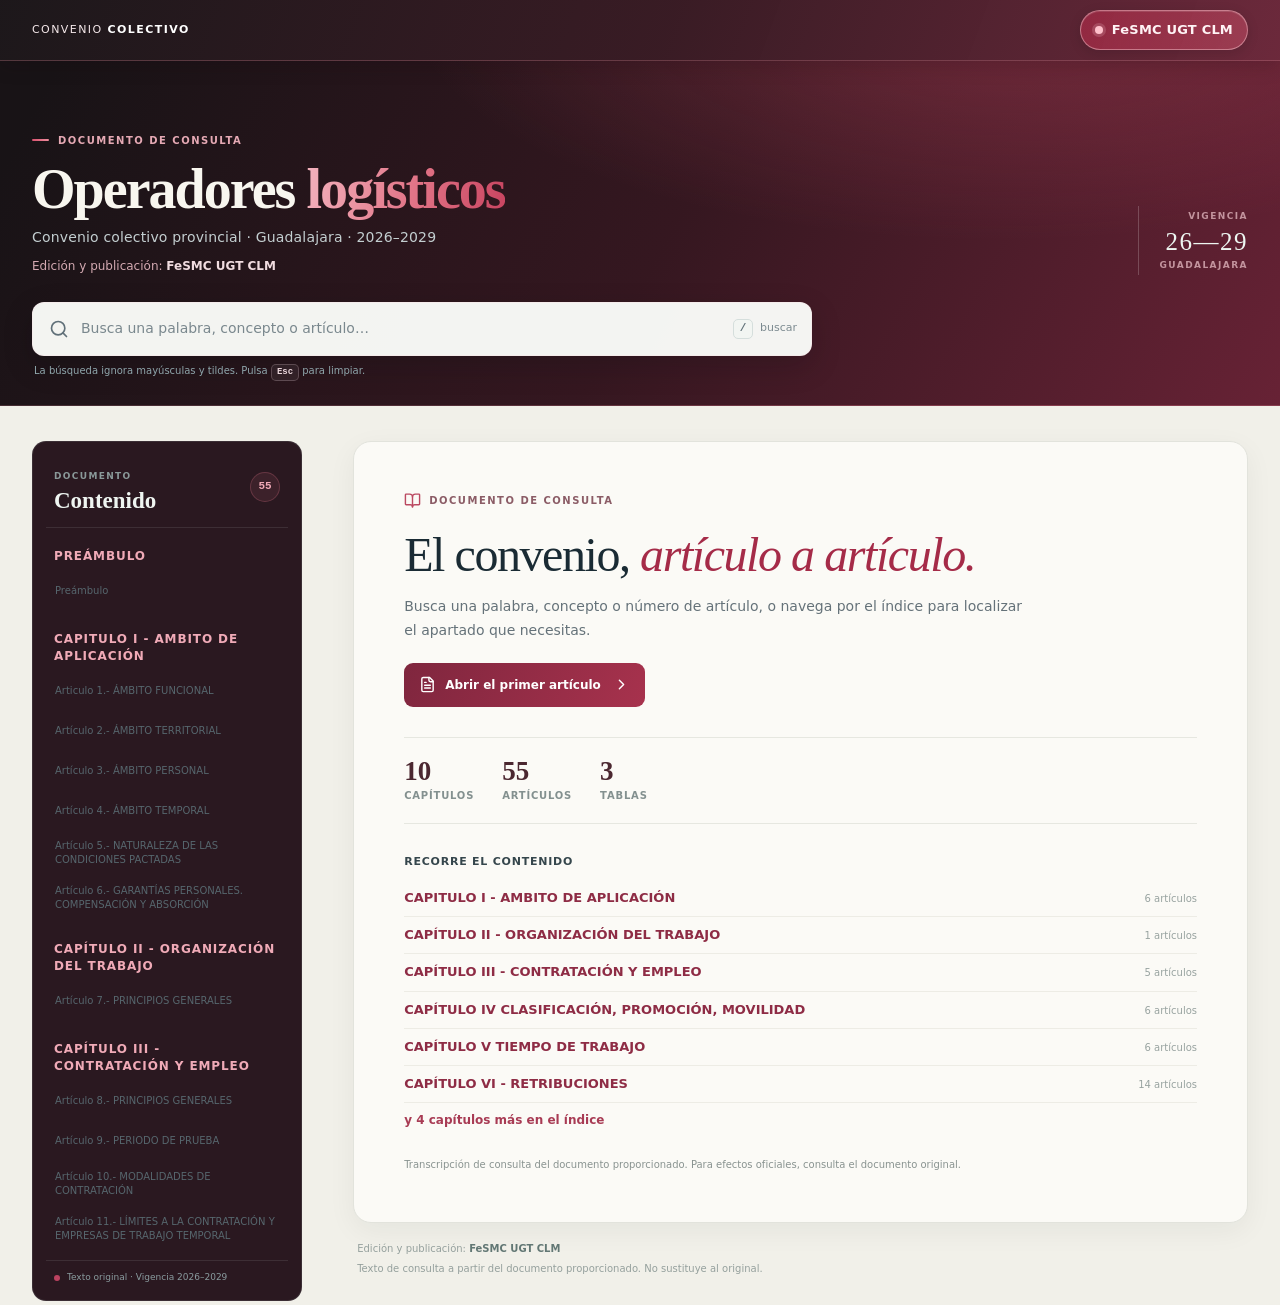
<file: index.html>
<!doctype html>
<html lang="es">
  <head>
    <meta charset="UTF-8" />
    <meta name="viewport" content="width=device-width, initial-scale=1.0" />
    <meta name="theme-color" content="#111c25" />
    <meta name="description" content="Consulta el Convenio Colectivo Provincial de Operadores Logísticos de Guadalajara 2026–2029. Índice por artículos, búsqueda y tablas salariales." />
    <title>Convenio Colectivo de Operadores Logísticos · Guadalajara</title>
    <script type="module" crossorigin src="./assets/index-B6mW_uEr.js"></script>
    <link rel="stylesheet" crossorigin href="./assets/index-S54Q4Ndl.css">
  </head>
  <body>
    <div id="root"></div>
  </body>
</html>
</file>
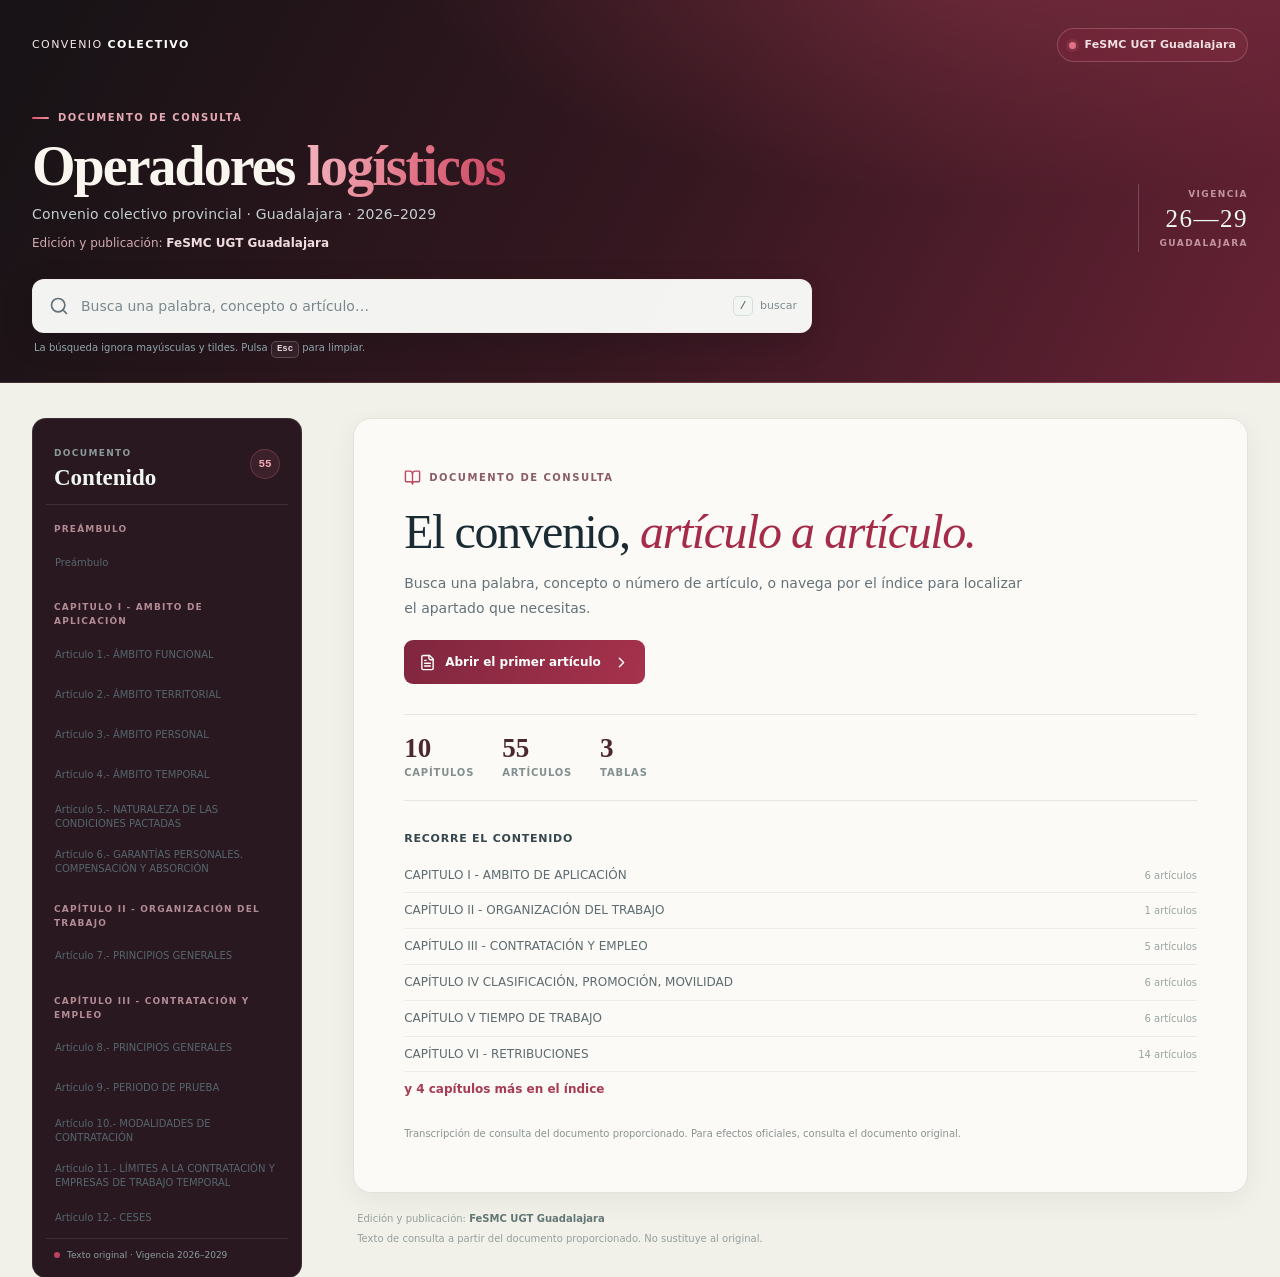
<file: index1.html>
<!doctype html>
<html lang="es">
  <head>
    <meta charset="UTF-8" />
    <meta name="viewport" content="width=device-width, initial-scale=1.0" />
    <meta name="theme-color" content="#111c25" />
    <meta name="description" content="Consulta el Convenio Colectivo Provincial de Operadores Logísticos de Guadalajara 2026–2029. Índice por artículos, búsqueda y tablas salariales." />
    <title>Convenio Colectivo de Operadores Logísticos · Guadalajara</title>
    <script type="module" crossorigin src="./assets/index-BCeor7KU.js"></script>
    <link rel="stylesheet" crossorigin href="./assets/index-DaNsgHGM.css">
  </head>
  <body>
    <div id="root"></div>
  </body>
</html>
</file>
<file: assets/index-S54Q4Ndl.css>
@layer properties{@supports (((-webkit-hyphens:none)) and (not (margin-trim:inline))) or ((-moz-orient:inline) and (not (color:rgb(from red r g b)))){*,:before,:after,::backdrop{--tw-translate-x:0;--tw-translate-y:0;--tw-translate-z:0;--tw-rotate-x:initial;--tw-rotate-y:initial;--tw-rotate-z:initial;--tw-skew-x:initial;--tw-skew-y:initial;--tw-space-y-reverse:0;--tw-space-x-reverse:0;--tw-border-style:solid;--tw-gradient-position:initial;--tw-gradient-from:#0000;--tw-gradient-via:#0000;--tw-gradient-to:#0000;--tw-gradient-stops:initial;--tw-gradient-via-stops:initial;--tw-gradient-from-position:0%;--tw-gradient-via-position:50%;--tw-gradient-to-position:100%;--tw-leading:initial;--tw-font-weight:initial;--tw-tracking:initial;--tw-ordinal:initial;--tw-slashed-zero:initial;--tw-numeric-figure:initial;--tw-numeric-spacing:initial;--tw-numeric-fraction:initial;--tw-shadow:0 0 #0000;--tw-shadow-color:initial;--tw-shadow-alpha:100%;--tw-inset-shadow:0 0 #0000;--tw-inset-shadow-color:initial;--tw-inset-shadow-alpha:100%;--tw-ring-color:initial;--tw-ring-shadow:0 0 #0000;--tw-inset-ring-color:initial;--tw-inset-ring-shadow:0 0 #0000;--tw-ring-inset:initial;--tw-ring-offset-width:0px;--tw-ring-offset-color:#fff;--tw-ring-offset-shadow:0 0 #0000;--tw-outline-style:solid;--tw-backdrop-blur:initial;--tw-backdrop-brightness:initial;--tw-backdrop-contrast:initial;--tw-backdrop-grayscale:initial;--tw-backdrop-hue-rotate:initial;--tw-backdrop-invert:initial;--tw-backdrop-opacity:initial;--tw-backdrop-saturate:initial;--tw-backdrop-sepia:initial;--tw-duration:initial;--tw-ease:initial;--tw-content:""}}}@layer theme{:root,:host{--font-sans:ui-sans-serif,system-ui,sans-serif,"Apple Color Emoji","Segoe UI Emoji","Segoe UI Symbol","Noto Color Emoji";--font-mono:ui-monospace,SFMono-Regular,Menlo,Monaco,Consolas,"Liberation Mono","Courier New",monospace;--color-red-100:oklch(93.6% .032 17.717);--color-red-500:oklch(63.7% .237 25.331);--color-blue-600:oklch(54.6% .245 262.881);--color-blue-700:oklch(48.8% .243 264.376);--color-slate-50:oklch(98.4% .003 247.858);--color-slate-100:oklch(96.8% .007 247.896);--color-slate-600:oklch(44.6% .043 257.281);--color-slate-700:oklch(37.2% .044 257.287);--color-slate-900:oklch(20.8% .042 265.755);--color-black:#000;--color-white:#fff;--spacing:.25rem;--container-xs:20rem;--container-sm:24rem;--container-md:28rem;--container-lg:32rem;--container-2xl:42rem;--container-6xl:72rem;--text-xs:.75rem;--text-xs--line-height:calc(1/.75);--text-sm:.875rem;--text-sm--line-height:calc(1.25/.875);--text-base:1rem;--text-base--line-height: 1.5 ;--text-lg:1.125rem;--text-lg--line-height:calc(1.75/1.125);--text-xl:1.25rem;--text-xl--line-height:calc(1.75/1.25);--text-2xl:1.5rem;--text-2xl--line-height:calc(2/1.5);--text-3xl:1.875rem;--text-3xl--line-height: 1.2 ;--text-4xl:2.25rem;--text-4xl--line-height:calc(2.5/2.25);--font-weight-normal:400;--font-weight-medium:500;--font-weight-semibold:600;--font-weight-bold:700;--tracking-tight:-.025em;--tracking-widest:.1em;--leading-snug:1.375;--leading-normal:1.5;--leading-relaxed:1.625;--radius-xs:.125rem;--radius-sm:.25rem;--radius-md:.375rem;--radius-lg:.5rem;--radius-xl:.75rem;--ease-in-out:cubic-bezier(.4,0,.2,1);--animate-spin:spin 1s linear infinite;--animate-pulse:pulse 2s cubic-bezier(.4,0,.6,1)infinite;--blur-sm:8px;--blur-2xl:40px;--aspect-video:16/9;--default-transition-duration:.15s;--default-transition-timing-function:cubic-bezier(.4,0,.2,1);--default-font-family:var(--font-sans);--default-mono-font-family:var(--font-mono)}}@layer base{*,:after,:before,::backdrop{box-sizing:border-box;border:0 solid;margin:0;padding:0}::file-selector-button{box-sizing:border-box;border:0 solid;margin:0;padding:0}html,:host{-webkit-text-size-adjust:100%;tab-size:4;line-height:1.5;font-family:var(--default-font-family,ui-sans-serif,system-ui,sans-serif,"Apple Color Emoji","Segoe UI Emoji","Segoe UI Symbol","Noto Color Emoji");font-feature-settings:var(--default-font-feature-settings,normal);font-variation-settings:var(--default-font-variation-settings,normal);-webkit-tap-highlight-color:transparent}hr{height:0;color:inherit;border-top-width:1px}abbr:where([title]){-webkit-text-decoration:underline dotted;text-decoration:underline dotted}h1,h2,h3,h4,h5,h6{font-size:inherit;font-weight:inherit}a{color:inherit;-webkit-text-decoration:inherit;text-decoration:inherit}b,strong{font-weight:bolder}code,kbd,samp,pre{font-family:var(--default-mono-font-family,ui-monospace,SFMono-Regular,Menlo,Monaco,Consolas,"Liberation Mono","Courier New",monospace);font-feature-settings:var(--default-mono-font-feature-settings,normal);font-variation-settings:var(--default-mono-font-variation-settings,normal);font-size:1em}small{font-size:80%}sub,sup{vertical-align:baseline;font-size:75%;line-height:0;position:relative}sub{bottom:-.25em}sup{top:-.5em}table{text-indent:0;border-color:inherit;border-collapse:collapse}:-moz-focusring{outline:auto}progress{vertical-align:baseline}summary{display:list-item}ol,ul,menu{list-style:none}img,svg,video,canvas,audio,iframe,embed,object{vertical-align:middle;display:block}img,video{max-width:100%;height:auto}button,input,select,optgroup,textarea{font:inherit;font-feature-settings:inherit;font-variation-settings:inherit;letter-spacing:inherit;color:inherit;opacity:1;background-color:#0000;border-radius:0}::file-selector-button{font:inherit;font-feature-settings:inherit;font-variation-settings:inherit;letter-spacing:inherit;color:inherit;opacity:1;background-color:#0000;border-radius:0}:where(select:is([multiple],[size])) optgroup{font-weight:bolder}:where(select:is([multiple],[size])) optgroup option{padding-inline-start:20px}::file-selector-button{margin-inline-end:4px}::placeholder{opacity:1}@supports (not ((-webkit-appearance:-apple-pay-button))) or (contain-intrinsic-size:1px){::placeholder{color:currentColor}@supports (color:color-mix(in lab,red,red)){::placeholder{color:color-mix(in oklab,currentcolor 50%,transparent)}}}textarea{resize:vertical}::-webkit-search-decoration{-webkit-appearance:none}::-webkit-date-and-time-value{min-height:1lh;text-align:inherit}::-webkit-datetime-edit{display:inline-flex}::-webkit-datetime-edit-fields-wrapper{padding:0}::-webkit-datetime-edit{padding-block:0}::-webkit-datetime-edit-year-field{padding-block:0}::-webkit-datetime-edit-month-field{padding-block:0}::-webkit-datetime-edit-day-field{padding-block:0}::-webkit-datetime-edit-hour-field{padding-block:0}::-webkit-datetime-edit-minute-field{padding-block:0}::-webkit-datetime-edit-second-field{padding-block:0}::-webkit-datetime-edit-millisecond-field{padding-block:0}::-webkit-datetime-edit-meridiem-field{padding-block:0}::-webkit-calendar-picker-indicator{line-height:1}:-moz-ui-invalid{box-shadow:none}button,input:where([type=button],[type=reset],[type=submit]){appearance:button}::file-selector-button{appearance:button}::-webkit-inner-spin-button{height:auto}::-webkit-outer-spin-button{height:auto}[hidden]:where(:not([hidden=until-found])){display:none!important}}@layer components;@layer utilities{.\@container\/card-header{container:card-header/inline-size}.\@container\/field-group{container:field-group/inline-size}.pointer-events-none{pointer-events:none}.invisible{visibility:hidden}.sr-only{clip-path:inset(50%);white-space:nowrap;border-width:0;width:1px;height:1px;margin:-1px;padding:0;position:absolute;overflow:hidden}.absolute{position:absolute}.fixed{position:fixed}.relative{position:relative}.static{position:static}.sticky{position:sticky}.inset-0{inset:calc(var(--spacing)*0)}.inset-x-0{inset-inline:calc(var(--spacing)*0)}.inset-y-0{inset-block:calc(var(--spacing)*0)}.-top-12{top:calc(var(--spacing)*-12)}.top-0{top:calc(var(--spacing)*0)}.top-1\.5{top:calc(var(--spacing)*1.5)}.top-1\/2{top:50%}.top-3\.5{top:calc(var(--spacing)*3.5)}.top-4{top:calc(var(--spacing)*4)}.top-\[1px\]{top:1px}.top-\[50\%\]{top:50%}.top-\[60\%\]{top:60%}.top-full{top:100%}.-right-12{right:calc(var(--spacing)*-12)}.right-0{right:calc(var(--spacing)*0)}.right-1{right:calc(var(--spacing)*1)}.right-2{right:calc(var(--spacing)*2)}.right-3{right:calc(var(--spacing)*3)}.right-4{right:calc(var(--spacing)*4)}.-bottom-12{bottom:calc(var(--spacing)*-12)}.bottom-0{bottom:calc(var(--spacing)*0)}.bottom-4{bottom:calc(var(--spacing)*4)}.-left-12{left:calc(var(--spacing)*-12)}.left-0{left:calc(var(--spacing)*0)}.left-1\/2{left:50%}.left-2{left:calc(var(--spacing)*2)}.left-4{left:calc(var(--spacing)*4)}.left-\[50\%\]{left:50%}.isolate{isolation:isolate}.z-10{z-index:10}.z-20{z-index:20}.z-40{z-index:40}.z-50{z-index:50}.z-\[1\]{z-index:1}.order-first{order:-9999}.order-last{order:9999}.col-start-2{grid-column-start:2}.row-span-2{grid-row:span 2/span 2}.row-start-1{grid-row-start:1}.container{width:100%}@media(min-width:40rem){.container{max-width:40rem}}@media(min-width:48rem){.container{max-width:48rem}}@media(min-width:64rem){.container{max-width:64rem}}@media(min-width:80rem){.container{max-width:80rem}}@media(min-width:96rem){.container{max-width:96rem}}.\!m-0{margin:calc(var(--spacing)*0)!important}.-mx-1{margin-inline:calc(var(--spacing)*-1)}.mx-2{margin-inline:calc(var(--spacing)*2)}.mx-3\.5{margin-inline:calc(var(--spacing)*3.5)}.mx-4{margin-inline:calc(var(--spacing)*4)}.mx-auto{margin-inline:auto}.-my-2{margin-block:calc(var(--spacing)*-2)}.my-0{margin-block:calc(var(--spacing)*0)}.my-0\.5{margin-block:calc(var(--spacing)*.5)}.my-1{margin-block:calc(var(--spacing)*1)}.-mt-4{margin-top:calc(var(--spacing)*-4)}.mt-1{margin-top:calc(var(--spacing)*1)}.mt-1\.5{margin-top:calc(var(--spacing)*1.5)}.mt-2{margin-top:calc(var(--spacing)*2)}.mt-4{margin-top:calc(var(--spacing)*4)}.mt-12{margin-top:calc(var(--spacing)*12)}.mt-auto{margin-top:auto}.mr-2{margin-right:calc(var(--spacing)*2)}.mb-1{margin-bottom:calc(var(--spacing)*1)}.mb-2{margin-bottom:calc(var(--spacing)*2)}.mb-3{margin-bottom:calc(var(--spacing)*3)}.mb-4{margin-bottom:calc(var(--spacing)*4)}.mb-6{margin-bottom:calc(var(--spacing)*6)}.mb-8{margin-bottom:calc(var(--spacing)*8)}.-ml-4{margin-left:calc(var(--spacing)*-4)}.ml-1{margin-left:calc(var(--spacing)*1)}.ml-2{margin-left:calc(var(--spacing)*2)}.ml-4{margin-left:calc(var(--spacing)*4)}.ml-auto{margin-left:auto}.line-clamp-1{-webkit-line-clamp:1;-webkit-box-orient:vertical;display:-webkit-box;overflow:hidden}.line-clamp-2{-webkit-line-clamp:2;-webkit-box-orient:vertical;display:-webkit-box;overflow:hidden}.block{display:block}.flex{display:flex}.grid{display:grid}.hidden{display:none}.inline-flex{display:inline-flex}.table{display:table}.table-caption{display:table-caption}.table-cell{display:table-cell}.table-row{display:table-row}.field-sizing-content{field-sizing:content}.aspect-square{aspect-ratio:1}.aspect-video{aspect-ratio:var(--aspect-video)}.size-\(--cell-size\){width:var(--cell-size);height:var(--cell-size)}.size-2{width:calc(var(--spacing)*2);height:calc(var(--spacing)*2)}.size-2\.5{width:calc(var(--spacing)*2.5);height:calc(var(--spacing)*2.5)}.size-3{width:calc(var(--spacing)*3);height:calc(var(--spacing)*3)}.size-3\.5{width:calc(var(--spacing)*3.5);height:calc(var(--spacing)*3.5)}.size-4{width:calc(var(--spacing)*4);height:calc(var(--spacing)*4)}.size-6{width:calc(var(--spacing)*6);height:calc(var(--spacing)*6)}.size-7{width:calc(var(--spacing)*7);height:calc(var(--spacing)*7)}.size-8{width:calc(var(--spacing)*8);height:calc(var(--spacing)*8)}.size-9{width:calc(var(--spacing)*9);height:calc(var(--spacing)*9)}.size-10{width:calc(var(--spacing)*10);height:calc(var(--spacing)*10)}.size-12{width:calc(var(--spacing)*12);height:calc(var(--spacing)*12)}.size-auto{width:auto;height:auto}.size-full{width:100%;height:100%}.h-\(--cell-size\){height:var(--cell-size)}.h-1\.5{height:calc(var(--spacing)*1.5)}.h-2{height:calc(var(--spacing)*2)}.h-2\.5{height:calc(var(--spacing)*2.5)}.h-3{height:calc(var(--spacing)*3)}.h-4{height:calc(var(--spacing)*4)}.h-5{height:calc(var(--spacing)*5)}.h-6{height:calc(var(--spacing)*6)}.h-7{height:calc(var(--spacing)*7)}.h-8{height:calc(var(--spacing)*8)}.h-9{height:calc(var(--spacing)*9)}.h-10{height:calc(var(--spacing)*10)}.h-12{height:calc(var(--spacing)*12)}.h-14{height:calc(var(--spacing)*14)}.h-16{height:calc(var(--spacing)*16)}.h-32{height:calc(var(--spacing)*32)}.h-64{height:calc(var(--spacing)*64)}.h-\[1\.15rem\]{height:1.15rem}.h-\[38px\]{height:38px}.h-\[200px\]{height:200px}.h-\[500px\]{height:500px}.h-\[calc\(100\%-1px\)\]{height:calc(100% - 1px)}.h-\[var\(--radix-navigation-menu-viewport-height\)\]{height:var(--radix-navigation-menu-viewport-height)}.h-\[var\(--radix-select-trigger-height\)\]{height:var(--radix-select-trigger-height)}.h-auto{height:auto}.h-full{height:100%}.h-px{height:1px}.h-svh{height:100svh}.max-h-\(--radix-context-menu-content-available-height\){max-height:var(--radix-context-menu-content-available-height)}.max-h-\(--radix-dropdown-menu-content-available-height\){max-height:var(--radix-dropdown-menu-content-available-height)}.max-h-\(--radix-select-content-available-height\){max-height:var(--radix-select-content-available-height)}.max-h-32{max-height:calc(var(--spacing)*32)}.max-h-\[300px\]{max-height:300px}.min-h-0{min-height:calc(var(--spacing)*0)}.min-h-4{min-height:calc(var(--spacing)*4)}.min-h-9{min-height:calc(var(--spacing)*9)}.min-h-16{min-height:calc(var(--spacing)*16)}.min-h-\[200px\]{min-height:200px}.min-h-screen{min-height:100vh}.min-h-svh{min-height:100svh}.w-\(--cell-size\){width:var(--cell-size)}.w-\(--sidebar-width\){width:var(--sidebar-width)}.w-0{width:calc(var(--spacing)*0)}.w-1{width:calc(var(--spacing)*1)}.w-1\/2{width:50%}.w-2{width:calc(var(--spacing)*2)}.w-2\.5{width:calc(var(--spacing)*2.5)}.w-3{width:calc(var(--spacing)*3)}.w-3\/4{width:75%}.w-4{width:calc(var(--spacing)*4)}.w-5{width:calc(var(--spacing)*5)}.w-8{width:calc(var(--spacing)*8)}.w-9{width:calc(var(--spacing)*9)}.w-10{width:calc(var(--spacing)*10)}.w-16{width:calc(var(--spacing)*16)}.w-20{width:calc(var(--spacing)*20)}.w-24{width:calc(var(--spacing)*24)}.w-32{width:calc(var(--spacing)*32)}.w-48{width:calc(var(--spacing)*48)}.w-64{width:calc(var(--spacing)*64)}.w-72{width:calc(var(--spacing)*72)}.w-\[38px\]{width:38px}.w-\[100px\]{width:100px}.w-\[280px\]{width:280px}.w-\[400px\]{width:400px}.w-auto{width:auto}.w-fit{width:fit-content}.w-full{width:100%}.w-max{width:max-content}.w-px{width:1px}.max-w-\(--skeleton-width\){max-width:var(--skeleton-width)}.max-w-2xl{max-width:var(--container-2xl)}.max-w-6xl{max-width:var(--container-6xl)}.max-w-\[80\%\]{max-width:80%}.max-w-\[calc\(100\%-2rem\)\]{max-width:calc(100% - 2rem)}.max-w-lg{max-width:var(--container-lg)}.max-w-max{max-width:max-content}.max-w-md{max-width:var(--container-md)}.max-w-none{max-width:none}.max-w-sm{max-width:var(--container-sm)}.max-w-xs{max-width:var(--container-xs)}.min-w-\(--cell-size\){min-width:var(--cell-size)}.min-w-0{min-width:calc(var(--spacing)*0)}.min-w-5{min-width:calc(var(--spacing)*5)}.min-w-8{min-width:calc(var(--spacing)*8)}.min-w-9{min-width:calc(var(--spacing)*9)}.min-w-10{min-width:calc(var(--spacing)*10)}.min-w-\[8rem\]{min-width:8rem}.min-w-\[12rem\]{min-width:12rem}.min-w-\[var\(--radix-select-trigger-width\)\]{min-width:var(--radix-select-trigger-width)}.flex-1{flex:1}.flex-shrink-0,.shrink-0{flex-shrink:0}.grow{flex-grow:1}.grow-0{flex-grow:0}.basis-full{flex-basis:100%}.caption-bottom{caption-side:bottom}.border-collapse{border-collapse:collapse}.origin-\(--radix-context-menu-content-transform-origin\){transform-origin:var(--radix-context-menu-content-transform-origin)}.origin-\(--radix-dropdown-menu-content-transform-origin\){transform-origin:var(--radix-dropdown-menu-content-transform-origin)}.origin-\(--radix-hover-card-content-transform-origin\){transform-origin:var(--radix-hover-card-content-transform-origin)}.origin-\(--radix-menubar-content-transform-origin\){transform-origin:var(--radix-menubar-content-transform-origin)}.origin-\(--radix-popover-content-transform-origin\){transform-origin:var(--radix-popover-content-transform-origin)}.origin-\(--radix-select-content-transform-origin\){transform-origin:var(--radix-select-content-transform-origin)}.origin-\(--radix-tooltip-content-transform-origin\){transform-origin:var(--radix-tooltip-content-transform-origin)}.-translate-x-1\/2{--tw-translate-x: -50% ;translate:var(--tw-translate-x)var(--tw-translate-y)}.-translate-x-px{--tw-translate-x:-1px;translate:var(--tw-translate-x)var(--tw-translate-y)}.translate-x-\[-50\%\]{--tw-translate-x:-50%;translate:var(--tw-translate-x)var(--tw-translate-y)}.translate-x-px{--tw-translate-x:1px;translate:var(--tw-translate-x)var(--tw-translate-y)}.-translate-y-1\/2{--tw-translate-y: -50% ;translate:var(--tw-translate-x)var(--tw-translate-y)}.translate-y-0\.5{--tw-translate-y:calc(var(--spacing)*.5);translate:var(--tw-translate-x)var(--tw-translate-y)}.translate-y-\[-50\%\]{--tw-translate-y:-50%;translate:var(--tw-translate-x)var(--tw-translate-y)}.translate-y-\[calc\(-50\%_-_2px\)\]{--tw-translate-y: calc(-50% - 2px) ;translate:var(--tw-translate-x)var(--tw-translate-y)}.rotate-45{rotate:45deg}.rotate-90{rotate:90deg}.transform{transform:var(--tw-rotate-x,)var(--tw-rotate-y,)var(--tw-rotate-z,)var(--tw-skew-x,)var(--tw-skew-y,)}.animate-pulse{animation:var(--animate-pulse)}.animate-spin{animation:var(--animate-spin)}.cursor-col-resize{cursor:col-resize}.cursor-default{cursor:default}.cursor-pointer{cursor:pointer}.cursor-text{cursor:text}.touch-none{touch-action:none}.resize-none{resize:none}.scroll-my-1{scroll-margin-block:calc(var(--spacing)*1)}.scroll-py-1{scroll-padding-block:calc(var(--spacing)*1)}.list-disc{list-style-type:disc}.list-none{list-style-type:none}.auto-rows-min{grid-auto-rows:min-content}.grid-cols-1{grid-template-columns:repeat(1,minmax(0,1fr))}.grid-cols-2{grid-template-columns:repeat(2,minmax(0,1fr))}.grid-cols-3{grid-template-columns:repeat(3,minmax(0,1fr))}.grid-cols-\[0_1fr\]{grid-template-columns:0 1fr}.grid-rows-\[auto_auto\]{grid-template-rows:auto auto}.flex-col{flex-direction:column}.flex-col-reverse{flex-direction:column-reverse}.flex-row{flex-direction:row}.flex-wrap{flex-wrap:wrap}.items-center{align-items:center}.items-end{align-items:flex-end}.items-start{align-items:flex-start}.items-stretch{align-items:stretch}.justify-between{justify-content:space-between}.justify-center{justify-content:center}.justify-end{justify-content:flex-end}.justify-start{justify-content:flex-start}.justify-items-start{justify-items:start}.gap-0{gap:calc(var(--spacing)*0)}.gap-0\.5{gap:calc(var(--spacing)*.5)}.gap-1{gap:calc(var(--spacing)*1)}.gap-1\.5{gap:calc(var(--spacing)*1.5)}.gap-2{gap:calc(var(--spacing)*2)}.gap-2\.5{gap:calc(var(--spacing)*2.5)}.gap-3{gap:calc(var(--spacing)*3)}.gap-4{gap:calc(var(--spacing)*4)}.gap-6{gap:calc(var(--spacing)*6)}.gap-7{gap:calc(var(--spacing)*7)}.gap-8{gap:calc(var(--spacing)*8)}:where(.space-y-1>:not(:last-child)){--tw-space-y-reverse:0;margin-block-start:calc(calc(var(--spacing)*1)*var(--tw-space-y-reverse));margin-block-end:calc(calc(var(--spacing)*1)*calc(1 - var(--tw-space-y-reverse)))}:where(.space-y-2>:not(:last-child)){--tw-space-y-reverse:0;margin-block-start:calc(calc(var(--spacing)*2)*var(--tw-space-y-reverse));margin-block-end:calc(calc(var(--spacing)*2)*calc(1 - var(--tw-space-y-reverse)))}:where(.space-y-3>:not(:last-child)){--tw-space-y-reverse:0;margin-block-start:calc(calc(var(--spacing)*3)*var(--tw-space-y-reverse));margin-block-end:calc(calc(var(--spacing)*3)*calc(1 - var(--tw-space-y-reverse)))}:where(.space-y-4>:not(:last-child)){--tw-space-y-reverse:0;margin-block-start:calc(calc(var(--spacing)*4)*var(--tw-space-y-reverse));margin-block-end:calc(calc(var(--spacing)*4)*calc(1 - var(--tw-space-y-reverse)))}:where(.space-y-6>:not(:last-child)){--tw-space-y-reverse:0;margin-block-start:calc(calc(var(--spacing)*6)*var(--tw-space-y-reverse));margin-block-end:calc(calc(var(--spacing)*6)*calc(1 - var(--tw-space-y-reverse)))}:where(.space-y-12>:not(:last-child)){--tw-space-y-reverse:0;margin-block-start:calc(calc(var(--spacing)*12)*var(--tw-space-y-reverse));margin-block-end:calc(calc(var(--spacing)*12)*calc(1 - var(--tw-space-y-reverse)))}:where(.space-x-2>:not(:last-child)){--tw-space-x-reverse:0;margin-inline-start:calc(calc(var(--spacing)*2)*var(--tw-space-x-reverse));margin-inline-end:calc(calc(var(--spacing)*2)*calc(1 - var(--tw-space-x-reverse)))}.gap-y-0\.5{row-gap:calc(var(--spacing)*.5)}.self-start{align-self:flex-start}.self-stretch{align-self:stretch}.justify-self-end{justify-self:flex-end}.truncate{text-overflow:ellipsis;white-space:nowrap;overflow:hidden}.overflow-auto{overflow:auto}.overflow-hidden{overflow:hidden}.overflow-x-auto{overflow-x:auto}.overflow-x-hidden{overflow-x:hidden}.overflow-y-auto{overflow-y:auto}.rounded{border-radius:.25rem}.rounded-\[2px\]{border-radius:2px}.rounded-\[4px\]{border-radius:4px}.rounded-\[10px\]{border-radius:10px}.rounded-\[20px\]{border-radius:20px}.rounded-\[calc\(var\(--radius\)-5px\)\]{border-radius:calc(var(--radius) - 5px)}.rounded-\[inherit\]{border-radius:inherit}.rounded-full{border-radius:3.40282e38px}.rounded-lg{border-radius:var(--radius-lg)}.rounded-md{border-radius:var(--radius-md)}.rounded-none{border-radius:0}.rounded-sm{border-radius:var(--radius-sm)}.rounded-xl{border-radius:var(--radius-xl)}.rounded-xs{border-radius:var(--radius-xs)}.rounded-l-md{border-top-left-radius:var(--radius-md);border-bottom-left-radius:var(--radius-md)}.rounded-tl-sm{border-top-left-radius:var(--radius-sm)}.rounded-r-md{border-top-right-radius:var(--radius-md);border-bottom-right-radius:var(--radius-md)}.border{border-style:var(--tw-border-style);border-width:1px}.border-0{border-style:var(--tw-border-style);border-width:0}.border-\[1\.5px\]{border-style:var(--tw-border-style);border-width:1.5px}.border-y{border-block-style:var(--tw-border-style);border-block-width:1px}.border-t{border-top-style:var(--tw-border-style);border-top-width:1px}.border-r{border-right-style:var(--tw-border-style);border-right-width:1px}.border-r-0{border-right-style:var(--tw-border-style);border-right-width:0}.border-b{border-bottom-style:var(--tw-border-style);border-bottom-width:1px}.border-l{border-left-style:var(--tw-border-style);border-left-width:1px}.border-dashed{--tw-border-style:dashed;border-style:dashed}.border-\(--color-border\){border-color:var(--color-border)}.border-\[rgba\(0\,0\,0\,0\.08\)\]{border-color:#00000014}.border-transparent{border-color:#0000}.border-t-transparent{border-top-color:#0000}.border-l-transparent{border-left-color:#0000}.bg-\(--color-bg\){background-color:var(--color-bg)}.bg-\[\#1a1a19\]{background-color:#1a1a19}.bg-\[\#f8f8f7\]{background-color:#f8f8f7}.bg-black\/50{background-color:#00000080}@supports (color:color-mix(in lab,red,red)){.bg-black\/50{background-color:color-mix(in oklab,var(--color-black)50%,transparent)}}.bg-blue-600{background-color:var(--color-blue-600)}.bg-red-100{background-color:var(--color-red-100)}.bg-transparent{background-color:#0000}.bg-white{background-color:var(--color-white)}.bg-white\/80{background-color:#fffc}@supports (color:color-mix(in lab,red,red)){.bg-white\/80{background-color:color-mix(in oklab,var(--color-white)80%,transparent)}}.bg-gradient-to-br{--tw-gradient-position:to bottom right in oklab;background-image:linear-gradient(var(--tw-gradient-stops))}.from-slate-50{--tw-gradient-from:var(--color-slate-50);--tw-gradient-stops:var(--tw-gradient-via-stops,var(--tw-gradient-position),var(--tw-gradient-from)var(--tw-gradient-from-position),var(--tw-gradient-to)var(--tw-gradient-to-position))}.to-slate-100{--tw-gradient-to:var(--color-slate-100);--tw-gradient-stops:var(--tw-gradient-via-stops,var(--tw-gradient-position),var(--tw-gradient-from)var(--tw-gradient-from-position),var(--tw-gradient-to)var(--tw-gradient-to-position))}.fill-current{fill:currentColor}.p-0{padding:calc(var(--spacing)*0)}.p-1{padding:calc(var(--spacing)*1)}.p-2{padding:calc(var(--spacing)*2)}.p-3{padding:calc(var(--spacing)*3)}.p-4{padding:calc(var(--spacing)*4)}.p-5{padding:calc(var(--spacing)*5)}.p-6{padding:calc(var(--spacing)*6)}.p-8{padding:calc(var(--spacing)*8)}.p-\[3px\]{padding:3px}.p-px{padding:1px}.px-\(--cell-size\){padding-inline:var(--cell-size)}.px-1{padding-inline:calc(var(--spacing)*1)}.px-1\.5{padding-inline:calc(var(--spacing)*1.5)}.px-2{padding-inline:calc(var(--spacing)*2)}.px-2\.5{padding-inline:calc(var(--spacing)*2.5)}.px-3{padding-inline:calc(var(--spacing)*3)}.px-4{padding-inline:calc(var(--spacing)*4)}.px-5{padding-inline:calc(var(--spacing)*5)}.px-6{padding-inline:calc(var(--spacing)*6)}.py-0\.5{padding-block:calc(var(--spacing)*.5)}.py-1{padding-block:calc(var(--spacing)*1)}.py-1\.5{padding-block:calc(var(--spacing)*1.5)}.py-2{padding-block:calc(var(--spacing)*2)}.py-2\.5{padding-block:calc(var(--spacing)*2.5)}.py-3{padding-block:calc(var(--spacing)*3)}.py-4{padding-block:calc(var(--spacing)*4)}.py-5{padding-block:calc(var(--spacing)*5)}.py-6{padding-block:calc(var(--spacing)*6)}.pt-0{padding-top:calc(var(--spacing)*0)}.pt-3{padding-top:calc(var(--spacing)*3)}.pt-4{padding-top:calc(var(--spacing)*4)}.pt-6{padding-top:calc(var(--spacing)*6)}.pt-8{padding-top:calc(var(--spacing)*8)}.pt-12{padding-top:calc(var(--spacing)*12)}.pr-1{padding-right:calc(var(--spacing)*1)}.pr-2{padding-right:calc(var(--spacing)*2)}.pr-2\.5{padding-right:calc(var(--spacing)*2.5)}.pr-3{padding-right:calc(var(--spacing)*3)}.pr-8{padding-right:calc(var(--spacing)*8)}.pb-3{padding-bottom:calc(var(--spacing)*3)}.pb-4{padding-bottom:calc(var(--spacing)*4)}.pb-8{padding-bottom:calc(var(--spacing)*8)}.pl-2{padding-left:calc(var(--spacing)*2)}.pl-3{padding-left:calc(var(--spacing)*3)}.pl-4{padding-left:calc(var(--spacing)*4)}.pl-8{padding-left:calc(var(--spacing)*8)}.text-center{text-align:center}.text-left{text-align:left}.text-right{text-align:right}.align-middle{vertical-align:middle}.font-mono{font-family:var(--font-mono)}.font-sans{font-family:var(--font-sans)}.text-2xl{font-size:var(--text-2xl);line-height:var(--tw-leading,var(--text-2xl--line-height))}.text-3xl{font-size:var(--text-3xl);line-height:var(--tw-leading,var(--text-3xl--line-height))}.text-4xl{font-size:var(--text-4xl);line-height:var(--tw-leading,var(--text-4xl--line-height))}.text-base{font-size:var(--text-base);line-height:var(--tw-leading,var(--text-base--line-height))}.text-lg{font-size:var(--text-lg);line-height:var(--tw-leading,var(--text-lg--line-height))}.text-sm{font-size:var(--text-sm);line-height:var(--tw-leading,var(--text-sm--line-height))}.text-sm\/relaxed{font-size:var(--text-sm);line-height:var(--leading-relaxed)}.text-xl{font-size:var(--text-xl);line-height:var(--tw-leading,var(--text-xl--line-height))}.text-xs{font-size:var(--text-xs);line-height:var(--tw-leading,var(--text-xs--line-height))}.text-\[0\.8rem\]{font-size:.8rem}.leading-5{--tw-leading:calc(var(--spacing)*5);line-height:calc(var(--spacing)*5)}.leading-\[26px\]{--tw-leading:26px;line-height:26px}.leading-none{--tw-leading:1;line-height:1}.leading-normal{--tw-leading:var(--leading-normal);line-height:var(--leading-normal)}.leading-relaxed{--tw-leading:var(--leading-relaxed);line-height:var(--leading-relaxed)}.leading-snug{--tw-leading:var(--leading-snug);line-height:var(--leading-snug)}.font-bold{--tw-font-weight:var(--font-weight-bold);font-weight:var(--font-weight-bold)}.font-medium{--tw-font-weight:var(--font-weight-medium);font-weight:var(--font-weight-medium)}.font-normal{--tw-font-weight:var(--font-weight-normal);font-weight:var(--font-weight-normal)}.font-semibold{--tw-font-weight:var(--font-weight-semibold);font-weight:var(--font-weight-semibold)}.tracking-\[-0\.44px\]{--tw-tracking:-.44px;letter-spacing:-.44px}.tracking-\[-0\.154px\]{--tw-tracking:-.154px;letter-spacing:-.154px}.tracking-tight{--tw-tracking:var(--tracking-tight);letter-spacing:var(--tracking-tight)}.tracking-widest{--tw-tracking:var(--tracking-widest);letter-spacing:var(--tracking-widest)}.text-balance{text-wrap:balance}.break-words{overflow-wrap:break-word}.whitespace-break-spaces{white-space:break-spaces}.whitespace-nowrap{white-space:nowrap}.whitespace-pre-wrap{white-space:pre-wrap}.text-\[\#34322d\]{color:#34322d}.text-\[\#858481\]{color:#858481}.text-current{color:currentColor}.text-red-500{color:var(--color-red-500)}.text-slate-600{color:var(--color-slate-600)}.text-slate-700{color:var(--color-slate-700)}.text-slate-900{color:var(--color-slate-900)}.text-white{color:var(--color-white)}.italic{font-style:italic}.tabular-nums{--tw-numeric-spacing:tabular-nums;font-variant-numeric:var(--tw-ordinal,)var(--tw-slashed-zero,)var(--tw-numeric-figure,)var(--tw-numeric-spacing,)var(--tw-numeric-fraction,)}.underline{text-decoration-line:underline}.underline-offset-4{text-underline-offset:4px}.opacity-0{opacity:0}.opacity-20{opacity:.2}.opacity-50{opacity:.5}.opacity-70{opacity:.7}.opacity-90{opacity:.9}.opacity-100{opacity:1}.shadow{--tw-shadow:0 1px 3px 0 var(--tw-shadow-color,#0000001a),0 1px 2px -1px var(--tw-shadow-color,#0000001a);box-shadow:var(--tw-inset-shadow),var(--tw-inset-ring-shadow),var(--tw-ring-offset-shadow),var(--tw-ring-shadow),var(--tw-shadow)}.shadow-\[0_0_0_1px_hsl\(var\(--sidebar-border\)\)\]{--tw-shadow:0 0 0 1px var(--tw-shadow-color,hsl(var(--sidebar-border)));box-shadow:var(--tw-inset-shadow),var(--tw-inset-ring-shadow),var(--tw-ring-offset-shadow),var(--tw-ring-shadow),var(--tw-shadow)}.shadow-\[0px_4px_11px_0px_rgba\(0\,0\,0\,0\.08\)\]{--tw-shadow:0px 4px 11px 0px var(--tw-shadow-color,#00000014);box-shadow:var(--tw-inset-shadow),var(--tw-inset-ring-shadow),var(--tw-ring-offset-shadow),var(--tw-ring-shadow),var(--tw-shadow)}.shadow-lg{--tw-shadow:0 10px 15px -3px var(--tw-shadow-color,#0000001a),0 4px 6px -4px var(--tw-shadow-color,#0000001a);box-shadow:var(--tw-inset-shadow),var(--tw-inset-ring-shadow),var(--tw-ring-offset-shadow),var(--tw-ring-shadow),var(--tw-shadow)}.shadow-md{--tw-shadow:0 4px 6px -1px var(--tw-shadow-color,#0000001a),0 2px 4px -2px var(--tw-shadow-color,#0000001a);box-shadow:var(--tw-inset-shadow),var(--tw-inset-ring-shadow),var(--tw-ring-offset-shadow),var(--tw-ring-shadow),var(--tw-shadow)}.shadow-none{--tw-shadow:0 0 #0000;box-shadow:var(--tw-inset-shadow),var(--tw-inset-ring-shadow),var(--tw-ring-offset-shadow),var(--tw-ring-shadow),var(--tw-shadow)}.shadow-sm{--tw-shadow:0 1px 3px 0 var(--tw-shadow-color,#0000001a),0 1px 2px -1px var(--tw-shadow-color,#0000001a);box-shadow:var(--tw-inset-shadow),var(--tw-inset-ring-shadow),var(--tw-ring-offset-shadow),var(--tw-ring-shadow),var(--tw-shadow)}.shadow-xl{--tw-shadow:0 20px 25px -5px var(--tw-shadow-color,#0000001a),0 8px 10px -6px var(--tw-shadow-color,#0000001a);box-shadow:var(--tw-inset-shadow),var(--tw-inset-ring-shadow),var(--tw-ring-offset-shadow),var(--tw-ring-shadow),var(--tw-shadow)}.shadow-xs{--tw-shadow:0 1px 2px 0 var(--tw-shadow-color,#0000000d);box-shadow:var(--tw-inset-shadow),var(--tw-inset-ring-shadow),var(--tw-ring-offset-shadow),var(--tw-ring-shadow),var(--tw-shadow)}.ring-0{--tw-ring-shadow:var(--tw-ring-inset,)0 0 0 calc(0px + var(--tw-ring-offset-width))var(--tw-ring-color,currentcolor);box-shadow:var(--tw-inset-shadow),var(--tw-inset-ring-shadow),var(--tw-ring-offset-shadow),var(--tw-ring-shadow),var(--tw-shadow)}.outline-hidden{--tw-outline-style:none;outline-style:none}@media(forced-colors:active){.outline-hidden{outline-offset:2px;outline:2px solid #0000}}.outline{outline-style:var(--tw-outline-style);outline-width:1px}.backdrop-blur{--tw-backdrop-blur:blur(8px);-webkit-backdrop-filter:var(--tw-backdrop-blur,)var(--tw-backdrop-brightness,)var(--tw-backdrop-contrast,)var(--tw-backdrop-grayscale,)var(--tw-backdrop-hue-rotate,)var(--tw-backdrop-invert,)var(--tw-backdrop-opacity,)var(--tw-backdrop-saturate,)var(--tw-backdrop-sepia,);backdrop-filter:var(--tw-backdrop-blur,)var(--tw-backdrop-brightness,)var(--tw-backdrop-contrast,)var(--tw-backdrop-grayscale,)var(--tw-backdrop-hue-rotate,)var(--tw-backdrop-invert,)var(--tw-backdrop-opacity,)var(--tw-backdrop-saturate,)var(--tw-backdrop-sepia,)}.backdrop-blur-2xl{--tw-backdrop-blur:blur(var(--blur-2xl));-webkit-backdrop-filter:var(--tw-backdrop-blur,)var(--tw-backdrop-brightness,)var(--tw-backdrop-contrast,)var(--tw-backdrop-grayscale,)var(--tw-backdrop-hue-rotate,)var(--tw-backdrop-invert,)var(--tw-backdrop-opacity,)var(--tw-backdrop-saturate,)var(--tw-backdrop-sepia,);backdrop-filter:var(--tw-backdrop-blur,)var(--tw-backdrop-brightness,)var(--tw-backdrop-contrast,)var(--tw-backdrop-grayscale,)var(--tw-backdrop-hue-rotate,)var(--tw-backdrop-invert,)var(--tw-backdrop-opacity,)var(--tw-backdrop-saturate,)var(--tw-backdrop-sepia,)}.backdrop-blur-sm{--tw-backdrop-blur:blur(var(--blur-sm));-webkit-backdrop-filter:var(--tw-backdrop-blur,)var(--tw-backdrop-brightness,)var(--tw-backdrop-contrast,)var(--tw-backdrop-grayscale,)var(--tw-backdrop-hue-rotate,)var(--tw-backdrop-invert,)var(--tw-backdrop-opacity,)var(--tw-backdrop-saturate,)var(--tw-backdrop-sepia,);backdrop-filter:var(--tw-backdrop-blur,)var(--tw-backdrop-brightness,)var(--tw-backdrop-contrast,)var(--tw-backdrop-grayscale,)var(--tw-backdrop-hue-rotate,)var(--tw-backdrop-invert,)var(--tw-backdrop-opacity,)var(--tw-backdrop-saturate,)var(--tw-backdrop-sepia,)}.transition{transition-property:color,background-color,border-color,outline-color,text-decoration-color,fill,stroke,--tw-gradient-from,--tw-gradient-via,--tw-gradient-to,opacity,box-shadow,transform,translate,scale,rotate,filter,-webkit-backdrop-filter,backdrop-filter,display,content-visibility,overlay,pointer-events;transition-timing-function:var(--tw-ease,var(--default-transition-timing-function));transition-duration:var(--tw-duration,var(--default-transition-duration))}.transition-\[color\,box-shadow\]{transition-property:color,box-shadow;transition-timing-function:var(--tw-ease,var(--default-transition-timing-function));transition-duration:var(--tw-duration,var(--default-transition-duration))}.transition-\[left\,right\,width\]{transition-property:left,right,width;transition-timing-function:var(--tw-ease,var(--default-transition-timing-function));transition-duration:var(--tw-duration,var(--default-transition-duration))}.transition-\[margin\,opacity\]{transition-property:margin,opacity;transition-timing-function:var(--tw-ease,var(--default-transition-timing-function));transition-duration:var(--tw-duration,var(--default-transition-duration))}.transition-\[width\,height\,padding\]{transition-property:width,height,padding;transition-timing-function:var(--tw-ease,var(--default-transition-timing-function));transition-duration:var(--tw-duration,var(--default-transition-duration))}.transition-\[width\]{transition-property:width;transition-timing-function:var(--tw-ease,var(--default-transition-timing-function));transition-duration:var(--tw-duration,var(--default-transition-duration))}.transition-all{transition-property:all;transition-timing-function:var(--tw-ease,var(--default-transition-timing-function));transition-duration:var(--tw-duration,var(--default-transition-duration))}.transition-colors{transition-property:color,background-color,border-color,outline-color,text-decoration-color,fill,stroke,--tw-gradient-from,--tw-gradient-via,--tw-gradient-to;transition-timing-function:var(--tw-ease,var(--default-transition-timing-function));transition-duration:var(--tw-duration,var(--default-transition-duration))}.transition-opacity{transition-property:opacity;transition-timing-function:var(--tw-ease,var(--default-transition-timing-function));transition-duration:var(--tw-duration,var(--default-transition-duration))}.transition-shadow{transition-property:box-shadow;transition-timing-function:var(--tw-ease,var(--default-transition-timing-function));transition-duration:var(--tw-duration,var(--default-transition-duration))}.transition-transform{transition-property:transform,translate,scale,rotate;transition-timing-function:var(--tw-ease,var(--default-transition-timing-function));transition-duration:var(--tw-duration,var(--default-transition-duration))}.transition-none{transition-property:none}.duration-100{--tw-duration:.1s;transition-duration:.1s}.duration-200{--tw-duration:.2s;transition-duration:.2s}.duration-300{--tw-duration:.3s;transition-duration:.3s}.duration-1000{--tw-duration:1s;transition-duration:1s}.ease-in-out{--tw-ease:var(--ease-in-out);transition-timing-function:var(--ease-in-out)}.ease-linear{--tw-ease:linear;transition-timing-function:linear}.outline-none{--tw-outline-style:none;outline-style:none}.select-none{-webkit-user-select:none;user-select:none}.\[--cell-size\:--spacing\(8\)\]{--cell-size:calc(var(--spacing)*8)}.group-focus-within\/menu-item\:opacity-100:is(:where(.group\/menu-item):focus-within *){opacity:1}@media(hover:hover){.group-hover\/menu-item\:opacity-100:is(:where(.group\/menu-item):hover *){opacity:1}}.group-has-data-\[sidebar\=menu-action\]\/menu-item\:pr-8:is(:where(.group\/menu-item):has([data-sidebar=menu-action]) *){padding-right:calc(var(--spacing)*8)}.group-has-\[\[data-orientation\=horizontal\]\]\/field\:text-balance:is(:where(.group\/field):has([data-orientation=horizontal]) *){text-wrap:balance}.group-has-\[\[data-slot\=item-description\]\]\/item\:translate-y-0\.5:is(:where(.group\/item):has([data-slot=item-description]) *){--tw-translate-y:calc(var(--spacing)*.5);translate:var(--tw-translate-x)var(--tw-translate-y)}.group-has-\[\[data-slot\=item-description\]\]\/item\:self-start:is(:where(.group\/item):has([data-slot=item-description]) *){align-self:flex-start}.group-has-\[\>input\]\/input-group\:pt-2\.5:is(:where(.group\/input-group):has(>input) *){padding-top:calc(var(--spacing)*2.5)}.group-has-\[\>input\]\/input-group\:pb-2\.5:is(:where(.group\/input-group):has(>input) *){padding-bottom:calc(var(--spacing)*2.5)}.group-data-\[collapsible\=icon\]\:-mt-8:is(:where(.group)[data-collapsible=icon] *){margin-top:calc(var(--spacing)*-8)}.group-data-\[collapsible\=icon\]\:hidden:is(:where(.group)[data-collapsible=icon] *){display:none}.group-data-\[collapsible\=icon\]\:size-8\!:is(:where(.group)[data-collapsible=icon] *){width:calc(var(--spacing)*8)!important;height:calc(var(--spacing)*8)!important}.group-data-\[collapsible\=icon\]\:w-\(--sidebar-width-icon\):is(:where(.group)[data-collapsible=icon] *){width:var(--sidebar-width-icon)}.group-data-\[collapsible\=icon\]\:w-\[calc\(var\(--sidebar-width-icon\)\+\(--spacing\(4\)\)\)\]:is(:where(.group)[data-collapsible=icon] *){width:calc(var(--sidebar-width-icon) + (calc(var(--spacing)*4)))}.group-data-\[collapsible\=icon\]\:w-\[calc\(var\(--sidebar-width-icon\)\+\(--spacing\(4\)\)\+2px\)\]:is(:where(.group)[data-collapsible=icon] *){width:calc(var(--sidebar-width-icon) + (calc(var(--spacing)*4)) + 2px)}.group-data-\[collapsible\=icon\]\:justify-center:is(:where(.group)[data-collapsible=icon] *){justify-content:center}.group-data-\[collapsible\=icon\]\:overflow-hidden:is(:where(.group)[data-collapsible=icon] *){overflow:hidden}.group-data-\[collapsible\=icon\]\:p-0\!:is(:where(.group)[data-collapsible=icon] *){padding:calc(var(--spacing)*0)!important}.group-data-\[collapsible\=icon\]\:p-2\!:is(:where(.group)[data-collapsible=icon] *){padding:calc(var(--spacing)*2)!important}.group-data-\[collapsible\=icon\]\:opacity-0:is(:where(.group)[data-collapsible=icon] *){opacity:0}.group-data-\[collapsible\=offcanvas\]\:right-\[calc\(var\(--sidebar-width\)\*-1\)\]:is(:where(.group)[data-collapsible=offcanvas] *){right:calc(var(--sidebar-width)*-1)}.group-data-\[collapsible\=offcanvas\]\:left-\[calc\(var\(--sidebar-width\)\*-1\)\]:is(:where(.group)[data-collapsible=offcanvas] *){left:calc(var(--sidebar-width)*-1)}.group-data-\[collapsible\=offcanvas\]\:w-0:is(:where(.group)[data-collapsible=offcanvas] *){width:calc(var(--spacing)*0)}.group-data-\[collapsible\=offcanvas\]\:translate-x-0:is(:where(.group)[data-collapsible=offcanvas] *){--tw-translate-x:calc(var(--spacing)*0);translate:var(--tw-translate-x)var(--tw-translate-y)}.group-data-\[disabled\=true\]\:pointer-events-none:is(:where(.group)[data-disabled=true] *){pointer-events:none}.group-data-\[disabled\=true\]\:opacity-50:is(:where(.group)[data-disabled=true] *),.group-data-\[disabled\=true\]\/field\:opacity-50:is(:where(.group\/field)[data-disabled=true] *),.group-data-\[disabled\=true\]\/input-group\:opacity-50:is(:where(.group\/input-group)[data-disabled=true] *){opacity:.5}.group-data-\[focused\=true\]\/day\:relative:is(:where(.group\/day)[data-focused=true] *){position:relative}.group-data-\[focused\=true\]\/day\:z-10:is(:where(.group\/day)[data-focused=true] *){z-index:10}.group-data-\[focused\=true\]\/day\:ring-\[3px\]:is(:where(.group\/day)[data-focused=true] *){--tw-ring-shadow:var(--tw-ring-inset,)0 0 0 calc(3px + var(--tw-ring-offset-width))var(--tw-ring-color,currentcolor);box-shadow:var(--tw-inset-shadow),var(--tw-inset-ring-shadow),var(--tw-ring-offset-shadow),var(--tw-ring-shadow),var(--tw-shadow)}.group-data-\[side\=left\]\:-right-4:is(:where(.group)[data-side=left] *){right:calc(var(--spacing)*-4)}.group-data-\[side\=left\]\:border-r:is(:where(.group)[data-side=left] *){border-right-style:var(--tw-border-style);border-right-width:1px}.group-data-\[side\=right\]\:left-0:is(:where(.group)[data-side=right] *){left:calc(var(--spacing)*0)}.group-data-\[side\=right\]\:rotate-180:is(:where(.group)[data-side=right] *){rotate:180deg}.group-data-\[side\=right\]\:border-l:is(:where(.group)[data-side=right] *){border-left-style:var(--tw-border-style);border-left-width:1px}.group-data-\[state\=open\]\:rotate-180:is(:where(.group)[data-state=open] *){rotate:180deg}.group-data-\[variant\=floating\]\:rounded-lg:is(:where(.group)[data-variant=floating] *){border-radius:var(--radius-lg)}.group-data-\[variant\=floating\]\:border:is(:where(.group)[data-variant=floating] *){border-style:var(--tw-border-style);border-width:1px}.group-data-\[variant\=floating\]\:shadow-sm:is(:where(.group)[data-variant=floating] *){--tw-shadow:0 1px 3px 0 var(--tw-shadow-color,#0000001a),0 1px 2px -1px var(--tw-shadow-color,#0000001a);box-shadow:var(--tw-inset-shadow),var(--tw-inset-ring-shadow),var(--tw-ring-offset-shadow),var(--tw-ring-shadow),var(--tw-shadow)}.group-data-\[variant\=outline\]\/field-group\:-mb-2:is(:where(.group\/field-group)[data-variant=outline] *){margin-bottom:calc(var(--spacing)*-2)}.group-data-\[vaul-drawer-direction\=bottom\]\/drawer-content\:block:is(:where(.group\/drawer-content)[data-vaul-drawer-direction=bottom] *){display:block}.group-data-\[vaul-drawer-direction\=bottom\]\/drawer-content\:text-center:is(:where(.group\/drawer-content)[data-vaul-drawer-direction=bottom] *),.group-data-\[vaul-drawer-direction\=top\]\/drawer-content\:text-center:is(:where(.group\/drawer-content)[data-vaul-drawer-direction=top] *){text-align:center}.group-data-\[viewport\=false\]\/navigation-menu\:top-full:is(:where(.group\/navigation-menu)[data-viewport=false] *){top:100%}.group-data-\[viewport\=false\]\/navigation-menu\:mt-1\.5:is(:where(.group\/navigation-menu)[data-viewport=false] *){margin-top:calc(var(--spacing)*1.5)}.group-data-\[viewport\=false\]\/navigation-menu\:overflow-hidden:is(:where(.group\/navigation-menu)[data-viewport=false] *){overflow:hidden}.group-data-\[viewport\=false\]\/navigation-menu\:rounded-md:is(:where(.group\/navigation-menu)[data-viewport=false] *){border-radius:var(--radius-md)}.group-data-\[viewport\=false\]\/navigation-menu\:border:is(:where(.group\/navigation-menu)[data-viewport=false] *){border-style:var(--tw-border-style);border-width:1px}.group-data-\[viewport\=false\]\/navigation-menu\:shadow:is(:where(.group\/navigation-menu)[data-viewport=false] *){--tw-shadow:0 1px 3px 0 var(--tw-shadow-color,#0000001a),0 1px 2px -1px var(--tw-shadow-color,#0000001a);box-shadow:var(--tw-inset-shadow),var(--tw-inset-ring-shadow),var(--tw-ring-offset-shadow),var(--tw-ring-shadow),var(--tw-shadow)}.group-data-\[viewport\=false\]\/navigation-menu\:duration-200:is(:where(.group\/navigation-menu)[data-viewport=false] *){--tw-duration:.2s;transition-duration:.2s}.peer-disabled\:cursor-not-allowed:is(:where(.peer):disabled~*){cursor:not-allowed}.peer-disabled\:opacity-50:is(:where(.peer):disabled~*){opacity:.5}.peer-data-\[size\=default\]\/menu-button\:top-1\.5:is(:where(.peer\/menu-button)[data-size=default]~*){top:calc(var(--spacing)*1.5)}.peer-data-\[size\=lg\]\/menu-button\:top-2\.5:is(:where(.peer\/menu-button)[data-size=lg]~*){top:calc(var(--spacing)*2.5)}.peer-data-\[size\=sm\]\/menu-button\:top-1:is(:where(.peer\/menu-button)[data-size=sm]~*){top:calc(var(--spacing)*1)}.file\:inline-flex::file-selector-button{display:inline-flex}.file\:h-7::file-selector-button{height:calc(var(--spacing)*7)}.file\:border-0::file-selector-button{border-style:var(--tw-border-style);border-width:0}.file\:bg-transparent::file-selector-button{background-color:#0000}.file\:text-sm::file-selector-button{font-size:var(--text-sm);line-height:var(--tw-leading,var(--text-sm--line-height))}.file\:font-medium::file-selector-button{--tw-font-weight:var(--font-weight-medium);font-weight:var(--font-weight-medium)}.after\:absolute:after{content:var(--tw-content);position:absolute}.after\:-inset-2:after{content:var(--tw-content);inset:calc(var(--spacing)*-2)}.after\:inset-y-0:after{content:var(--tw-content);inset-block:calc(var(--spacing)*0)}.after\:left-1\/2:after{content:var(--tw-content);left:50%}.after\:w-1:after{content:var(--tw-content);width:calc(var(--spacing)*1)}.after\:w-\[2px\]:after{content:var(--tw-content);width:2px}.after\:-translate-x-1\/2:after{content:var(--tw-content);--tw-translate-x: -50% ;translate:var(--tw-translate-x)var(--tw-translate-y)}.group-data-\[collapsible\=offcanvas\]\:after\:left-full:is(:where(.group)[data-collapsible=offcanvas] *):after{content:var(--tw-content);left:100%}.first\:rounded-l-md:first-child{border-top-left-radius:var(--radius-md);border-bottom-left-radius:var(--radius-md)}.first\:border-l:first-child{border-left-style:var(--tw-border-style);border-left-width:1px}.last\:mt-0:last-child{margin-top:calc(var(--spacing)*0)}.last\:rounded-r-md:last-child{border-top-right-radius:var(--radius-md);border-bottom-right-radius:var(--radius-md)}.last\:border-b-0:last-child{border-bottom-style:var(--tw-border-style);border-bottom-width:0}@media(hover:hover){.hover\:bg-\[\#1a1a19\]\/90:hover{background-color:#1a1a19e6}.hover\:bg-blue-700:hover{background-color:var(--color-blue-700)}.hover\:underline:hover{text-decoration-line:underline}.hover\:opacity-90:hover{opacity:.9}.hover\:opacity-100:hover{opacity:1}.hover\:shadow-\[0_0_0_1px_hsl\(var\(--sidebar-accent\)\)\]:hover{--tw-shadow:0 0 0 1px var(--tw-shadow-color,hsl(var(--sidebar-accent)));box-shadow:var(--tw-inset-shadow),var(--tw-inset-ring-shadow),var(--tw-ring-offset-shadow),var(--tw-ring-shadow),var(--tw-shadow)}.hover\:shadow-lg:hover{--tw-shadow:0 10px 15px -3px var(--tw-shadow-color,#0000001a),0 4px 6px -4px var(--tw-shadow-color,#0000001a);box-shadow:var(--tw-inset-shadow),var(--tw-inset-ring-shadow),var(--tw-ring-offset-shadow),var(--tw-ring-shadow),var(--tw-shadow)}.hover\:shadow-xl:hover{--tw-shadow:0 20px 25px -5px var(--tw-shadow-color,#0000001a),0 8px 10px -6px var(--tw-shadow-color,#0000001a);box-shadow:var(--tw-inset-shadow),var(--tw-inset-ring-shadow),var(--tw-ring-offset-shadow),var(--tw-ring-shadow),var(--tw-shadow)}.hover\:ring-4:hover{--tw-ring-shadow:var(--tw-ring-inset,)0 0 0 calc(4px + var(--tw-ring-offset-width))var(--tw-ring-color,currentcolor);box-shadow:var(--tw-inset-shadow),var(--tw-inset-ring-shadow),var(--tw-ring-offset-shadow),var(--tw-ring-shadow),var(--tw-shadow)}}.focus\:z-10:focus{z-index:10}.focus\:ring-2:focus{--tw-ring-shadow:var(--tw-ring-inset,)0 0 0 calc(2px + var(--tw-ring-offset-width))var(--tw-ring-color,currentcolor);box-shadow:var(--tw-inset-shadow),var(--tw-inset-ring-shadow),var(--tw-ring-offset-shadow),var(--tw-ring-shadow),var(--tw-shadow)}.focus\:ring-offset-2:focus{--tw-ring-offset-width:2px;--tw-ring-offset-shadow:var(--tw-ring-inset,)0 0 0 var(--tw-ring-offset-width)var(--tw-ring-offset-color)}.focus\:outline-hidden:focus{--tw-outline-style:none;outline-style:none}@media(forced-colors:active){.focus\:outline-hidden:focus{outline-offset:2px;outline:2px solid #0000}}.focus\:outline-none:focus{--tw-outline-style:none;outline-style:none}.focus-visible\:z-10:focus-visible{z-index:10}.focus-visible\:ring-0:focus-visible{--tw-ring-shadow:var(--tw-ring-inset,)0 0 0 calc(0px + var(--tw-ring-offset-width))var(--tw-ring-color,currentcolor);box-shadow:var(--tw-inset-shadow),var(--tw-inset-ring-shadow),var(--tw-ring-offset-shadow),var(--tw-ring-shadow),var(--tw-shadow)}.focus-visible\:ring-1:focus-visible{--tw-ring-shadow:var(--tw-ring-inset,)0 0 0 calc(1px + var(--tw-ring-offset-width))var(--tw-ring-color,currentcolor);box-shadow:var(--tw-inset-shadow),var(--tw-inset-ring-shadow),var(--tw-ring-offset-shadow),var(--tw-ring-shadow),var(--tw-shadow)}.focus-visible\:ring-2:focus-visible{--tw-ring-shadow:var(--tw-ring-inset,)0 0 0 calc(2px + var(--tw-ring-offset-width))var(--tw-ring-color,currentcolor);box-shadow:var(--tw-inset-shadow),var(--tw-inset-ring-shadow),var(--tw-ring-offset-shadow),var(--tw-ring-shadow),var(--tw-shadow)}.focus-visible\:ring-4:focus-visible{--tw-ring-shadow:var(--tw-ring-inset,)0 0 0 calc(4px + var(--tw-ring-offset-width))var(--tw-ring-color,currentcolor);box-shadow:var(--tw-inset-shadow),var(--tw-inset-ring-shadow),var(--tw-ring-offset-shadow),var(--tw-ring-shadow),var(--tw-shadow)}.focus-visible\:ring-\[3px\]:focus-visible{--tw-ring-shadow:var(--tw-ring-inset,)0 0 0 calc(3px + var(--tw-ring-offset-width))var(--tw-ring-color,currentcolor);box-shadow:var(--tw-inset-shadow),var(--tw-inset-ring-shadow),var(--tw-ring-offset-shadow),var(--tw-ring-shadow),var(--tw-shadow)}.focus-visible\:ring-offset-1:focus-visible{--tw-ring-offset-width:1px;--tw-ring-offset-shadow:var(--tw-ring-inset,)0 0 0 var(--tw-ring-offset-width)var(--tw-ring-offset-color)}.focus-visible\:outline-hidden:focus-visible{--tw-outline-style:none;outline-style:none}@media(forced-colors:active){.focus-visible\:outline-hidden:focus-visible{outline-offset:2px;outline:2px solid #0000}}.focus-visible\:outline-1:focus-visible{outline-style:var(--tw-outline-style);outline-width:1px}.disabled\:pointer-events-none:disabled{pointer-events:none}.disabled\:cursor-not-allowed:disabled{cursor:not-allowed}.disabled\:opacity-50:disabled{opacity:.5}:where([data-side=left]) .in-data-\[side\=left\]\:cursor-w-resize{cursor:w-resize}:where([data-side=right]) .in-data-\[side\=right\]\:cursor-e-resize{cursor:e-resize}.has-focus\:ring-\[3px\]:has(:focus){--tw-ring-shadow:var(--tw-ring-inset,)0 0 0 calc(3px + var(--tw-ring-offset-width))var(--tw-ring-color,currentcolor);box-shadow:var(--tw-inset-shadow),var(--tw-inset-ring-shadow),var(--tw-ring-offset-shadow),var(--tw-ring-shadow),var(--tw-shadow)}.has-disabled\:opacity-50:has(:disabled){opacity:.5}.has-data-\[slot\=card-action\]\:grid-cols-\[1fr_auto\]:has([data-slot=card-action]){grid-template-columns:1fr auto}.has-\[\[data-slot\=input-group-control\]\:focus-visible\]\:ring-\[3px\]:has([data-slot=input-group-control]:focus-visible){--tw-ring-shadow:var(--tw-ring-inset,)0 0 0 calc(3px + var(--tw-ring-offset-width))var(--tw-ring-color,currentcolor);box-shadow:var(--tw-inset-shadow),var(--tw-inset-ring-shadow),var(--tw-ring-offset-shadow),var(--tw-ring-shadow),var(--tw-shadow)}.has-\[\>\[data-align\=block-end\]\]\:h-auto:has(>[data-align=block-end]){height:auto}.has-\[\>\[data-align\=block-end\]\]\:flex-col:has(>[data-align=block-end]){flex-direction:column}.has-\[\>\[data-align\=block-start\]\]\:h-auto:has(>[data-align=block-start]){height:auto}.has-\[\>\[data-align\=block-start\]\]\:flex-col:has(>[data-align=block-start]){flex-direction:column}.has-\[\>\[data-slot\=button-group\]\]\:gap-2:has(>[data-slot=button-group]){gap:calc(var(--spacing)*2)}.has-\[\>\[data-slot\=checkbox-group\]\]\:gap-3:has(>[data-slot=checkbox-group]){gap:calc(var(--spacing)*3)}.has-\[\>\[data-slot\=field-content\]\]\:items-start:has(>[data-slot=field-content]){align-items:flex-start}.has-\[\>\[data-slot\=field\]\]\:w-full:has(>[data-slot=field]){width:100%}.has-\[\>\[data-slot\=field\]\]\:flex-col:has(>[data-slot=field]){flex-direction:column}.has-\[\>\[data-slot\=field\]\]\:rounded-md:has(>[data-slot=field]){border-radius:var(--radius-md)}.has-\[\>\[data-slot\=field\]\]\:border:has(>[data-slot=field]){border-style:var(--tw-border-style);border-width:1px}.has-\[\>\[data-slot\=radio-group\]\]\:gap-3:has(>[data-slot=radio-group]){gap:calc(var(--spacing)*3)}.has-\[\>button\]\:mr-\[-0\.45rem\]:has(>button){margin-right:-.45rem}.has-\[\>button\]\:ml-\[-0\.45rem\]:has(>button){margin-left:-.45rem}.has-\[\>kbd\]\:mr-\[-0\.35rem\]:has(>kbd){margin-right:-.35rem}.has-\[\>kbd\]\:ml-\[-0\.35rem\]:has(>kbd){margin-left:-.35rem}.has-\[\>svg\]\:grid-cols-\[calc\(var\(--spacing\)\*4\)_1fr\]:has(>svg){grid-template-columns:calc(var(--spacing)*4)1fr}.has-\[\>svg\]\:gap-x-3:has(>svg){column-gap:calc(var(--spacing)*3)}.has-\[\>svg\]\:p-0:has(>svg){padding:calc(var(--spacing)*0)}.has-\[\>svg\]\:px-2:has(>svg){padding-inline:calc(var(--spacing)*2)}.has-\[\>svg\]\:px-2\.5:has(>svg){padding-inline:calc(var(--spacing)*2.5)}.has-\[\>svg\]\:px-3:has(>svg){padding-inline:calc(var(--spacing)*3)}.has-\[\>svg\]\:px-4:has(>svg){padding-inline:calc(var(--spacing)*4)}.has-\[\>textarea\]\:h-auto:has(>textarea){height:auto}.aria-disabled\:pointer-events-none[aria-disabled=true]{pointer-events:none}.aria-disabled\:opacity-50[aria-disabled=true]{opacity:.5}.data-\[active\=true\]\:z-10[data-active=true]{z-index:10}.data-\[active\=true\]\:font-medium[data-active=true]{--tw-font-weight:var(--font-weight-medium);font-weight:var(--font-weight-medium)}.data-\[active\=true\]\:ring-\[3px\][data-active=true]{--tw-ring-shadow:var(--tw-ring-inset,)0 0 0 calc(3px + var(--tw-ring-offset-width))var(--tw-ring-color,currentcolor);box-shadow:var(--tw-inset-shadow),var(--tw-inset-ring-shadow),var(--tw-ring-offset-shadow),var(--tw-ring-shadow),var(--tw-shadow)}.data-\[disabled\]\:pointer-events-none[data-disabled]{pointer-events:none}.data-\[disabled\]\:opacity-50[data-disabled]{opacity:.5}.data-\[disabled\=true\]\:pointer-events-none[data-disabled=true]{pointer-events:none}.data-\[disabled\=true\]\:opacity-50[data-disabled=true]{opacity:.5}.data-\[inset\]\:pl-8[data-inset]{padding-left:calc(var(--spacing)*8)}.data-\[orientation\=horizontal\]\:h-1\.5[data-orientation=horizontal]{height:calc(var(--spacing)*1.5)}.data-\[orientation\=horizontal\]\:h-full[data-orientation=horizontal]{height:100%}.data-\[orientation\=horizontal\]\:h-px[data-orientation=horizontal]{height:1px}.data-\[orientation\=horizontal\]\:w-full[data-orientation=horizontal]{width:100%}.data-\[orientation\=vertical\]\:h-auto[data-orientation=vertical]{height:auto}.data-\[orientation\=vertical\]\:h-full[data-orientation=vertical]{height:100%}.data-\[orientation\=vertical\]\:min-h-44[data-orientation=vertical]{min-height:calc(var(--spacing)*44)}.data-\[orientation\=vertical\]\:w-1\.5[data-orientation=vertical]{width:calc(var(--spacing)*1.5)}.data-\[orientation\=vertical\]\:w-auto[data-orientation=vertical]{width:auto}.data-\[orientation\=vertical\]\:w-full[data-orientation=vertical]{width:100%}.data-\[orientation\=vertical\]\:w-px[data-orientation=vertical]{width:1px}.data-\[orientation\=vertical\]\:flex-col[data-orientation=vertical]{flex-direction:column}.data-\[panel-group-direction\=vertical\]\:h-px[data-panel-group-direction=vertical]{height:1px}.data-\[panel-group-direction\=vertical\]\:w-full[data-panel-group-direction=vertical]{width:100%}.data-\[panel-group-direction\=vertical\]\:flex-col[data-panel-group-direction=vertical]{flex-direction:column}.data-\[panel-group-direction\=vertical\]\:after\:left-0[data-panel-group-direction=vertical]:after{content:var(--tw-content);left:calc(var(--spacing)*0)}.data-\[panel-group-direction\=vertical\]\:after\:h-1[data-panel-group-direction=vertical]:after{content:var(--tw-content);height:calc(var(--spacing)*1)}.data-\[panel-group-direction\=vertical\]\:after\:w-full[data-panel-group-direction=vertical]:after{content:var(--tw-content);width:100%}.data-\[panel-group-direction\=vertical\]\:after\:translate-x-0[data-panel-group-direction=vertical]:after{content:var(--tw-content);--tw-translate-x:calc(var(--spacing)*0);translate:var(--tw-translate-x)var(--tw-translate-y)}.data-\[panel-group-direction\=vertical\]\:after\:-translate-y-1\/2[data-panel-group-direction=vertical]:after{content:var(--tw-content);--tw-translate-y: -50% ;translate:var(--tw-translate-x)var(--tw-translate-y)}.data-\[range-end\=true\]\:rounded-md[data-range-end=true]{border-radius:var(--radius-md)}.data-\[range-end\=true\]\:rounded-r-md[data-range-end=true]{border-top-right-radius:var(--radius-md);border-bottom-right-radius:var(--radius-md)}.data-\[range-middle\=true\]\:rounded-none[data-range-middle=true]{border-radius:0}.data-\[range-start\=true\]\:rounded-md[data-range-start=true]{border-radius:var(--radius-md)}.data-\[range-start\=true\]\:rounded-l-md[data-range-start=true]{border-top-left-radius:var(--radius-md);border-bottom-left-radius:var(--radius-md)}.data-\[selected\=true\]\:rounded-none[data-selected=true]{border-radius:0}.data-\[side\=bottom\]\:translate-y-1[data-side=bottom]{--tw-translate-y:calc(var(--spacing)*1);translate:var(--tw-translate-x)var(--tw-translate-y)}.data-\[side\=left\]\:-translate-x-1[data-side=left]{--tw-translate-x:calc(var(--spacing)*-1);translate:var(--tw-translate-x)var(--tw-translate-y)}.data-\[side\=right\]\:translate-x-1[data-side=right]{--tw-translate-x:calc(var(--spacing)*1);translate:var(--tw-translate-x)var(--tw-translate-y)}.data-\[side\=top\]\:-translate-y-1[data-side=top]{--tw-translate-y:calc(var(--spacing)*-1);translate:var(--tw-translate-x)var(--tw-translate-y)}.data-\[size\=default\]\:h-9[data-size=default]{height:calc(var(--spacing)*9)}.data-\[size\=sm\]\:h-8[data-size=sm]{height:calc(var(--spacing)*8)}.data-\[slot\=checkbox-group\]\:gap-3[data-slot=checkbox-group]{gap:calc(var(--spacing)*3)}:is(.\*\*\:data-\[slot\=command-input-wrapper\]\:h-12 *)[data-slot=command-input-wrapper]{height:calc(var(--spacing)*12)}:is(.\*\*\:data-\[slot\=navigation-menu-link\]\:focus\:ring-0 *)[data-slot=navigation-menu-link]:focus{--tw-ring-shadow:var(--tw-ring-inset,)0 0 0 calc(0px + var(--tw-ring-offset-width))var(--tw-ring-color,currentcolor);box-shadow:var(--tw-inset-shadow),var(--tw-inset-ring-shadow),var(--tw-ring-offset-shadow),var(--tw-ring-shadow),var(--tw-shadow)}:is(.\*\*\:data-\[slot\=navigation-menu-link\]\:focus\:outline-none *)[data-slot=navigation-menu-link]:focus{--tw-outline-style:none;outline-style:none}:is(.\*\:data-\[slot\=select-value\]\:line-clamp-1>*)[data-slot=select-value]{-webkit-line-clamp:1;-webkit-box-orient:vertical;display:-webkit-box;overflow:hidden}:is(.\*\:data-\[slot\=select-value\]\:flex>*)[data-slot=select-value]{display:flex}:is(.\*\:data-\[slot\=select-value\]\:items-center>*)[data-slot=select-value]{align-items:center}:is(.\*\:data-\[slot\=select-value\]\:gap-2>*)[data-slot=select-value]{gap:calc(var(--spacing)*2)}.data-\[state\=active\]\:shadow-sm[data-state=active]{--tw-shadow:0 1px 3px 0 var(--tw-shadow-color,#0000001a),0 1px 2px -1px var(--tw-shadow-color,#0000001a);box-shadow:var(--tw-inset-shadow),var(--tw-inset-ring-shadow),var(--tw-ring-offset-shadow),var(--tw-ring-shadow),var(--tw-shadow)}.data-\[state\=checked\]\:translate-x-\[calc\(100\%-2px\)\][data-state=checked]{--tw-translate-x: calc(100% - 2px) ;translate:var(--tw-translate-x)var(--tw-translate-y)}.data-\[state\=closed\]\:duration-300[data-state=closed]{--tw-duration:.3s;transition-duration:.3s}.data-\[state\=open\]\:opacity-100[data-state=open]{opacity:1}.data-\[state\=open\]\:duration-500[data-state=open]{--tw-duration:.5s;transition-duration:.5s}.data-\[state\=unchecked\]\:translate-x-0[data-state=unchecked]{--tw-translate-x:calc(var(--spacing)*0);translate:var(--tw-translate-x)var(--tw-translate-y)}.data-\[variant\=label\]\:text-sm[data-variant=label]{font-size:var(--text-sm);line-height:var(--tw-leading,var(--text-sm--line-height))}.data-\[variant\=legend\]\:text-base[data-variant=legend]{font-size:var(--text-base);line-height:var(--tw-leading,var(--text-base--line-height))}.data-\[variant\=outline\]\:border-l-0[data-variant=outline]{border-left-style:var(--tw-border-style);border-left-width:0}.data-\[variant\=outline\]\:shadow-xs[data-variant=outline]{--tw-shadow:0 1px 2px 0 var(--tw-shadow-color,#0000000d);box-shadow:var(--tw-inset-shadow),var(--tw-inset-ring-shadow),var(--tw-ring-offset-shadow),var(--tw-ring-shadow),var(--tw-shadow)}.data-\[variant\=outline\]\:first\:border-l[data-variant=outline]:first-child{border-left-style:var(--tw-border-style);border-left-width:1px}.data-\[vaul-drawer-direction\=bottom\]\:inset-x-0[data-vaul-drawer-direction=bottom]{inset-inline:calc(var(--spacing)*0)}.data-\[vaul-drawer-direction\=bottom\]\:bottom-0[data-vaul-drawer-direction=bottom]{bottom:calc(var(--spacing)*0)}.data-\[vaul-drawer-direction\=bottom\]\:mt-24[data-vaul-drawer-direction=bottom]{margin-top:calc(var(--spacing)*24)}.data-\[vaul-drawer-direction\=bottom\]\:max-h-\[80vh\][data-vaul-drawer-direction=bottom]{max-height:80vh}.data-\[vaul-drawer-direction\=bottom\]\:rounded-t-lg[data-vaul-drawer-direction=bottom]{border-top-left-radius:var(--radius-lg);border-top-right-radius:var(--radius-lg)}.data-\[vaul-drawer-direction\=bottom\]\:border-t[data-vaul-drawer-direction=bottom]{border-top-style:var(--tw-border-style);border-top-width:1px}.data-\[vaul-drawer-direction\=left\]\:inset-y-0[data-vaul-drawer-direction=left]{inset-block:calc(var(--spacing)*0)}.data-\[vaul-drawer-direction\=left\]\:left-0[data-vaul-drawer-direction=left]{left:calc(var(--spacing)*0)}.data-\[vaul-drawer-direction\=left\]\:w-3\/4[data-vaul-drawer-direction=left]{width:75%}.data-\[vaul-drawer-direction\=left\]\:border-r[data-vaul-drawer-direction=left]{border-right-style:var(--tw-border-style);border-right-width:1px}.data-\[vaul-drawer-direction\=right\]\:inset-y-0[data-vaul-drawer-direction=right]{inset-block:calc(var(--spacing)*0)}.data-\[vaul-drawer-direction\=right\]\:right-0[data-vaul-drawer-direction=right]{right:calc(var(--spacing)*0)}.data-\[vaul-drawer-direction\=right\]\:w-3\/4[data-vaul-drawer-direction=right]{width:75%}.data-\[vaul-drawer-direction\=right\]\:border-l[data-vaul-drawer-direction=right]{border-left-style:var(--tw-border-style);border-left-width:1px}.data-\[vaul-drawer-direction\=top\]\:inset-x-0[data-vaul-drawer-direction=top]{inset-inline:calc(var(--spacing)*0)}.data-\[vaul-drawer-direction\=top\]\:top-0[data-vaul-drawer-direction=top]{top:calc(var(--spacing)*0)}.data-\[vaul-drawer-direction\=top\]\:mb-24[data-vaul-drawer-direction=top]{margin-bottom:calc(var(--spacing)*24)}.data-\[vaul-drawer-direction\=top\]\:max-h-\[80vh\][data-vaul-drawer-direction=top]{max-height:80vh}.data-\[vaul-drawer-direction\=top\]\:rounded-b-lg[data-vaul-drawer-direction=top]{border-bottom-right-radius:var(--radius-lg);border-bottom-left-radius:var(--radius-lg)}.data-\[vaul-drawer-direction\=top\]\:border-b[data-vaul-drawer-direction=top]{border-bottom-style:var(--tw-border-style);border-bottom-width:1px}.nth-last-2\:-mt-1:nth-last-child(2){margin-top:calc(var(--spacing)*-1)}@supports ((-webkit-backdrop-filter:var(--tw)) or (backdrop-filter:var(--tw))){.supports-\[backdrop-filter\]\:backdrop-blur{--tw-backdrop-blur:blur(8px);-webkit-backdrop-filter:var(--tw-backdrop-blur,)var(--tw-backdrop-brightness,)var(--tw-backdrop-contrast,)var(--tw-backdrop-grayscale,)var(--tw-backdrop-hue-rotate,)var(--tw-backdrop-invert,)var(--tw-backdrop-opacity,)var(--tw-backdrop-saturate,)var(--tw-backdrop-sepia,);backdrop-filter:var(--tw-backdrop-blur,)var(--tw-backdrop-brightness,)var(--tw-backdrop-contrast,)var(--tw-backdrop-grayscale,)var(--tw-backdrop-hue-rotate,)var(--tw-backdrop-invert,)var(--tw-backdrop-opacity,)var(--tw-backdrop-saturate,)var(--tw-backdrop-sepia,)}}@media(min-width:40rem){.sm\:block{display:block}.sm\:flex{display:flex}.sm\:max-w-lg{max-width:var(--container-lg)}.sm\:max-w-sm{max-width:var(--container-sm)}.sm\:flex-row{flex-direction:row}.sm\:justify-end{justify-content:flex-end}.sm\:gap-2\.5{gap:calc(var(--spacing)*2.5)}.sm\:pr-2\.5{padding-right:calc(var(--spacing)*2.5)}.sm\:pl-2\.5{padding-left:calc(var(--spacing)*2.5)}.sm\:text-left{text-align:left}.data-\[vaul-drawer-direction\=left\]\:sm\:max-w-sm[data-vaul-drawer-direction=left],.data-\[vaul-drawer-direction\=right\]\:sm\:max-w-sm[data-vaul-drawer-direction=right]{max-width:var(--container-sm)}}@media(min-width:48rem){.md\:absolute{position:absolute}.md\:block{display:block}.md\:flex{display:flex}.md\:w-\[var\(--radix-navigation-menu-viewport-width\)\]{width:var(--radix-navigation-menu-viewport-width)}.md\:w-auto{width:auto}.md\:grid-cols-2{grid-template-columns:repeat(2,minmax(0,1fr))}.md\:flex-row{flex-direction:row}.md\:gap-1\.5{gap:calc(var(--spacing)*1.5)}.md\:p-12{padding:calc(var(--spacing)*12)}.md\:text-left{text-align:left}.md\:text-sm{font-size:var(--text-sm);line-height:var(--tw-leading,var(--text-sm--line-height))}.md\:opacity-0{opacity:0}.md\:peer-data-\[variant\=inset\]\:m-2:is(:where(.peer)[data-variant=inset]~*){margin:calc(var(--spacing)*2)}.md\:peer-data-\[variant\=inset\]\:ml-0:is(:where(.peer)[data-variant=inset]~*){margin-left:calc(var(--spacing)*0)}.md\:peer-data-\[variant\=inset\]\:rounded-xl:is(:where(.peer)[data-variant=inset]~*){border-radius:var(--radius-xl)}.md\:peer-data-\[variant\=inset\]\:shadow-sm:is(:where(.peer)[data-variant=inset]~*){--tw-shadow:0 1px 3px 0 var(--tw-shadow-color,#0000001a),0 1px 2px -1px var(--tw-shadow-color,#0000001a);box-shadow:var(--tw-inset-shadow),var(--tw-inset-ring-shadow),var(--tw-ring-offset-shadow),var(--tw-ring-shadow),var(--tw-shadow)}.md\:peer-data-\[variant\=inset\]\:peer-data-\[state\=collapsed\]\:ml-2:is(:where(.peer)[data-variant=inset]~*):is(:where(.peer)[data-state=collapsed]~*){margin-left:calc(var(--spacing)*2)}.md\:after\:hidden:after{content:var(--tw-content);display:none}}@media(min-width:64rem){.lg\:grid-cols-3{grid-template-columns:repeat(3,minmax(0,1fr))}}@container field-group (min-width:28rem){.\@md\/field-group\:flex-row{flex-direction:row}.\@md\/field-group\:items-center{align-items:center}.\@md\/field-group\:has-\[\>\[data-slot\=field-content\]\]\:items-start:has(>[data-slot=field-content]){align-items:flex-start}}@media(prefers-color-scheme:dark){.dark\:bg-transparent{background-color:#0000}}.\[\&_\.recharts-dot\[stroke\=\'\#fff\'\]\]\:stroke-transparent .recharts-dot[stroke="#fff"]{stroke:#0000}.\[\&_\.recharts-layer\]\:outline-hidden .recharts-layer{--tw-outline-style:none;outline-style:none}@media(forced-colors:active){.\[\&_\.recharts-layer\]\:outline-hidden .recharts-layer{outline-offset:2px;outline:2px solid #0000}}.\[\&_\.recharts-sector\]\:outline-hidden .recharts-sector{--tw-outline-style:none;outline-style:none}@media(forced-colors:active){.\[\&_\.recharts-sector\]\:outline-hidden .recharts-sector{outline-offset:2px;outline:2px solid #0000}}.\[\&_\.recharts-sector\[stroke\=\'\#fff\'\]\]\:stroke-transparent .recharts-sector[stroke="#fff"]{stroke:#0000}.\[\&_\.recharts-surface\]\:outline-hidden .recharts-surface{--tw-outline-style:none;outline-style:none}@media(forced-colors:active){.\[\&_\.recharts-surface\]\:outline-hidden .recharts-surface{outline-offset:2px;outline:2px solid #0000}}.\[\&_\[cmdk-group-heading\]\]\:px-2 [cmdk-group-heading]{padding-inline:calc(var(--spacing)*2)}.\[\&_\[cmdk-group-heading\]\]\:py-1\.5 [cmdk-group-heading]{padding-block:calc(var(--spacing)*1.5)}.\[\&_\[cmdk-group-heading\]\]\:text-xs [cmdk-group-heading]{font-size:var(--text-xs);line-height:var(--tw-leading,var(--text-xs--line-height))}.\[\&_\[cmdk-group-heading\]\]\:font-medium [cmdk-group-heading]{--tw-font-weight:var(--font-weight-medium);font-weight:var(--font-weight-medium)}.\[\&_\[cmdk-group\]\]\:px-2 [cmdk-group]{padding-inline:calc(var(--spacing)*2)}.\[\&_\[cmdk-group\]\:not\(\[hidden\]\)_\~\[cmdk-group\]\]\:pt-0 [cmdk-group]:not([hidden])~[cmdk-group]{padding-top:calc(var(--spacing)*0)}.\[\&_\[cmdk-input-wrapper\]_svg\]\:h-5 [cmdk-input-wrapper] svg{height:calc(var(--spacing)*5)}.\[\&_\[cmdk-input-wrapper\]_svg\]\:w-5 [cmdk-input-wrapper] svg{width:calc(var(--spacing)*5)}.\[\&_\[cmdk-input\]\]\:h-12 [cmdk-input]{height:calc(var(--spacing)*12)}.\[\&_\[cmdk-item\]\]\:px-2 [cmdk-item]{padding-inline:calc(var(--spacing)*2)}.\[\&_\[cmdk-item\]\]\:py-3 [cmdk-item]{padding-block:calc(var(--spacing)*3)}.\[\&_\[cmdk-item\]_svg\]\:h-5 [cmdk-item] svg{height:calc(var(--spacing)*5)}.\[\&_\[cmdk-item\]_svg\]\:w-5 [cmdk-item] svg{width:calc(var(--spacing)*5)}.\[\&_img\]\:size-full img{width:100%;height:100%}.\[\&_img\]\:object-cover img{object-fit:cover}.\[\&_p\]\:leading-relaxed p{--tw-leading:var(--leading-relaxed);line-height:var(--leading-relaxed)}.\[\&_svg\]\:pointer-events-none svg{pointer-events:none}.\[\&_svg\]\:shrink-0 svg{flex-shrink:0}.\[\&_svg\:not\(\[class\*\=\'size-\'\]\)\]\:size-3 svg:not([class*=size-]){width:calc(var(--spacing)*3);height:calc(var(--spacing)*3)}.\[\&_svg\:not\(\[class\*\=\'size-\'\]\)\]\:size-4 svg:not([class*=size-]){width:calc(var(--spacing)*4);height:calc(var(--spacing)*4)}.\[\&_svg\:not\(\[class\*\=\'size-\'\]\)\]\:size-6 svg:not([class*=size-]){width:calc(var(--spacing)*6);height:calc(var(--spacing)*6)}.\[\&_tr\]\:border-b tr{border-bottom-style:var(--tw-border-style);border-bottom-width:1px}.\[\&_tr\:last-child\]\:border-0 tr:last-child{border-style:var(--tw-border-style);border-width:0}.\[\&\+\[data-slot\=item-content\]\]\:flex-none+[data-slot=item-content]{flex:none}.\[\&\:first-child\[data-selected\=true\]_button\]\:rounded-l-md:first-child[data-selected=true] button{border-top-left-radius:var(--radius-md);border-bottom-left-radius:var(--radius-md)}.\[\&\:has\(\[role\=checkbox\]\)\]\:pr-0:has([role=checkbox]){padding-right:calc(var(--spacing)*0)}.\[\.border-b\]\:pb-3.border-b{padding-bottom:calc(var(--spacing)*3)}.\[\.border-b\]\:pb-6.border-b{padding-bottom:calc(var(--spacing)*6)}.\[\.border-t\]\:pt-3.border-t{padding-top:calc(var(--spacing)*3)}.\[\.border-t\]\:pt-6.border-t{padding-top:calc(var(--spacing)*6)}:is(.rtl\:\*\*\:\[\.rdp-button\\_next\>svg\]\:rotate-180:where(:dir(rtl),[dir=rtl],[dir=rtl] *) *):is(.rdp-button_next>svg),:is(.rtl\:\*\*\:\[\.rdp-button\\_previous\>svg\]\:rotate-180:where(:dir(rtl),[dir=rtl],[dir=rtl] *) *):is(.rdp-button_previous>svg){rotate:180deg}.\[a\]\:transition-colors:is(a){transition-property:color,background-color,border-color,outline-color,text-decoration-color,fill,stroke,--tw-gradient-from,--tw-gradient-via,--tw-gradient-to;transition-timing-function:var(--tw-ease,var(--default-transition-timing-function));transition-duration:var(--tw-duration,var(--default-transition-duration))}:is(.\*\:\[span\]\:last\:flex>*):is(span):last-child{display:flex}:is(.\*\:\[span\]\:last\:items-center>*):is(span):last-child{align-items:center}:is(.\*\:\[span\]\:last\:gap-2>*):is(span):last-child{gap:calc(var(--spacing)*2)}.\[\&\:last-child\[data-selected\=true\]_button\]\:rounded-r-md:last-child[data-selected=true] button{border-top-right-radius:var(--radius-md);border-bottom-right-radius:var(--radius-md)}.\[\&\>\*\]\:w-full>*{width:100%}.\[\&\>\*\]\:focus-visible\:relative>:focus-visible{position:relative}.\[\&\>\*\]\:focus-visible\:z-10>:focus-visible{z-index:10}.\[\&\>\*\]\:data-\[slot\=field\]\:p-4>[data-slot=field]{padding:calc(var(--spacing)*4)}@container field-group (min-width:28rem){.\@md\/field-group\:\[\&\>\*\]\:w-auto>*{width:auto}}.\[\&\>\*\:not\(\:first-child\)\]\:rounded-t-none>:not(:first-child){border-top-left-radius:0;border-top-right-radius:0}.\[\&\>\*\:not\(\:first-child\)\]\:rounded-l-none>:not(:first-child){border-top-left-radius:0;border-bottom-left-radius:0}.\[\&\>\*\:not\(\:first-child\)\]\:border-t-0>:not(:first-child){border-top-style:var(--tw-border-style);border-top-width:0}.\[\&\>\*\:not\(\:first-child\)\]\:border-l-0>:not(:first-child){border-left-style:var(--tw-border-style);border-left-width:0}.\[\&\>\*\:not\(\:last-child\)\]\:rounded-r-none>:not(:last-child){border-top-right-radius:0;border-bottom-right-radius:0}.\[\&\>\*\:not\(\:last-child\)\]\:rounded-b-none>:not(:last-child){border-bottom-right-radius:0;border-bottom-left-radius:0}.\[\&\>\.sr-only\]\:w-auto>.sr-only{width:auto}.\[\&\>\[data-slot\=field-group\]\]\:gap-4>[data-slot=field-group]{gap:calc(var(--spacing)*4)}.\[\&\>\[data-slot\=field-label\]\]\:flex-auto>[data-slot=field-label]{flex:auto}@container field-group (min-width:28rem){.\@md\/field-group\:\[\&\>\[data-slot\=field-label\]\]\:flex-auto>[data-slot=field-label]{flex:auto}}.has-\[select\[aria-hidden\=true\]\:last-child\]\:\[\&\>\[data-slot\=select-trigger\]\:last-of-type\]\:rounded-r-md:has(:is(select[aria-hidden=true]:last-child))>[data-slot=select-trigger]:last-of-type{border-top-right-radius:var(--radius-md);border-bottom-right-radius:var(--radius-md)}.\[\&\>\[data-slot\=select-trigger\]\:not\(\[class\*\=\'w-\'\]\)\]\:w-fit>[data-slot=select-trigger]:not([class*=w-]){width:fit-content}.\[\&\>\[role\=checkbox\]\]\:translate-y-\[2px\]>[role=checkbox]{--tw-translate-y:2px;translate:var(--tw-translate-x)var(--tw-translate-y)}.has-\[\>\[data-slot\=field-content\]\]\:\[\&\>\[role\=checkbox\]\,\[role\=radio\]\]\:mt-px:has(>[data-slot=field-content])>[role=checkbox],.has-\[\>\[data-slot\=field-content\]\]\:\[\&\>\[role\=checkbox\]\,\[role\=radio\]\]\:mt-px:has(>[data-slot=field-content]) [role=radio]{margin-top:1px}@container field-group (min-width:28rem){.\@md\/field-group\:has-\[\>\[data-slot\=field-content\]\]\:\[\&\>\[role\=checkbox\]\,\[role\=radio\]\]\:mt-px:has(>[data-slot=field-content])>[role=checkbox],.\@md\/field-group\:has-\[\>\[data-slot\=field-content\]\]\:\[\&\>\[role\=checkbox\]\,\[role\=radio\]\]\:mt-px:has(>[data-slot=field-content]) [role=radio]{margin-top:1px}}.\[\&\>a\]\:underline>a{text-decoration-line:underline}.\[\&\>a\]\:underline-offset-4>a{text-underline-offset:4px}.\[\&\>button\]\:hidden>button{display:none}.\[\&\>input\]\:flex-1>input{flex:1}.has-\[\>\[data-align\=block-end\]\]\:\[\&\>input\]\:pt-3:has(>[data-align=block-end])>input{padding-top:calc(var(--spacing)*3)}.has-\[\>\[data-align\=block-start\]\]\:\[\&\>input\]\:pb-3:has(>[data-align=block-start])>input{padding-bottom:calc(var(--spacing)*3)}.has-\[\>\[data-align\=inline-end\]\]\:\[\&\>input\]\:pr-2:has(>[data-align=inline-end])>input{padding-right:calc(var(--spacing)*2)}.has-\[\>\[data-align\=inline-start\]\]\:\[\&\>input\]\:pl-2:has(>[data-align=inline-start])>input{padding-left:calc(var(--spacing)*2)}.\[\&\>kbd\]\:rounded-\[calc\(var\(--radius\)-5px\)\]>kbd{border-radius:calc(var(--radius) - 5px)}.\[\&\>span\]\:text-xs>span{font-size:var(--text-xs);line-height:var(--tw-leading,var(--text-xs--line-height))}.\[\&\>span\]\:opacity-70>span{opacity:.7}.\[\&\>span\:last-child\]\:truncate>span:last-child{text-overflow:ellipsis;white-space:nowrap;overflow:hidden}.\[\&\>svg\]\:pointer-events-none>svg{pointer-events:none}.\[\&\>svg\]\:size-3>svg{width:calc(var(--spacing)*3);height:calc(var(--spacing)*3)}.\[\&\>svg\]\:size-3\.5>svg{width:calc(var(--spacing)*3.5);height:calc(var(--spacing)*3.5)}.\[\&\>svg\]\:size-4>svg{width:calc(var(--spacing)*4);height:calc(var(--spacing)*4)}.\[\&\>svg\]\:h-2\.5>svg{height:calc(var(--spacing)*2.5)}.\[\&\>svg\]\:h-3>svg{height:calc(var(--spacing)*3)}.\[\&\>svg\]\:w-2\.5>svg{width:calc(var(--spacing)*2.5)}.\[\&\>svg\]\:w-3>svg{width:calc(var(--spacing)*3)}.\[\&\>svg\]\:shrink-0>svg{flex-shrink:0}.\[\&\>svg\]\:translate-y-0\.5>svg{--tw-translate-y:calc(var(--spacing)*.5);translate:var(--tw-translate-x)var(--tw-translate-y)}.\[\&\>svg\]\:text-current>svg{color:currentColor}.\[\&\>svg\:not\(\[class\*\=\'size-\'\]\)\]\:size-3\.5>svg:not([class*=size-]){width:calc(var(--spacing)*3.5);height:calc(var(--spacing)*3.5)}.\[\&\>svg\:not\(\[class\*\=\'size-\'\]\)\]\:size-4>svg:not([class*=size-]){width:calc(var(--spacing)*4);height:calc(var(--spacing)*4)}.\[\&\>tr\]\:last\:border-b-0>tr:last-child{border-bottom-style:var(--tw-border-style);border-bottom-width:0}.\[\&\[data-panel-group-direction\=vertical\]\>div\]\:rotate-90[data-panel-group-direction=vertical]>div{rotate:90deg}.\[\&\[data-state\=open\]\>svg\]\:rotate-180[data-state=open]>svg{rotate:180deg}[data-side=left][data-collapsible=offcanvas] .\[\[data-side\=left\]\[data-collapsible\=offcanvas\]_\&\]\:-right-2{right:calc(var(--spacing)*-2)}[data-side=left][data-state=collapsed] .\[\[data-side\=left\]\[data-state\=collapsed\]_\&\]\:cursor-e-resize{cursor:e-resize}[data-side=right][data-collapsible=offcanvas] .\[\[data-side\=right\]\[data-collapsible\=offcanvas\]_\&\]\:-left-2{left:calc(var(--spacing)*-2)}[data-side=right][data-state=collapsed] .\[\[data-side\=right\]\[data-state\=collapsed\]_\&\]\:cursor-w-resize{cursor:w-resize}[data-slot=card-content] .\[\[data-slot\=card-content\]_\&\]\:bg-transparent,[data-slot=popover-content] .\[\[data-slot\=popover-content\]_\&\]\:bg-transparent{background-color:#0000}[data-variant=legend]+.\[\[data-variant\=legend\]\+\&\]\:-mt-1\.5{margin-top:calc(var(--spacing)*-1.5)}}:root{color:#1a2630;font-synthesis:none;text-rendering:optimizeLegibility;-webkit-font-smoothing:antialiased;--night:#181316;--night-soft:#2a1820;--wine:#4b1c2e;--accent:#e17386;--accent-soft:#f5e1e5;--burgundy:#a52b48;--paper:#fbfaf6;--paper-soft:#f1f0e9;--ink:#18242c;--muted:#6b7780;--line:#e3e4de;--radius:18px;background:#181316;font-family:Inter,ui-sans-serif,system-ui,-apple-system,BlinkMacSystemFont,Segoe UI,sans-serif}*{box-sizing:border-box}html{scroll-behavior:smooth}body{background:var(--night);min-width:320px;min-height:100vh;color:var(--ink);margin:0}button,input{font:inherit}button{color:inherit}button:focus-visible,input:focus-visible,summary:focus-visible,[tabindex="0"]:focus-visible{outline-offset:3px;outline:3px solid #e17386}::selection{color:#32151f;background:#f5cbd3}.site-shell{background:var(--paper-soft);min-height:100vh}.sticky-masthead{z-index:50;color:#f5f6f4;-webkit-backdrop-filter:blur(12px);backdrop-filter:blur(12px);background:linear-gradient(110deg,#181316fa,#351720fa 52%,#672235f7);border-bottom:1px solid #e68b9b47;position:sticky;top:0;box-shadow:0 5px 18px #19080f2e}.masthead-inner{width:min(100% - 36px,1440px);margin:0 auto;padding:9px 0}.site-header{color:#f5f6f4;background:radial-gradient(at 78% -18%,#de526c4d,#0000 42%),linear-gradient(118deg,#181316 4%,#351720,#672235);border-bottom:1px solid #e68b9b38}.header-inner{width:min(100% - 36px,1440px);margin:0 auto;padding:22px 0 24px}.brand-line{align-items:center;gap:12px;min-height:38px;display:flex}.brand-copy{align-items:center;display:flex}.brand-name{color:#f5e8ea;letter-spacing:.13em;font-size:11px}.brand-name b{color:#fff;font-weight:800}.publisher-badge{color:#fff3f5;letter-spacing:.015em;white-space:nowrap;background:linear-gradient(110deg,#ae2b48ad,#e55b7566);border:1px solid #ffcad47a;border-radius:999px;align-items:center;gap:9px;margin-left:auto;padding:9px 14px;font-size:13px;font-weight:800;display:inline-flex;box-shadow:inset 0 1px #ffffff1f,0 3px 12px #14040a29}.publisher-dot{background:pink;border-radius:50%;flex:0 0 8px;width:8px;height:8px;box-shadow:0 0 0 3px #ffd8df2e}.hero-grid{justify-content:space-between;align-items:end;gap:22px;padding:42px 0 26px;display:flex}.hero-copy{min-width:0}.hero-kicker{color:#e5a9b4;letter-spacing:.15em;align-items:center;gap:9px;font-size:10px;font-weight:750;display:flex}.hero-kicker span{background:linear-gradient(90deg,#d9526e,#ee8d9e);border-radius:2px;width:17px;height:2px}h1,h2,h3,p{margin-top:0}.hero-copy h1{color:#f8f6ef;letter-spacing:-.035em;margin:12px 0 9px;font:600 clamp(34px,5vw,56px)/1.04 Georgia,Times New Roman,serif}.hero-copy h1 span{color:#0000;background:linear-gradient(100deg,#f3b2bd,#e17386 55%,#c84460);-webkit-background-clip:text;background-clip:text}.hero-subtitle{color:#c3ced0;letter-spacing:.012em;margin:0;font-size:14px}.publisher-credit{color:#d4aab2;margin:9px 0 0;font-size:12px}.publisher-credit strong{color:#f1dce0;font-weight:650}.hero-folio{color:#c3949e;border-left:1px solid #fff3;flex:none;justify-items:end;gap:2px;padding:4px 0 2px 20px;display:grid}.hero-folio span,.hero-folio small{letter-spacing:.16em;font-size:9px;font-weight:700}.hero-folio strong{color:#edf6f1;letter-spacing:.06em;font:500 25px/1.25 Georgia,serif}.search-wrap{max-width:780px;position:relative}.search-box{color:#607079;background:#fafcf9f7;border:1px solid #f6dce15c;border-radius:12px;align-items:center;gap:12px;min-height:54px;padding:0 14px 0 16px;display:flex;box-shadow:0 10px 30px #040d132e}.search-box:focus-within{border-color:var(--accent);box-shadow:0 0 0 3px #e1738633,0 10px 30px #040d132e}.search-box input{color:#182a34;background:0 0;border:0;outline:0;flex:1;min-width:0;font-size:14px}.search-box input::placeholder{color:#7a888e;opacity:1}.search-box input:focus-visible{outline:0}.shortcut-hint{color:#7c8a90;white-space:nowrap;align-items:center;gap:7px;font-size:11px;display:flex}kbd{color:#607078;background:#f2f5f2;border:1px solid #d5dedc;border-radius:5px;place-items:center;min-width:20px;height:20px;padding:0 5px;font:600 11px/1 ui-monospace,SFMono-Regular,Menlo,monospace;display:inline-grid}.clear-search{color:#62737b;background:0 0;border:0;border-radius:8px;place-items:center;width:32px;height:32px;display:grid}.clear-search:hover{color:#682539;background:#f7e8eb}.search-help{color:#8fa6ab;margin:7px 2px 0;font-size:10px}.search-help kbd{color:#ead6da;background:#ffffff0f;border-color:#f6dce138;min-width:24px;height:17px;font-size:9px}.workspace{grid-template-columns:minmax(0,1fr);align-items:start;gap:24px;width:min(100% - 36px,1440px);margin:24px auto 0;display:grid}.desktop-index{display:none}.mobile-index-wrap{width:min(100% - 36px,1440px);margin:16px auto 0}.mobile-index{background:#fffefa;border:1px solid #dce1dd;border-radius:13px;box-shadow:0 3px 12px #1a2b310b}.mobile-index summary{color:#23343d;cursor:pointer;align-items:center;gap:10px;min-height:50px;padding:0 15px;font-size:13px;font-weight:700;list-style:none;display:flex}.mobile-index summary::-webkit-details-marker{display:none}.mobile-index summary>span{flex:1}.summary-chevron{transition:transform .18s}.mobile-index[open] .summary-chevron{transform:rotate(180deg)}.mobile-index-content{border-top:1px solid #e7e9e4;max-height:min(52vh,470px);padding:0 10px 12px;overflow:auto}.index-tree{gap:18px;display:grid}.index-section{gap:3px;display:grid}.index-section-label{color:#9a2d48;letter-spacing:.075em;text-transform:uppercase;padding:6px 8px 5px;font-size:12px;font-weight:850;line-height:1.38}.index-link{color:#56666d;text-align:left;cursor:pointer;background:0 0;border:0;border-radius:8px;align-items:center;gap:8px;width:100%;min-height:37px;padding:7px 9px;font-size:11px;line-height:1.4;transition:color .15s,background .15s;display:flex}.index-link:hover{color:#f2faf7;background:#ffffff14}.mobile-index .index-link:hover{color:#592334;background:#f8eaed}.index-link.is-current{color:#f0b2bd;background:#e1738629;font-weight:700}.mobile-index .index-link.is-current{color:#8d2b43;background:#f7e4e8}.index-link-text{flex:1}.current-dot{background:var(--accent);border-radius:50%;flex:0 0 6px;width:6px;height:6px}.mobile-index .current-dot{background:#b63c56}.main-column{min-width:0}.search-results{border-radius:var(--radius);background:#fffefa;border:1px solid #dfe4df;margin:0 0 18px;padding:20px;box-shadow:0 4px 18px #212f300b}.results-heading{justify-content:space-between;align-items:center;gap:12px;margin-bottom:14px;display:flex}.index-overline{color:#8a9999;letter-spacing:.15em;font-size:9px;font-weight:800}.results-heading h2{color:#1e2e35;margin:3px 0 0;font:600 24px/1.2 Georgia,serif}.text-button{color:#8f3d52;cursor:pointer;background:0 0;border:0;align-items:center;gap:5px;font-size:12px;font-weight:700;display:inline-flex}.text-button:hover{color:#a52b48}.result-groups{gap:14px;display:grid}.result-group h3{color:#86928f;letter-spacing:.1em;text-transform:uppercase;border-bottom:1px solid #e8e9e4;margin:0 0 6px;padding-bottom:6px;font-size:10px;font-weight:750;line-height:1.4}.result-card{text-align:left;cursor:pointer;background:0 0;border:0;border-radius:8px;gap:5px;width:100%;padding:10px 8px;display:grid}.result-card:hover{background:#fbf0f2}.result-title{color:#40232b;justify-content:space-between;align-items:center;gap:12px;font:600 14px/1.35 Georgia,serif;display:flex}.result-title svg{color:#bd5369;flex:none}.result-snippet{color:#6d797e;font-size:12px;line-height:1.55}mark{color:inherit;background:#f7e4a6;border-radius:2px;padding:0 .08em}.empty-search{color:#738084;align-items:flex-start;gap:13px;padding:18px 10px 10px;display:flex}.empty-search>svg{color:#b98a93;flex:none}.empty-search strong{color:#293b43;margin:0 0 3px;font-size:14px;display:block}.empty-search p{margin:0;font-size:12px;line-height:1.55}.cover-card,.reading-card{border-radius:var(--radius);background:var(--paper);border:1px solid #e2e3dc;box-shadow:0 8px 28px #14242a0e}.cover-card{padding:clamp(23px,5vw,50px)}.cover-kicker{color:#8b5c66;letter-spacing:.15em;align-items:center;gap:8px;font-size:10px;font-weight:800;display:flex}.cover-kicker svg{color:#bb4961}.cover-card h2{color:#1a2b34;letter-spacing:-.03em;max-width:720px;margin:20px 0 13px;font:500 clamp(30px,5vw,48px)/1.08 Georgia,serif}.cover-card h2 em{color:#a52b48;font-weight:500}.cover-intro{color:#657279;max-width:620px;margin-bottom:20px;font-size:14px;line-height:1.75}.primary-action{color:#fff;cursor:pointer;background:linear-gradient(115deg,#7f263e,#a7324d);border:0;border-radius:9px;align-items:center;gap:9px;min-height:44px;padding:0 15px;font-size:12px;font-weight:700;transition:background .15s,transform .15s;display:inline-flex}.primary-action:hover{background:linear-gradient(115deg,#982c47,#c24761);transform:translateY(-1px)}.primary-action svg:last-child{margin-left:3px}.cover-facts{border-top:1px solid #e6e7e0;border-bottom:1px solid #e6e7e0;flex-wrap:wrap;gap:28px;margin:30px 0;padding:20px 0;display:flex}.cover-facts div{gap:3px;display:grid}.cover-facts strong{color:#4b2730;font:600 27px/1 Georgia,serif}.cover-facts span{color:#83908f;letter-spacing:.08em;text-transform:uppercase;font-size:10px;font-weight:700}.chapter-overview h3{color:#35464c;letter-spacing:.07em;text-transform:uppercase;margin:0 0 10px;font-size:11px;font-weight:800}.chapter-overview ol{gap:0;margin:0;padding:0;list-style:none;display:grid}.chapter-overview li{color:#5e6c71;border-bottom:1px solid #edece5;justify-content:space-between;align-items:baseline;gap:12px;padding:9px 0;font-size:12px;line-height:1.4;display:flex}.chapter-overview li>span{color:#8e2c45;font-size:13px;font-weight:800}.chapter-overview li small{color:#98a3a0;flex:none;font-size:10px}.chapter-overview li.more-chapters{color:#a83b54;border:0;font-weight:650}.source-note{color:#899390;margin:19px 0 0;font-size:10px;line-height:1.55}.reading-card{padding:clamp(19px,4vw,39px);scroll-margin-top:82px}.reading-topline{color:#7b898b;letter-spacing:.08em;text-transform:uppercase;border-bottom:1px solid #e5e5de;justify-content:space-between;align-items:center;gap:12px;padding-bottom:13px;font-size:10px;font-weight:700;line-height:1.4;display:flex}.reading-kind{color:#9b3651;white-space:nowrap}.reading-title-row{justify-content:space-between;align-items:flex-start;gap:20px;padding:22px 0 20px;display:flex}.reading-title-row h2{color:#1c2d36;letter-spacing:-.022em;margin:0;font:600 clamp(23px,3.5vw,34px)/1.16 Georgia,Times New Roman,serif}.publisher-inline{color:#83908e;letter-spacing:.02em;margin:9px 0 0;font-size:10px}.publisher-inline span{color:#b5bcb5;padding:0 3px}.article-actions{flex:none;gap:6px;display:flex}.action-button{color:#526269;cursor:pointer;background:#fffefa;border:1px solid #dfe4de;border-radius:8px;align-items:center;gap:6px;min-height:34px;padding:0 9px;font-size:11px;font-weight:650;display:inline-flex}.action-button:hover{color:#7a263e;background:#fff2f4;border-color:#dda1ae}.article-content{color:#26333a;font:400 15px/1.82 Georgia,Times New Roman,serif}.article-paragraph{white-space:pre-wrap;margin:0 0 16px}.article-subheading{color:#4d2730;letter-spacing:.015em;margin:25px 0 10px;font:700 14px/1.55 Inter,ui-sans-serif,system-ui,sans-serif}.article-list{margin:0 0 17px;padding-left:1.45rem}.article-list li{margin:0 0 8px;padding-left:4px}.table-scroll{-webkit-overflow-scrolling:touch;background:#fff;border:1px solid #dbe1dc;border-radius:9px;width:100%;margin:22px 0;overflow:auto}.convention-table{border-collapse:collapse;color:#35424a;width:100%;min-width:580px;font:500 12px/1.45 Inter,ui-sans-serif,system-ui,sans-serif}.convention-table th,.convention-table td{text-align:left;vertical-align:top;border-bottom:1px solid #e5e8e4;border-right:1px solid #e2e7e3;min-width:74px;padding:10px 11px}.convention-table th{color:#522935;letter-spacing:.02em;background:#f7ebed;font-size:10px;font-weight:800}.convention-table thead tr:first-child th{color:#4a2630;background:#efdadf}.convention-table tbody th{color:#435158;background:#f7f7f1;font-size:11px;font-weight:700}.convention-table tr:last-child th,.convention-table tr:last-child td{border-bottom:0}.convention-table th:last-child,.convention-table td:last-child{border-right:0}.article-pagination{border-top:1px solid #e5e5de;justify-content:space-between;align-items:center;gap:10px;margin-top:27px;padding-top:16px;display:flex}.pagination-button{color:#862e43;cursor:pointer;background:0 0;border:0;border-radius:7px;align-items:center;gap:5px;min-height:36px;padding:0 8px;font-size:11px;font-weight:750;display:inline-flex}.pagination-button:hover:not(:disabled){background:#f9e9ec}.pagination-button:disabled{color:#b2b8b3;cursor:not-allowed}.pagination-position{color:#98a19e;font:600 10px/1 ui-monospace,SFMono-Regular,Menlo,monospace}.site-footer{color:#95a09d;gap:5px;margin:18px 4px 30px;font-size:10px;line-height:1.5;display:grid}.site-footer strong{color:#627774;font-weight:700}.mobile-index-hint{display:none}.visually-hidden{clip:rect(0,0,0,0);white-space:nowrap;border:0;width:1px;height:1px;margin:-1px;padding:0;position:absolute;overflow:hidden}@media(min-width:900px){.header-inner,.workspace,.mobile-index-wrap{width:min(100% - 64px,1440px)}.masthead-inner{width:min(100% - 64px,1440px);padding:10px 0}.header-inner{padding-top:26px}.hero-grid{padding:46px 0 27px}.mobile-index-wrap{display:none}.workspace{grid-template-columns:minmax(220px,270px) minmax(0,1fr);gap:clamp(24px,4vw,52px);margin-top:35px}.desktop-index{color:#ecf3f0;background:#2a1820;border:1px solid #9db1b126;border-radius:14px;flex-direction:column;min-height:400px;max-height:calc(100vh - 40px);padding:18px 13px 13px;display:flex;position:sticky;top:20px}.index-heading{border-bottom:1px solid #dbebe61a;justify-content:space-between;align-items:center;gap:12px;padding:2px 8px 15px;display:flex}.index-heading h2{color:#eff5f1;margin:3px 0 0;font:600 23px/1 Georgia,serif}.index-count{color:#f0aab7;background:#e173861a;border:1px solid #e1738640;border-radius:50%;place-items:center;width:30px;height:30px;font:700 11px/1 ui-monospace,monospace;display:grid}.desktop-index .index-tree{scrollbar-color:#69424d transparent;scrollbar-width:thin;flex:1;gap:16px;min-height:0;margin:14px 0;padding:0 3px 8px 0;overflow-y:auto}.desktop-index .index-section-label{color:#f0aab7;font-size:12px}.desktop-index .index-link{font-size:10px}.index-bottom-note{color:#8a9c9f;border-top:1px solid #dbebe61a;align-items:center;gap:7px;padding:10px 8px 2px;font-size:9px;display:flex}.index-marker{background:#bc4260;border-radius:50%;width:6px;height:6px}.search-results{padding:22px 25px}.main-column{max-width:1040px}}@media(max-width:599px){.header-inner,.workspace,.mobile-index-wrap{width:min(100% - 24px,1440px)}.masthead-inner{width:min(100% - 24px,1440px);padding:7px 0}.header-inner{padding:16px 0 19px}.brand-line{gap:9px}.brand-name{letter-spacing:.11em;font-size:9px}.publisher-badge{gap:6px;padding:8px 9px;font-size:10px}.publisher-dot{flex-basis:7px;width:7px;height:7px}.hero-grid{padding:34px 0 19px}.hero-kicker{letter-spacing:.12em;font-size:8px}.hero-copy h1{max-width:340px;font-size:clamp(34px,10vw,44px)}.hero-subtitle{max-width:290px;font-size:12px;line-height:1.5}.publisher-credit{font-size:10px}.hero-folio{padding-left:11px}.hero-folio span,.hero-folio small{font-size:7px}.hero-folio strong{font-size:19px}.search-box{gap:8px;min-height:50px;padding:0 10px 0 12px}.search-box input{font-size:12px}.shortcut-hint{display:none}.search-help{font-size:9px}.mobile-index-wrap,.workspace{margin-top:12px}.search-results{border-radius:14px;padding:16px 13px}.results-heading h2{font-size:21px}.result-card{padding:9px 5px}.result-title{font-size:13px}.result-snippet{font-size:11px}.cover-card,.reading-card{border-radius:14px}.cover-card{padding:21px 17px}.cover-card h2{margin-top:16px;font-size:31px}.cover-intro{font-size:13px}.cover-facts{gap:21px;margin:23px 0;padding:16px 0}.cover-facts strong{font-size:24px}.chapter-overview li{font-size:11px}.chapter-overview li>span{font-size:12px}.reading-card{padding:16px 14px}.reading-topline{align-items:flex-start;font-size:8px}.reading-topline>span:first-child{max-width:68%}.reading-title-row{gap:13px;padding:18px 0 16px;display:grid}.reading-title-row h2{font-size:25px}.article-actions{width:100%}.action-button{flex:1;justify-content:center;min-height:37px}.article-content{font-size:14px;line-height:1.78}.article-paragraph{margin-bottom:14px}.article-subheading{margin-top:21px;font-size:13px}.convention-table{min-width:500px;font-size:11px}.convention-table th,.convention-table td{padding:8px 9px}.article-pagination{margin-top:20px}.site-footer{margin:15px 4px 24px;font-size:9px}.mobile-index-hint{display:none}}@media(prefers-reduced-motion:reduce){*,:before,:after{scroll-behavior:auto!important;transition-duration:.01ms!important;animation-duration:.01ms!important;animation-iteration-count:1!important}}@media print{:root,body,.site-shell{color:#111!important;background:#fff!important}.sticky-masthead,.site-header,.desktop-index,.mobile-index-wrap,.search-results,.site-footer,.article-actions,.article-pagination,.mobile-index-hint{display:none!important}.workspace{width:100%;margin:0;display:block}.main-column{width:100%;max-width:none}.reading-card,.cover-card{box-shadow:none;background:#fff;border:0;border-radius:0;padding:0}.reading-topline{color:#444}.reading-title-row h2{color:#111;font-size:22pt}.publisher-inline{color:#555}.article-content{color:#111;font-size:11pt;line-height:1.55}.article-paragraph{break-inside:avoid}.table-scroll{break-inside:auto;border-color:#aaa;overflow:visible}.convention-table{min-width:0;font-size:8pt}.convention-table th,.convention-table td{padding:5pt}.convention-table th{color:#111;-webkit-print-color-adjust:exact;print-color-adjust:exact;background:#eee!important}.source-note{color:#555}}@property --tw-translate-x{syntax:"*";inherits:false;initial-value:0}@property --tw-translate-y{syntax:"*";inherits:false;initial-value:0}@property --tw-translate-z{syntax:"*";inherits:false;initial-value:0}@property --tw-rotate-x{syntax:"*";inherits:false}@property --tw-rotate-y{syntax:"*";inherits:false}@property --tw-rotate-z{syntax:"*";inherits:false}@property --tw-skew-x{syntax:"*";inherits:false}@property --tw-skew-y{syntax:"*";inherits:false}@property --tw-space-y-reverse{syntax:"*";inherits:false;initial-value:0}@property --tw-space-x-reverse{syntax:"*";inherits:false;initial-value:0}@property --tw-border-style{syntax:"*";inherits:false;initial-value:solid}@property --tw-gradient-position{syntax:"*";inherits:false}@property --tw-gradient-from{syntax:"<color>";inherits:false;initial-value:#0000}@property --tw-gradient-via{syntax:"<color>";inherits:false;initial-value:#0000}@property --tw-gradient-to{syntax:"<color>";inherits:false;initial-value:#0000}@property --tw-gradient-stops{syntax:"*";inherits:false}@property --tw-gradient-via-stops{syntax:"*";inherits:false}@property --tw-gradient-from-position{syntax:"<length-percentage>";inherits:false;initial-value:0%}@property --tw-gradient-via-position{syntax:"<length-percentage>";inherits:false;initial-value:50%}@property --tw-gradient-to-position{syntax:"<length-percentage>";inherits:false;initial-value:100%}@property --tw-leading{syntax:"*";inherits:false}@property --tw-font-weight{syntax:"*";inherits:false}@property --tw-tracking{syntax:"*";inherits:false}@property --tw-ordinal{syntax:"*";inherits:false}@property --tw-slashed-zero{syntax:"*";inherits:false}@property --tw-numeric-figure{syntax:"*";inherits:false}@property --tw-numeric-spacing{syntax:"*";inherits:false}@property --tw-numeric-fraction{syntax:"*";inherits:false}@property --tw-shadow{syntax:"*";inherits:false;initial-value:0 0 #0000}@property --tw-shadow-color{syntax:"*";inherits:false}@property --tw-shadow-alpha{syntax:"<percentage>";inherits:false;initial-value:100%}@property --tw-inset-shadow{syntax:"*";inherits:false;initial-value:0 0 #0000}@property --tw-inset-shadow-color{syntax:"*";inherits:false}@property --tw-inset-shadow-alpha{syntax:"<percentage>";inherits:false;initial-value:100%}@property --tw-ring-color{syntax:"*";inherits:false}@property --tw-ring-shadow{syntax:"*";inherits:false;initial-value:0 0 #0000}@property --tw-inset-ring-color{syntax:"*";inherits:false}@property --tw-inset-ring-shadow{syntax:"*";inherits:false;initial-value:0 0 #0000}@property --tw-ring-inset{syntax:"*";inherits:false}@property --tw-ring-offset-width{syntax:"<length>";inherits:false;initial-value:0}@property --tw-ring-offset-color{syntax:"*";inherits:false;initial-value:#fff}@property --tw-ring-offset-shadow{syntax:"*";inherits:false;initial-value:0 0 #0000}@property --tw-outline-style{syntax:"*";inherits:false;initial-value:solid}@property --tw-backdrop-blur{syntax:"*";inherits:false}@property --tw-backdrop-brightness{syntax:"*";inherits:false}@property --tw-backdrop-contrast{syntax:"*";inherits:false}@property --tw-backdrop-grayscale{syntax:"*";inherits:false}@property --tw-backdrop-hue-rotate{syntax:"*";inherits:false}@property --tw-backdrop-invert{syntax:"*";inherits:false}@property --tw-backdrop-opacity{syntax:"*";inherits:false}@property --tw-backdrop-saturate{syntax:"*";inherits:false}@property --tw-backdrop-sepia{syntax:"*";inherits:false}@property --tw-duration{syntax:"*";inherits:false}@property --tw-ease{syntax:"*";inherits:false}@property --tw-content{syntax:"*";inherits:false;initial-value:""}@keyframes spin{to{transform:rotate(360deg)}}@keyframes pulse{50%{opacity:.5}}
</file>
<file: assets/index-DaNsgHGM.css>
@layer properties{@supports (((-webkit-hyphens:none)) and (not (margin-trim:inline))) or ((-moz-orient:inline) and (not (color:rgb(from red r g b)))){*,:before,:after,::backdrop{--tw-translate-x:0;--tw-translate-y:0;--tw-translate-z:0;--tw-rotate-x:initial;--tw-rotate-y:initial;--tw-rotate-z:initial;--tw-skew-x:initial;--tw-skew-y:initial;--tw-space-y-reverse:0;--tw-space-x-reverse:0;--tw-border-style:solid;--tw-gradient-position:initial;--tw-gradient-from:#0000;--tw-gradient-via:#0000;--tw-gradient-to:#0000;--tw-gradient-stops:initial;--tw-gradient-via-stops:initial;--tw-gradient-from-position:0%;--tw-gradient-via-position:50%;--tw-gradient-to-position:100%;--tw-leading:initial;--tw-font-weight:initial;--tw-tracking:initial;--tw-ordinal:initial;--tw-slashed-zero:initial;--tw-numeric-figure:initial;--tw-numeric-spacing:initial;--tw-numeric-fraction:initial;--tw-shadow:0 0 #0000;--tw-shadow-color:initial;--tw-shadow-alpha:100%;--tw-inset-shadow:0 0 #0000;--tw-inset-shadow-color:initial;--tw-inset-shadow-alpha:100%;--tw-ring-color:initial;--tw-ring-shadow:0 0 #0000;--tw-inset-ring-color:initial;--tw-inset-ring-shadow:0 0 #0000;--tw-ring-inset:initial;--tw-ring-offset-width:0px;--tw-ring-offset-color:#fff;--tw-ring-offset-shadow:0 0 #0000;--tw-outline-style:solid;--tw-backdrop-blur:initial;--tw-backdrop-brightness:initial;--tw-backdrop-contrast:initial;--tw-backdrop-grayscale:initial;--tw-backdrop-hue-rotate:initial;--tw-backdrop-invert:initial;--tw-backdrop-opacity:initial;--tw-backdrop-saturate:initial;--tw-backdrop-sepia:initial;--tw-duration:initial;--tw-ease:initial;--tw-content:""}}}@layer theme{:root,:host{--font-sans:ui-sans-serif,system-ui,sans-serif,"Apple Color Emoji","Segoe UI Emoji","Segoe UI Symbol","Noto Color Emoji";--font-mono:ui-monospace,SFMono-Regular,Menlo,Monaco,Consolas,"Liberation Mono","Courier New",monospace;--color-red-100:oklch(93.6% .032 17.717);--color-red-500:oklch(63.7% .237 25.331);--color-blue-600:oklch(54.6% .245 262.881);--color-blue-700:oklch(48.8% .243 264.376);--color-slate-50:oklch(98.4% .003 247.858);--color-slate-100:oklch(96.8% .007 247.896);--color-slate-600:oklch(44.6% .043 257.281);--color-slate-700:oklch(37.2% .044 257.287);--color-slate-900:oklch(20.8% .042 265.755);--color-black:#000;--color-white:#fff;--spacing:.25rem;--container-xs:20rem;--container-sm:24rem;--container-md:28rem;--container-lg:32rem;--container-2xl:42rem;--container-6xl:72rem;--text-xs:.75rem;--text-xs--line-height:calc(1/.75);--text-sm:.875rem;--text-sm--line-height:calc(1.25/.875);--text-base:1rem;--text-base--line-height: 1.5 ;--text-lg:1.125rem;--text-lg--line-height:calc(1.75/1.125);--text-xl:1.25rem;--text-xl--line-height:calc(1.75/1.25);--text-2xl:1.5rem;--text-2xl--line-height:calc(2/1.5);--text-3xl:1.875rem;--text-3xl--line-height: 1.2 ;--text-4xl:2.25rem;--text-4xl--line-height:calc(2.5/2.25);--font-weight-normal:400;--font-weight-medium:500;--font-weight-semibold:600;--font-weight-bold:700;--tracking-tight:-.025em;--tracking-widest:.1em;--leading-snug:1.375;--leading-normal:1.5;--leading-relaxed:1.625;--radius-xs:.125rem;--radius-sm:.25rem;--radius-md:.375rem;--radius-lg:.5rem;--radius-xl:.75rem;--ease-in-out:cubic-bezier(.4,0,.2,1);--animate-spin:spin 1s linear infinite;--animate-pulse:pulse 2s cubic-bezier(.4,0,.6,1)infinite;--blur-sm:8px;--blur-2xl:40px;--aspect-video:16/9;--default-transition-duration:.15s;--default-transition-timing-function:cubic-bezier(.4,0,.2,1);--default-font-family:var(--font-sans);--default-mono-font-family:var(--font-mono)}}@layer base{*,:after,:before,::backdrop{box-sizing:border-box;border:0 solid;margin:0;padding:0}::file-selector-button{box-sizing:border-box;border:0 solid;margin:0;padding:0}html,:host{-webkit-text-size-adjust:100%;tab-size:4;line-height:1.5;font-family:var(--default-font-family,ui-sans-serif,system-ui,sans-serif,"Apple Color Emoji","Segoe UI Emoji","Segoe UI Symbol","Noto Color Emoji");font-feature-settings:var(--default-font-feature-settings,normal);font-variation-settings:var(--default-font-variation-settings,normal);-webkit-tap-highlight-color:transparent}hr{height:0;color:inherit;border-top-width:1px}abbr:where([title]){-webkit-text-decoration:underline dotted;text-decoration:underline dotted}h1,h2,h3,h4,h5,h6{font-size:inherit;font-weight:inherit}a{color:inherit;-webkit-text-decoration:inherit;text-decoration:inherit}b,strong{font-weight:bolder}code,kbd,samp,pre{font-family:var(--default-mono-font-family,ui-monospace,SFMono-Regular,Menlo,Monaco,Consolas,"Liberation Mono","Courier New",monospace);font-feature-settings:var(--default-mono-font-feature-settings,normal);font-variation-settings:var(--default-mono-font-variation-settings,normal);font-size:1em}small{font-size:80%}sub,sup{vertical-align:baseline;font-size:75%;line-height:0;position:relative}sub{bottom:-.25em}sup{top:-.5em}table{text-indent:0;border-color:inherit;border-collapse:collapse}:-moz-focusring{outline:auto}progress{vertical-align:baseline}summary{display:list-item}ol,ul,menu{list-style:none}img,svg,video,canvas,audio,iframe,embed,object{vertical-align:middle;display:block}img,video{max-width:100%;height:auto}button,input,select,optgroup,textarea{font:inherit;font-feature-settings:inherit;font-variation-settings:inherit;letter-spacing:inherit;color:inherit;opacity:1;background-color:#0000;border-radius:0}::file-selector-button{font:inherit;font-feature-settings:inherit;font-variation-settings:inherit;letter-spacing:inherit;color:inherit;opacity:1;background-color:#0000;border-radius:0}:where(select:is([multiple],[size])) optgroup{font-weight:bolder}:where(select:is([multiple],[size])) optgroup option{padding-inline-start:20px}::file-selector-button{margin-inline-end:4px}::placeholder{opacity:1}@supports (not ((-webkit-appearance:-apple-pay-button))) or (contain-intrinsic-size:1px){::placeholder{color:currentColor}@supports (color:color-mix(in lab,red,red)){::placeholder{color:color-mix(in oklab,currentcolor 50%,transparent)}}}textarea{resize:vertical}::-webkit-search-decoration{-webkit-appearance:none}::-webkit-date-and-time-value{min-height:1lh;text-align:inherit}::-webkit-datetime-edit{display:inline-flex}::-webkit-datetime-edit-fields-wrapper{padding:0}::-webkit-datetime-edit{padding-block:0}::-webkit-datetime-edit-year-field{padding-block:0}::-webkit-datetime-edit-month-field{padding-block:0}::-webkit-datetime-edit-day-field{padding-block:0}::-webkit-datetime-edit-hour-field{padding-block:0}::-webkit-datetime-edit-minute-field{padding-block:0}::-webkit-datetime-edit-second-field{padding-block:0}::-webkit-datetime-edit-millisecond-field{padding-block:0}::-webkit-datetime-edit-meridiem-field{padding-block:0}::-webkit-calendar-picker-indicator{line-height:1}:-moz-ui-invalid{box-shadow:none}button,input:where([type=button],[type=reset],[type=submit]){appearance:button}::file-selector-button{appearance:button}::-webkit-inner-spin-button{height:auto}::-webkit-outer-spin-button{height:auto}[hidden]:where(:not([hidden=until-found])){display:none!important}}@layer components;@layer utilities{.\@container\/card-header{container:card-header/inline-size}.\@container\/field-group{container:field-group/inline-size}.pointer-events-none{pointer-events:none}.invisible{visibility:hidden}.sr-only{clip-path:inset(50%);white-space:nowrap;border-width:0;width:1px;height:1px;margin:-1px;padding:0;position:absolute;overflow:hidden}.absolute{position:absolute}.fixed{position:fixed}.relative{position:relative}.static{position:static}.sticky{position:sticky}.inset-0{inset:calc(var(--spacing)*0)}.inset-x-0{inset-inline:calc(var(--spacing)*0)}.inset-y-0{inset-block:calc(var(--spacing)*0)}.-top-12{top:calc(var(--spacing)*-12)}.top-0{top:calc(var(--spacing)*0)}.top-1\.5{top:calc(var(--spacing)*1.5)}.top-1\/2{top:50%}.top-3\.5{top:calc(var(--spacing)*3.5)}.top-4{top:calc(var(--spacing)*4)}.top-\[1px\]{top:1px}.top-\[50\%\]{top:50%}.top-\[60\%\]{top:60%}.top-full{top:100%}.-right-12{right:calc(var(--spacing)*-12)}.right-0{right:calc(var(--spacing)*0)}.right-1{right:calc(var(--spacing)*1)}.right-2{right:calc(var(--spacing)*2)}.right-3{right:calc(var(--spacing)*3)}.right-4{right:calc(var(--spacing)*4)}.-bottom-12{bottom:calc(var(--spacing)*-12)}.bottom-0{bottom:calc(var(--spacing)*0)}.bottom-4{bottom:calc(var(--spacing)*4)}.-left-12{left:calc(var(--spacing)*-12)}.left-0{left:calc(var(--spacing)*0)}.left-1\/2{left:50%}.left-2{left:calc(var(--spacing)*2)}.left-4{left:calc(var(--spacing)*4)}.left-\[50\%\]{left:50%}.isolate{isolation:isolate}.z-10{z-index:10}.z-20{z-index:20}.z-40{z-index:40}.z-50{z-index:50}.z-\[1\]{z-index:1}.order-first{order:-9999}.order-last{order:9999}.col-start-2{grid-column-start:2}.row-span-2{grid-row:span 2/span 2}.row-start-1{grid-row-start:1}.container{width:100%}@media(min-width:40rem){.container{max-width:40rem}}@media(min-width:48rem){.container{max-width:48rem}}@media(min-width:64rem){.container{max-width:64rem}}@media(min-width:80rem){.container{max-width:80rem}}@media(min-width:96rem){.container{max-width:96rem}}.\!m-0{margin:calc(var(--spacing)*0)!important}.-mx-1{margin-inline:calc(var(--spacing)*-1)}.mx-2{margin-inline:calc(var(--spacing)*2)}.mx-3\.5{margin-inline:calc(var(--spacing)*3.5)}.mx-4{margin-inline:calc(var(--spacing)*4)}.mx-auto{margin-inline:auto}.-my-2{margin-block:calc(var(--spacing)*-2)}.my-0{margin-block:calc(var(--spacing)*0)}.my-0\.5{margin-block:calc(var(--spacing)*.5)}.my-1{margin-block:calc(var(--spacing)*1)}.-mt-4{margin-top:calc(var(--spacing)*-4)}.mt-1{margin-top:calc(var(--spacing)*1)}.mt-1\.5{margin-top:calc(var(--spacing)*1.5)}.mt-2{margin-top:calc(var(--spacing)*2)}.mt-4{margin-top:calc(var(--spacing)*4)}.mt-12{margin-top:calc(var(--spacing)*12)}.mt-auto{margin-top:auto}.mr-2{margin-right:calc(var(--spacing)*2)}.mb-1{margin-bottom:calc(var(--spacing)*1)}.mb-2{margin-bottom:calc(var(--spacing)*2)}.mb-3{margin-bottom:calc(var(--spacing)*3)}.mb-4{margin-bottom:calc(var(--spacing)*4)}.mb-6{margin-bottom:calc(var(--spacing)*6)}.mb-8{margin-bottom:calc(var(--spacing)*8)}.-ml-4{margin-left:calc(var(--spacing)*-4)}.ml-1{margin-left:calc(var(--spacing)*1)}.ml-2{margin-left:calc(var(--spacing)*2)}.ml-4{margin-left:calc(var(--spacing)*4)}.ml-auto{margin-left:auto}.line-clamp-1{-webkit-line-clamp:1;-webkit-box-orient:vertical;display:-webkit-box;overflow:hidden}.line-clamp-2{-webkit-line-clamp:2;-webkit-box-orient:vertical;display:-webkit-box;overflow:hidden}.block{display:block}.flex{display:flex}.grid{display:grid}.hidden{display:none}.inline-flex{display:inline-flex}.table{display:table}.table-caption{display:table-caption}.table-cell{display:table-cell}.table-row{display:table-row}.field-sizing-content{field-sizing:content}.aspect-square{aspect-ratio:1}.aspect-video{aspect-ratio:var(--aspect-video)}.size-\(--cell-size\){width:var(--cell-size);height:var(--cell-size)}.size-2{width:calc(var(--spacing)*2);height:calc(var(--spacing)*2)}.size-2\.5{width:calc(var(--spacing)*2.5);height:calc(var(--spacing)*2.5)}.size-3{width:calc(var(--spacing)*3);height:calc(var(--spacing)*3)}.size-3\.5{width:calc(var(--spacing)*3.5);height:calc(var(--spacing)*3.5)}.size-4{width:calc(var(--spacing)*4);height:calc(var(--spacing)*4)}.size-6{width:calc(var(--spacing)*6);height:calc(var(--spacing)*6)}.size-7{width:calc(var(--spacing)*7);height:calc(var(--spacing)*7)}.size-8{width:calc(var(--spacing)*8);height:calc(var(--spacing)*8)}.size-9{width:calc(var(--spacing)*9);height:calc(var(--spacing)*9)}.size-10{width:calc(var(--spacing)*10);height:calc(var(--spacing)*10)}.size-12{width:calc(var(--spacing)*12);height:calc(var(--spacing)*12)}.size-auto{width:auto;height:auto}.size-full{width:100%;height:100%}.h-\(--cell-size\){height:var(--cell-size)}.h-1\.5{height:calc(var(--spacing)*1.5)}.h-2{height:calc(var(--spacing)*2)}.h-2\.5{height:calc(var(--spacing)*2.5)}.h-3{height:calc(var(--spacing)*3)}.h-4{height:calc(var(--spacing)*4)}.h-5{height:calc(var(--spacing)*5)}.h-6{height:calc(var(--spacing)*6)}.h-7{height:calc(var(--spacing)*7)}.h-8{height:calc(var(--spacing)*8)}.h-9{height:calc(var(--spacing)*9)}.h-10{height:calc(var(--spacing)*10)}.h-12{height:calc(var(--spacing)*12)}.h-14{height:calc(var(--spacing)*14)}.h-16{height:calc(var(--spacing)*16)}.h-32{height:calc(var(--spacing)*32)}.h-64{height:calc(var(--spacing)*64)}.h-\[1\.15rem\]{height:1.15rem}.h-\[38px\]{height:38px}.h-\[200px\]{height:200px}.h-\[500px\]{height:500px}.h-\[calc\(100\%-1px\)\]{height:calc(100% - 1px)}.h-\[var\(--radix-navigation-menu-viewport-height\)\]{height:var(--radix-navigation-menu-viewport-height)}.h-\[var\(--radix-select-trigger-height\)\]{height:var(--radix-select-trigger-height)}.h-auto{height:auto}.h-full{height:100%}.h-px{height:1px}.h-svh{height:100svh}.max-h-\(--radix-context-menu-content-available-height\){max-height:var(--radix-context-menu-content-available-height)}.max-h-\(--radix-dropdown-menu-content-available-height\){max-height:var(--radix-dropdown-menu-content-available-height)}.max-h-\(--radix-select-content-available-height\){max-height:var(--radix-select-content-available-height)}.max-h-32{max-height:calc(var(--spacing)*32)}.max-h-\[300px\]{max-height:300px}.min-h-0{min-height:calc(var(--spacing)*0)}.min-h-4{min-height:calc(var(--spacing)*4)}.min-h-9{min-height:calc(var(--spacing)*9)}.min-h-16{min-height:calc(var(--spacing)*16)}.min-h-\[200px\]{min-height:200px}.min-h-screen{min-height:100vh}.min-h-svh{min-height:100svh}.w-\(--cell-size\){width:var(--cell-size)}.w-\(--sidebar-width\){width:var(--sidebar-width)}.w-0{width:calc(var(--spacing)*0)}.w-1{width:calc(var(--spacing)*1)}.w-1\/2{width:50%}.w-2{width:calc(var(--spacing)*2)}.w-2\.5{width:calc(var(--spacing)*2.5)}.w-3{width:calc(var(--spacing)*3)}.w-3\/4{width:75%}.w-4{width:calc(var(--spacing)*4)}.w-5{width:calc(var(--spacing)*5)}.w-8{width:calc(var(--spacing)*8)}.w-9{width:calc(var(--spacing)*9)}.w-10{width:calc(var(--spacing)*10)}.w-16{width:calc(var(--spacing)*16)}.w-20{width:calc(var(--spacing)*20)}.w-24{width:calc(var(--spacing)*24)}.w-32{width:calc(var(--spacing)*32)}.w-48{width:calc(var(--spacing)*48)}.w-64{width:calc(var(--spacing)*64)}.w-72{width:calc(var(--spacing)*72)}.w-\[38px\]{width:38px}.w-\[100px\]{width:100px}.w-\[280px\]{width:280px}.w-\[400px\]{width:400px}.w-auto{width:auto}.w-fit{width:fit-content}.w-full{width:100%}.w-max{width:max-content}.w-px{width:1px}.max-w-\(--skeleton-width\){max-width:var(--skeleton-width)}.max-w-2xl{max-width:var(--container-2xl)}.max-w-6xl{max-width:var(--container-6xl)}.max-w-\[80\%\]{max-width:80%}.max-w-\[calc\(100\%-2rem\)\]{max-width:calc(100% - 2rem)}.max-w-lg{max-width:var(--container-lg)}.max-w-max{max-width:max-content}.max-w-md{max-width:var(--container-md)}.max-w-none{max-width:none}.max-w-sm{max-width:var(--container-sm)}.max-w-xs{max-width:var(--container-xs)}.min-w-\(--cell-size\){min-width:var(--cell-size)}.min-w-0{min-width:calc(var(--spacing)*0)}.min-w-5{min-width:calc(var(--spacing)*5)}.min-w-8{min-width:calc(var(--spacing)*8)}.min-w-9{min-width:calc(var(--spacing)*9)}.min-w-10{min-width:calc(var(--spacing)*10)}.min-w-\[8rem\]{min-width:8rem}.min-w-\[12rem\]{min-width:12rem}.min-w-\[var\(--radix-select-trigger-width\)\]{min-width:var(--radix-select-trigger-width)}.flex-1{flex:1}.flex-shrink-0,.shrink-0{flex-shrink:0}.grow{flex-grow:1}.grow-0{flex-grow:0}.basis-full{flex-basis:100%}.caption-bottom{caption-side:bottom}.border-collapse{border-collapse:collapse}.origin-\(--radix-context-menu-content-transform-origin\){transform-origin:var(--radix-context-menu-content-transform-origin)}.origin-\(--radix-dropdown-menu-content-transform-origin\){transform-origin:var(--radix-dropdown-menu-content-transform-origin)}.origin-\(--radix-hover-card-content-transform-origin\){transform-origin:var(--radix-hover-card-content-transform-origin)}.origin-\(--radix-menubar-content-transform-origin\){transform-origin:var(--radix-menubar-content-transform-origin)}.origin-\(--radix-popover-content-transform-origin\){transform-origin:var(--radix-popover-content-transform-origin)}.origin-\(--radix-select-content-transform-origin\){transform-origin:var(--radix-select-content-transform-origin)}.origin-\(--radix-tooltip-content-transform-origin\){transform-origin:var(--radix-tooltip-content-transform-origin)}.-translate-x-1\/2{--tw-translate-x: -50% ;translate:var(--tw-translate-x)var(--tw-translate-y)}.-translate-x-px{--tw-translate-x:-1px;translate:var(--tw-translate-x)var(--tw-translate-y)}.translate-x-\[-50\%\]{--tw-translate-x:-50%;translate:var(--tw-translate-x)var(--tw-translate-y)}.translate-x-px{--tw-translate-x:1px;translate:var(--tw-translate-x)var(--tw-translate-y)}.-translate-y-1\/2{--tw-translate-y: -50% ;translate:var(--tw-translate-x)var(--tw-translate-y)}.translate-y-0\.5{--tw-translate-y:calc(var(--spacing)*.5);translate:var(--tw-translate-x)var(--tw-translate-y)}.translate-y-\[-50\%\]{--tw-translate-y:-50%;translate:var(--tw-translate-x)var(--tw-translate-y)}.translate-y-\[calc\(-50\%_-_2px\)\]{--tw-translate-y: calc(-50% - 2px) ;translate:var(--tw-translate-x)var(--tw-translate-y)}.rotate-45{rotate:45deg}.rotate-90{rotate:90deg}.transform{transform:var(--tw-rotate-x,)var(--tw-rotate-y,)var(--tw-rotate-z,)var(--tw-skew-x,)var(--tw-skew-y,)}.animate-pulse{animation:var(--animate-pulse)}.animate-spin{animation:var(--animate-spin)}.cursor-col-resize{cursor:col-resize}.cursor-default{cursor:default}.cursor-pointer{cursor:pointer}.cursor-text{cursor:text}.touch-none{touch-action:none}.resize-none{resize:none}.scroll-my-1{scroll-margin-block:calc(var(--spacing)*1)}.scroll-py-1{scroll-padding-block:calc(var(--spacing)*1)}.list-disc{list-style-type:disc}.list-none{list-style-type:none}.auto-rows-min{grid-auto-rows:min-content}.grid-cols-1{grid-template-columns:repeat(1,minmax(0,1fr))}.grid-cols-2{grid-template-columns:repeat(2,minmax(0,1fr))}.grid-cols-3{grid-template-columns:repeat(3,minmax(0,1fr))}.grid-cols-\[0_1fr\]{grid-template-columns:0 1fr}.grid-rows-\[auto_auto\]{grid-template-rows:auto auto}.flex-col{flex-direction:column}.flex-col-reverse{flex-direction:column-reverse}.flex-row{flex-direction:row}.flex-wrap{flex-wrap:wrap}.items-center{align-items:center}.items-end{align-items:flex-end}.items-start{align-items:flex-start}.items-stretch{align-items:stretch}.justify-between{justify-content:space-between}.justify-center{justify-content:center}.justify-end{justify-content:flex-end}.justify-start{justify-content:flex-start}.justify-items-start{justify-items:start}.gap-0{gap:calc(var(--spacing)*0)}.gap-0\.5{gap:calc(var(--spacing)*.5)}.gap-1{gap:calc(var(--spacing)*1)}.gap-1\.5{gap:calc(var(--spacing)*1.5)}.gap-2{gap:calc(var(--spacing)*2)}.gap-2\.5{gap:calc(var(--spacing)*2.5)}.gap-3{gap:calc(var(--spacing)*3)}.gap-4{gap:calc(var(--spacing)*4)}.gap-6{gap:calc(var(--spacing)*6)}.gap-7{gap:calc(var(--spacing)*7)}.gap-8{gap:calc(var(--spacing)*8)}:where(.space-y-1>:not(:last-child)){--tw-space-y-reverse:0;margin-block-start:calc(calc(var(--spacing)*1)*var(--tw-space-y-reverse));margin-block-end:calc(calc(var(--spacing)*1)*calc(1 - var(--tw-space-y-reverse)))}:where(.space-y-2>:not(:last-child)){--tw-space-y-reverse:0;margin-block-start:calc(calc(var(--spacing)*2)*var(--tw-space-y-reverse));margin-block-end:calc(calc(var(--spacing)*2)*calc(1 - var(--tw-space-y-reverse)))}:where(.space-y-3>:not(:last-child)){--tw-space-y-reverse:0;margin-block-start:calc(calc(var(--spacing)*3)*var(--tw-space-y-reverse));margin-block-end:calc(calc(var(--spacing)*3)*calc(1 - var(--tw-space-y-reverse)))}:where(.space-y-4>:not(:last-child)){--tw-space-y-reverse:0;margin-block-start:calc(calc(var(--spacing)*4)*var(--tw-space-y-reverse));margin-block-end:calc(calc(var(--spacing)*4)*calc(1 - var(--tw-space-y-reverse)))}:where(.space-y-6>:not(:last-child)){--tw-space-y-reverse:0;margin-block-start:calc(calc(var(--spacing)*6)*var(--tw-space-y-reverse));margin-block-end:calc(calc(var(--spacing)*6)*calc(1 - var(--tw-space-y-reverse)))}:where(.space-y-12>:not(:last-child)){--tw-space-y-reverse:0;margin-block-start:calc(calc(var(--spacing)*12)*var(--tw-space-y-reverse));margin-block-end:calc(calc(var(--spacing)*12)*calc(1 - var(--tw-space-y-reverse)))}:where(.space-x-2>:not(:last-child)){--tw-space-x-reverse:0;margin-inline-start:calc(calc(var(--spacing)*2)*var(--tw-space-x-reverse));margin-inline-end:calc(calc(var(--spacing)*2)*calc(1 - var(--tw-space-x-reverse)))}.gap-y-0\.5{row-gap:calc(var(--spacing)*.5)}.self-start{align-self:flex-start}.self-stretch{align-self:stretch}.justify-self-end{justify-self:flex-end}.truncate{text-overflow:ellipsis;white-space:nowrap;overflow:hidden}.overflow-auto{overflow:auto}.overflow-hidden{overflow:hidden}.overflow-x-auto{overflow-x:auto}.overflow-x-hidden{overflow-x:hidden}.overflow-y-auto{overflow-y:auto}.rounded{border-radius:.25rem}.rounded-\[2px\]{border-radius:2px}.rounded-\[4px\]{border-radius:4px}.rounded-\[10px\]{border-radius:10px}.rounded-\[20px\]{border-radius:20px}.rounded-\[calc\(var\(--radius\)-5px\)\]{border-radius:calc(var(--radius) - 5px)}.rounded-\[inherit\]{border-radius:inherit}.rounded-full{border-radius:3.40282e38px}.rounded-lg{border-radius:var(--radius-lg)}.rounded-md{border-radius:var(--radius-md)}.rounded-none{border-radius:0}.rounded-sm{border-radius:var(--radius-sm)}.rounded-xl{border-radius:var(--radius-xl)}.rounded-xs{border-radius:var(--radius-xs)}.rounded-l-md{border-top-left-radius:var(--radius-md);border-bottom-left-radius:var(--radius-md)}.rounded-tl-sm{border-top-left-radius:var(--radius-sm)}.rounded-r-md{border-top-right-radius:var(--radius-md);border-bottom-right-radius:var(--radius-md)}.border{border-style:var(--tw-border-style);border-width:1px}.border-0{border-style:var(--tw-border-style);border-width:0}.border-\[1\.5px\]{border-style:var(--tw-border-style);border-width:1.5px}.border-y{border-block-style:var(--tw-border-style);border-block-width:1px}.border-t{border-top-style:var(--tw-border-style);border-top-width:1px}.border-r{border-right-style:var(--tw-border-style);border-right-width:1px}.border-r-0{border-right-style:var(--tw-border-style);border-right-width:0}.border-b{border-bottom-style:var(--tw-border-style);border-bottom-width:1px}.border-l{border-left-style:var(--tw-border-style);border-left-width:1px}.border-dashed{--tw-border-style:dashed;border-style:dashed}.border-\(--color-border\){border-color:var(--color-border)}.border-\[rgba\(0\,0\,0\,0\.08\)\]{border-color:#00000014}.border-transparent{border-color:#0000}.border-t-transparent{border-top-color:#0000}.border-l-transparent{border-left-color:#0000}.bg-\(--color-bg\){background-color:var(--color-bg)}.bg-\[\#1a1a19\]{background-color:#1a1a19}.bg-\[\#f8f8f7\]{background-color:#f8f8f7}.bg-black\/50{background-color:#00000080}@supports (color:color-mix(in lab,red,red)){.bg-black\/50{background-color:color-mix(in oklab,var(--color-black)50%,transparent)}}.bg-blue-600{background-color:var(--color-blue-600)}.bg-red-100{background-color:var(--color-red-100)}.bg-transparent{background-color:#0000}.bg-white{background-color:var(--color-white)}.bg-white\/80{background-color:#fffc}@supports (color:color-mix(in lab,red,red)){.bg-white\/80{background-color:color-mix(in oklab,var(--color-white)80%,transparent)}}.bg-gradient-to-br{--tw-gradient-position:to bottom right in oklab;background-image:linear-gradient(var(--tw-gradient-stops))}.from-slate-50{--tw-gradient-from:var(--color-slate-50);--tw-gradient-stops:var(--tw-gradient-via-stops,var(--tw-gradient-position),var(--tw-gradient-from)var(--tw-gradient-from-position),var(--tw-gradient-to)var(--tw-gradient-to-position))}.to-slate-100{--tw-gradient-to:var(--color-slate-100);--tw-gradient-stops:var(--tw-gradient-via-stops,var(--tw-gradient-position),var(--tw-gradient-from)var(--tw-gradient-from-position),var(--tw-gradient-to)var(--tw-gradient-to-position))}.fill-current{fill:currentColor}.p-0{padding:calc(var(--spacing)*0)}.p-1{padding:calc(var(--spacing)*1)}.p-2{padding:calc(var(--spacing)*2)}.p-3{padding:calc(var(--spacing)*3)}.p-4{padding:calc(var(--spacing)*4)}.p-5{padding:calc(var(--spacing)*5)}.p-6{padding:calc(var(--spacing)*6)}.p-8{padding:calc(var(--spacing)*8)}.p-\[3px\]{padding:3px}.p-px{padding:1px}.px-\(--cell-size\){padding-inline:var(--cell-size)}.px-1{padding-inline:calc(var(--spacing)*1)}.px-1\.5{padding-inline:calc(var(--spacing)*1.5)}.px-2{padding-inline:calc(var(--spacing)*2)}.px-2\.5{padding-inline:calc(var(--spacing)*2.5)}.px-3{padding-inline:calc(var(--spacing)*3)}.px-4{padding-inline:calc(var(--spacing)*4)}.px-5{padding-inline:calc(var(--spacing)*5)}.px-6{padding-inline:calc(var(--spacing)*6)}.py-0\.5{padding-block:calc(var(--spacing)*.5)}.py-1{padding-block:calc(var(--spacing)*1)}.py-1\.5{padding-block:calc(var(--spacing)*1.5)}.py-2{padding-block:calc(var(--spacing)*2)}.py-2\.5{padding-block:calc(var(--spacing)*2.5)}.py-3{padding-block:calc(var(--spacing)*3)}.py-4{padding-block:calc(var(--spacing)*4)}.py-5{padding-block:calc(var(--spacing)*5)}.py-6{padding-block:calc(var(--spacing)*6)}.pt-0{padding-top:calc(var(--spacing)*0)}.pt-3{padding-top:calc(var(--spacing)*3)}.pt-4{padding-top:calc(var(--spacing)*4)}.pt-6{padding-top:calc(var(--spacing)*6)}.pt-8{padding-top:calc(var(--spacing)*8)}.pt-12{padding-top:calc(var(--spacing)*12)}.pr-1{padding-right:calc(var(--spacing)*1)}.pr-2{padding-right:calc(var(--spacing)*2)}.pr-2\.5{padding-right:calc(var(--spacing)*2.5)}.pr-3{padding-right:calc(var(--spacing)*3)}.pr-8{padding-right:calc(var(--spacing)*8)}.pb-3{padding-bottom:calc(var(--spacing)*3)}.pb-4{padding-bottom:calc(var(--spacing)*4)}.pb-8{padding-bottom:calc(var(--spacing)*8)}.pl-2{padding-left:calc(var(--spacing)*2)}.pl-3{padding-left:calc(var(--spacing)*3)}.pl-4{padding-left:calc(var(--spacing)*4)}.pl-8{padding-left:calc(var(--spacing)*8)}.text-center{text-align:center}.text-left{text-align:left}.text-right{text-align:right}.align-middle{vertical-align:middle}.font-mono{font-family:var(--font-mono)}.font-sans{font-family:var(--font-sans)}.text-2xl{font-size:var(--text-2xl);line-height:var(--tw-leading,var(--text-2xl--line-height))}.text-3xl{font-size:var(--text-3xl);line-height:var(--tw-leading,var(--text-3xl--line-height))}.text-4xl{font-size:var(--text-4xl);line-height:var(--tw-leading,var(--text-4xl--line-height))}.text-base{font-size:var(--text-base);line-height:var(--tw-leading,var(--text-base--line-height))}.text-lg{font-size:var(--text-lg);line-height:var(--tw-leading,var(--text-lg--line-height))}.text-sm{font-size:var(--text-sm);line-height:var(--tw-leading,var(--text-sm--line-height))}.text-sm\/relaxed{font-size:var(--text-sm);line-height:var(--leading-relaxed)}.text-xl{font-size:var(--text-xl);line-height:var(--tw-leading,var(--text-xl--line-height))}.text-xs{font-size:var(--text-xs);line-height:var(--tw-leading,var(--text-xs--line-height))}.text-\[0\.8rem\]{font-size:.8rem}.leading-5{--tw-leading:calc(var(--spacing)*5);line-height:calc(var(--spacing)*5)}.leading-\[26px\]{--tw-leading:26px;line-height:26px}.leading-none{--tw-leading:1;line-height:1}.leading-normal{--tw-leading:var(--leading-normal);line-height:var(--leading-normal)}.leading-relaxed{--tw-leading:var(--leading-relaxed);line-height:var(--leading-relaxed)}.leading-snug{--tw-leading:var(--leading-snug);line-height:var(--leading-snug)}.font-bold{--tw-font-weight:var(--font-weight-bold);font-weight:var(--font-weight-bold)}.font-medium{--tw-font-weight:var(--font-weight-medium);font-weight:var(--font-weight-medium)}.font-normal{--tw-font-weight:var(--font-weight-normal);font-weight:var(--font-weight-normal)}.font-semibold{--tw-font-weight:var(--font-weight-semibold);font-weight:var(--font-weight-semibold)}.tracking-\[-0\.44px\]{--tw-tracking:-.44px;letter-spacing:-.44px}.tracking-\[-0\.154px\]{--tw-tracking:-.154px;letter-spacing:-.154px}.tracking-tight{--tw-tracking:var(--tracking-tight);letter-spacing:var(--tracking-tight)}.tracking-widest{--tw-tracking:var(--tracking-widest);letter-spacing:var(--tracking-widest)}.text-balance{text-wrap:balance}.break-words{overflow-wrap:break-word}.whitespace-break-spaces{white-space:break-spaces}.whitespace-nowrap{white-space:nowrap}.whitespace-pre-wrap{white-space:pre-wrap}.text-\[\#34322d\]{color:#34322d}.text-\[\#858481\]{color:#858481}.text-current{color:currentColor}.text-red-500{color:var(--color-red-500)}.text-slate-600{color:var(--color-slate-600)}.text-slate-700{color:var(--color-slate-700)}.text-slate-900{color:var(--color-slate-900)}.text-white{color:var(--color-white)}.italic{font-style:italic}.tabular-nums{--tw-numeric-spacing:tabular-nums;font-variant-numeric:var(--tw-ordinal,)var(--tw-slashed-zero,)var(--tw-numeric-figure,)var(--tw-numeric-spacing,)var(--tw-numeric-fraction,)}.underline{text-decoration-line:underline}.underline-offset-4{text-underline-offset:4px}.opacity-0{opacity:0}.opacity-20{opacity:.2}.opacity-50{opacity:.5}.opacity-70{opacity:.7}.opacity-90{opacity:.9}.opacity-100{opacity:1}.shadow{--tw-shadow:0 1px 3px 0 var(--tw-shadow-color,#0000001a),0 1px 2px -1px var(--tw-shadow-color,#0000001a);box-shadow:var(--tw-inset-shadow),var(--tw-inset-ring-shadow),var(--tw-ring-offset-shadow),var(--tw-ring-shadow),var(--tw-shadow)}.shadow-\[0_0_0_1px_hsl\(var\(--sidebar-border\)\)\]{--tw-shadow:0 0 0 1px var(--tw-shadow-color,hsl(var(--sidebar-border)));box-shadow:var(--tw-inset-shadow),var(--tw-inset-ring-shadow),var(--tw-ring-offset-shadow),var(--tw-ring-shadow),var(--tw-shadow)}.shadow-\[0px_4px_11px_0px_rgba\(0\,0\,0\,0\.08\)\]{--tw-shadow:0px 4px 11px 0px var(--tw-shadow-color,#00000014);box-shadow:var(--tw-inset-shadow),var(--tw-inset-ring-shadow),var(--tw-ring-offset-shadow),var(--tw-ring-shadow),var(--tw-shadow)}.shadow-lg{--tw-shadow:0 10px 15px -3px var(--tw-shadow-color,#0000001a),0 4px 6px -4px var(--tw-shadow-color,#0000001a);box-shadow:var(--tw-inset-shadow),var(--tw-inset-ring-shadow),var(--tw-ring-offset-shadow),var(--tw-ring-shadow),var(--tw-shadow)}.shadow-md{--tw-shadow:0 4px 6px -1px var(--tw-shadow-color,#0000001a),0 2px 4px -2px var(--tw-shadow-color,#0000001a);box-shadow:var(--tw-inset-shadow),var(--tw-inset-ring-shadow),var(--tw-ring-offset-shadow),var(--tw-ring-shadow),var(--tw-shadow)}.shadow-none{--tw-shadow:0 0 #0000;box-shadow:var(--tw-inset-shadow),var(--tw-inset-ring-shadow),var(--tw-ring-offset-shadow),var(--tw-ring-shadow),var(--tw-shadow)}.shadow-sm{--tw-shadow:0 1px 3px 0 var(--tw-shadow-color,#0000001a),0 1px 2px -1px var(--tw-shadow-color,#0000001a);box-shadow:var(--tw-inset-shadow),var(--tw-inset-ring-shadow),var(--tw-ring-offset-shadow),var(--tw-ring-shadow),var(--tw-shadow)}.shadow-xl{--tw-shadow:0 20px 25px -5px var(--tw-shadow-color,#0000001a),0 8px 10px -6px var(--tw-shadow-color,#0000001a);box-shadow:var(--tw-inset-shadow),var(--tw-inset-ring-shadow),var(--tw-ring-offset-shadow),var(--tw-ring-shadow),var(--tw-shadow)}.shadow-xs{--tw-shadow:0 1px 2px 0 var(--tw-shadow-color,#0000000d);box-shadow:var(--tw-inset-shadow),var(--tw-inset-ring-shadow),var(--tw-ring-offset-shadow),var(--tw-ring-shadow),var(--tw-shadow)}.ring-0{--tw-ring-shadow:var(--tw-ring-inset,)0 0 0 calc(0px + var(--tw-ring-offset-width))var(--tw-ring-color,currentcolor);box-shadow:var(--tw-inset-shadow),var(--tw-inset-ring-shadow),var(--tw-ring-offset-shadow),var(--tw-ring-shadow),var(--tw-shadow)}.outline-hidden{--tw-outline-style:none;outline-style:none}@media(forced-colors:active){.outline-hidden{outline-offset:2px;outline:2px solid #0000}}.outline{outline-style:var(--tw-outline-style);outline-width:1px}.backdrop-blur{--tw-backdrop-blur:blur(8px);-webkit-backdrop-filter:var(--tw-backdrop-blur,)var(--tw-backdrop-brightness,)var(--tw-backdrop-contrast,)var(--tw-backdrop-grayscale,)var(--tw-backdrop-hue-rotate,)var(--tw-backdrop-invert,)var(--tw-backdrop-opacity,)var(--tw-backdrop-saturate,)var(--tw-backdrop-sepia,);backdrop-filter:var(--tw-backdrop-blur,)var(--tw-backdrop-brightness,)var(--tw-backdrop-contrast,)var(--tw-backdrop-grayscale,)var(--tw-backdrop-hue-rotate,)var(--tw-backdrop-invert,)var(--tw-backdrop-opacity,)var(--tw-backdrop-saturate,)var(--tw-backdrop-sepia,)}.backdrop-blur-2xl{--tw-backdrop-blur:blur(var(--blur-2xl));-webkit-backdrop-filter:var(--tw-backdrop-blur,)var(--tw-backdrop-brightness,)var(--tw-backdrop-contrast,)var(--tw-backdrop-grayscale,)var(--tw-backdrop-hue-rotate,)var(--tw-backdrop-invert,)var(--tw-backdrop-opacity,)var(--tw-backdrop-saturate,)var(--tw-backdrop-sepia,);backdrop-filter:var(--tw-backdrop-blur,)var(--tw-backdrop-brightness,)var(--tw-backdrop-contrast,)var(--tw-backdrop-grayscale,)var(--tw-backdrop-hue-rotate,)var(--tw-backdrop-invert,)var(--tw-backdrop-opacity,)var(--tw-backdrop-saturate,)var(--tw-backdrop-sepia,)}.backdrop-blur-sm{--tw-backdrop-blur:blur(var(--blur-sm));-webkit-backdrop-filter:var(--tw-backdrop-blur,)var(--tw-backdrop-brightness,)var(--tw-backdrop-contrast,)var(--tw-backdrop-grayscale,)var(--tw-backdrop-hue-rotate,)var(--tw-backdrop-invert,)var(--tw-backdrop-opacity,)var(--tw-backdrop-saturate,)var(--tw-backdrop-sepia,);backdrop-filter:var(--tw-backdrop-blur,)var(--tw-backdrop-brightness,)var(--tw-backdrop-contrast,)var(--tw-backdrop-grayscale,)var(--tw-backdrop-hue-rotate,)var(--tw-backdrop-invert,)var(--tw-backdrop-opacity,)var(--tw-backdrop-saturate,)var(--tw-backdrop-sepia,)}.transition{transition-property:color,background-color,border-color,outline-color,text-decoration-color,fill,stroke,--tw-gradient-from,--tw-gradient-via,--tw-gradient-to,opacity,box-shadow,transform,translate,scale,rotate,filter,-webkit-backdrop-filter,backdrop-filter,display,content-visibility,overlay,pointer-events;transition-timing-function:var(--tw-ease,var(--default-transition-timing-function));transition-duration:var(--tw-duration,var(--default-transition-duration))}.transition-\[color\,box-shadow\]{transition-property:color,box-shadow;transition-timing-function:var(--tw-ease,var(--default-transition-timing-function));transition-duration:var(--tw-duration,var(--default-transition-duration))}.transition-\[left\,right\,width\]{transition-property:left,right,width;transition-timing-function:var(--tw-ease,var(--default-transition-timing-function));transition-duration:var(--tw-duration,var(--default-transition-duration))}.transition-\[margin\,opacity\]{transition-property:margin,opacity;transition-timing-function:var(--tw-ease,var(--default-transition-timing-function));transition-duration:var(--tw-duration,var(--default-transition-duration))}.transition-\[width\,height\,padding\]{transition-property:width,height,padding;transition-timing-function:var(--tw-ease,var(--default-transition-timing-function));transition-duration:var(--tw-duration,var(--default-transition-duration))}.transition-\[width\]{transition-property:width;transition-timing-function:var(--tw-ease,var(--default-transition-timing-function));transition-duration:var(--tw-duration,var(--default-transition-duration))}.transition-all{transition-property:all;transition-timing-function:var(--tw-ease,var(--default-transition-timing-function));transition-duration:var(--tw-duration,var(--default-transition-duration))}.transition-colors{transition-property:color,background-color,border-color,outline-color,text-decoration-color,fill,stroke,--tw-gradient-from,--tw-gradient-via,--tw-gradient-to;transition-timing-function:var(--tw-ease,var(--default-transition-timing-function));transition-duration:var(--tw-duration,var(--default-transition-duration))}.transition-opacity{transition-property:opacity;transition-timing-function:var(--tw-ease,var(--default-transition-timing-function));transition-duration:var(--tw-duration,var(--default-transition-duration))}.transition-shadow{transition-property:box-shadow;transition-timing-function:var(--tw-ease,var(--default-transition-timing-function));transition-duration:var(--tw-duration,var(--default-transition-duration))}.transition-transform{transition-property:transform,translate,scale,rotate;transition-timing-function:var(--tw-ease,var(--default-transition-timing-function));transition-duration:var(--tw-duration,var(--default-transition-duration))}.transition-none{transition-property:none}.duration-100{--tw-duration:.1s;transition-duration:.1s}.duration-200{--tw-duration:.2s;transition-duration:.2s}.duration-300{--tw-duration:.3s;transition-duration:.3s}.duration-1000{--tw-duration:1s;transition-duration:1s}.ease-in-out{--tw-ease:var(--ease-in-out);transition-timing-function:var(--ease-in-out)}.ease-linear{--tw-ease:linear;transition-timing-function:linear}.outline-none{--tw-outline-style:none;outline-style:none}.select-none{-webkit-user-select:none;user-select:none}.\[--cell-size\:--spacing\(8\)\]{--cell-size:calc(var(--spacing)*8)}.group-focus-within\/menu-item\:opacity-100:is(:where(.group\/menu-item):focus-within *){opacity:1}@media(hover:hover){.group-hover\/menu-item\:opacity-100:is(:where(.group\/menu-item):hover *){opacity:1}}.group-has-data-\[sidebar\=menu-action\]\/menu-item\:pr-8:is(:where(.group\/menu-item):has([data-sidebar=menu-action]) *){padding-right:calc(var(--spacing)*8)}.group-has-\[\[data-orientation\=horizontal\]\]\/field\:text-balance:is(:where(.group\/field):has([data-orientation=horizontal]) *){text-wrap:balance}.group-has-\[\[data-slot\=item-description\]\]\/item\:translate-y-0\.5:is(:where(.group\/item):has([data-slot=item-description]) *){--tw-translate-y:calc(var(--spacing)*.5);translate:var(--tw-translate-x)var(--tw-translate-y)}.group-has-\[\[data-slot\=item-description\]\]\/item\:self-start:is(:where(.group\/item):has([data-slot=item-description]) *){align-self:flex-start}.group-has-\[\>input\]\/input-group\:pt-2\.5:is(:where(.group\/input-group):has(>input) *){padding-top:calc(var(--spacing)*2.5)}.group-has-\[\>input\]\/input-group\:pb-2\.5:is(:where(.group\/input-group):has(>input) *){padding-bottom:calc(var(--spacing)*2.5)}.group-data-\[collapsible\=icon\]\:-mt-8:is(:where(.group)[data-collapsible=icon] *){margin-top:calc(var(--spacing)*-8)}.group-data-\[collapsible\=icon\]\:hidden:is(:where(.group)[data-collapsible=icon] *){display:none}.group-data-\[collapsible\=icon\]\:size-8\!:is(:where(.group)[data-collapsible=icon] *){width:calc(var(--spacing)*8)!important;height:calc(var(--spacing)*8)!important}.group-data-\[collapsible\=icon\]\:w-\(--sidebar-width-icon\):is(:where(.group)[data-collapsible=icon] *){width:var(--sidebar-width-icon)}.group-data-\[collapsible\=icon\]\:w-\[calc\(var\(--sidebar-width-icon\)\+\(--spacing\(4\)\)\)\]:is(:where(.group)[data-collapsible=icon] *){width:calc(var(--sidebar-width-icon) + (calc(var(--spacing)*4)))}.group-data-\[collapsible\=icon\]\:w-\[calc\(var\(--sidebar-width-icon\)\+\(--spacing\(4\)\)\+2px\)\]:is(:where(.group)[data-collapsible=icon] *){width:calc(var(--sidebar-width-icon) + (calc(var(--spacing)*4)) + 2px)}.group-data-\[collapsible\=icon\]\:justify-center:is(:where(.group)[data-collapsible=icon] *){justify-content:center}.group-data-\[collapsible\=icon\]\:overflow-hidden:is(:where(.group)[data-collapsible=icon] *){overflow:hidden}.group-data-\[collapsible\=icon\]\:p-0\!:is(:where(.group)[data-collapsible=icon] *){padding:calc(var(--spacing)*0)!important}.group-data-\[collapsible\=icon\]\:p-2\!:is(:where(.group)[data-collapsible=icon] *){padding:calc(var(--spacing)*2)!important}.group-data-\[collapsible\=icon\]\:opacity-0:is(:where(.group)[data-collapsible=icon] *){opacity:0}.group-data-\[collapsible\=offcanvas\]\:right-\[calc\(var\(--sidebar-width\)\*-1\)\]:is(:where(.group)[data-collapsible=offcanvas] *){right:calc(var(--sidebar-width)*-1)}.group-data-\[collapsible\=offcanvas\]\:left-\[calc\(var\(--sidebar-width\)\*-1\)\]:is(:where(.group)[data-collapsible=offcanvas] *){left:calc(var(--sidebar-width)*-1)}.group-data-\[collapsible\=offcanvas\]\:w-0:is(:where(.group)[data-collapsible=offcanvas] *){width:calc(var(--spacing)*0)}.group-data-\[collapsible\=offcanvas\]\:translate-x-0:is(:where(.group)[data-collapsible=offcanvas] *){--tw-translate-x:calc(var(--spacing)*0);translate:var(--tw-translate-x)var(--tw-translate-y)}.group-data-\[disabled\=true\]\:pointer-events-none:is(:where(.group)[data-disabled=true] *){pointer-events:none}.group-data-\[disabled\=true\]\:opacity-50:is(:where(.group)[data-disabled=true] *),.group-data-\[disabled\=true\]\/field\:opacity-50:is(:where(.group\/field)[data-disabled=true] *),.group-data-\[disabled\=true\]\/input-group\:opacity-50:is(:where(.group\/input-group)[data-disabled=true] *){opacity:.5}.group-data-\[focused\=true\]\/day\:relative:is(:where(.group\/day)[data-focused=true] *){position:relative}.group-data-\[focused\=true\]\/day\:z-10:is(:where(.group\/day)[data-focused=true] *){z-index:10}.group-data-\[focused\=true\]\/day\:ring-\[3px\]:is(:where(.group\/day)[data-focused=true] *){--tw-ring-shadow:var(--tw-ring-inset,)0 0 0 calc(3px + var(--tw-ring-offset-width))var(--tw-ring-color,currentcolor);box-shadow:var(--tw-inset-shadow),var(--tw-inset-ring-shadow),var(--tw-ring-offset-shadow),var(--tw-ring-shadow),var(--tw-shadow)}.group-data-\[side\=left\]\:-right-4:is(:where(.group)[data-side=left] *){right:calc(var(--spacing)*-4)}.group-data-\[side\=left\]\:border-r:is(:where(.group)[data-side=left] *){border-right-style:var(--tw-border-style);border-right-width:1px}.group-data-\[side\=right\]\:left-0:is(:where(.group)[data-side=right] *){left:calc(var(--spacing)*0)}.group-data-\[side\=right\]\:rotate-180:is(:where(.group)[data-side=right] *){rotate:180deg}.group-data-\[side\=right\]\:border-l:is(:where(.group)[data-side=right] *){border-left-style:var(--tw-border-style);border-left-width:1px}.group-data-\[state\=open\]\:rotate-180:is(:where(.group)[data-state=open] *){rotate:180deg}.group-data-\[variant\=floating\]\:rounded-lg:is(:where(.group)[data-variant=floating] *){border-radius:var(--radius-lg)}.group-data-\[variant\=floating\]\:border:is(:where(.group)[data-variant=floating] *){border-style:var(--tw-border-style);border-width:1px}.group-data-\[variant\=floating\]\:shadow-sm:is(:where(.group)[data-variant=floating] *){--tw-shadow:0 1px 3px 0 var(--tw-shadow-color,#0000001a),0 1px 2px -1px var(--tw-shadow-color,#0000001a);box-shadow:var(--tw-inset-shadow),var(--tw-inset-ring-shadow),var(--tw-ring-offset-shadow),var(--tw-ring-shadow),var(--tw-shadow)}.group-data-\[variant\=outline\]\/field-group\:-mb-2:is(:where(.group\/field-group)[data-variant=outline] *){margin-bottom:calc(var(--spacing)*-2)}.group-data-\[vaul-drawer-direction\=bottom\]\/drawer-content\:block:is(:where(.group\/drawer-content)[data-vaul-drawer-direction=bottom] *){display:block}.group-data-\[vaul-drawer-direction\=bottom\]\/drawer-content\:text-center:is(:where(.group\/drawer-content)[data-vaul-drawer-direction=bottom] *),.group-data-\[vaul-drawer-direction\=top\]\/drawer-content\:text-center:is(:where(.group\/drawer-content)[data-vaul-drawer-direction=top] *){text-align:center}.group-data-\[viewport\=false\]\/navigation-menu\:top-full:is(:where(.group\/navigation-menu)[data-viewport=false] *){top:100%}.group-data-\[viewport\=false\]\/navigation-menu\:mt-1\.5:is(:where(.group\/navigation-menu)[data-viewport=false] *){margin-top:calc(var(--spacing)*1.5)}.group-data-\[viewport\=false\]\/navigation-menu\:overflow-hidden:is(:where(.group\/navigation-menu)[data-viewport=false] *){overflow:hidden}.group-data-\[viewport\=false\]\/navigation-menu\:rounded-md:is(:where(.group\/navigation-menu)[data-viewport=false] *){border-radius:var(--radius-md)}.group-data-\[viewport\=false\]\/navigation-menu\:border:is(:where(.group\/navigation-menu)[data-viewport=false] *){border-style:var(--tw-border-style);border-width:1px}.group-data-\[viewport\=false\]\/navigation-menu\:shadow:is(:where(.group\/navigation-menu)[data-viewport=false] *){--tw-shadow:0 1px 3px 0 var(--tw-shadow-color,#0000001a),0 1px 2px -1px var(--tw-shadow-color,#0000001a);box-shadow:var(--tw-inset-shadow),var(--tw-inset-ring-shadow),var(--tw-ring-offset-shadow),var(--tw-ring-shadow),var(--tw-shadow)}.group-data-\[viewport\=false\]\/navigation-menu\:duration-200:is(:where(.group\/navigation-menu)[data-viewport=false] *){--tw-duration:.2s;transition-duration:.2s}.peer-disabled\:cursor-not-allowed:is(:where(.peer):disabled~*){cursor:not-allowed}.peer-disabled\:opacity-50:is(:where(.peer):disabled~*){opacity:.5}.peer-data-\[size\=default\]\/menu-button\:top-1\.5:is(:where(.peer\/menu-button)[data-size=default]~*){top:calc(var(--spacing)*1.5)}.peer-data-\[size\=lg\]\/menu-button\:top-2\.5:is(:where(.peer\/menu-button)[data-size=lg]~*){top:calc(var(--spacing)*2.5)}.peer-data-\[size\=sm\]\/menu-button\:top-1:is(:where(.peer\/menu-button)[data-size=sm]~*){top:calc(var(--spacing)*1)}.file\:inline-flex::file-selector-button{display:inline-flex}.file\:h-7::file-selector-button{height:calc(var(--spacing)*7)}.file\:border-0::file-selector-button{border-style:var(--tw-border-style);border-width:0}.file\:bg-transparent::file-selector-button{background-color:#0000}.file\:text-sm::file-selector-button{font-size:var(--text-sm);line-height:var(--tw-leading,var(--text-sm--line-height))}.file\:font-medium::file-selector-button{--tw-font-weight:var(--font-weight-medium);font-weight:var(--font-weight-medium)}.after\:absolute:after{content:var(--tw-content);position:absolute}.after\:-inset-2:after{content:var(--tw-content);inset:calc(var(--spacing)*-2)}.after\:inset-y-0:after{content:var(--tw-content);inset-block:calc(var(--spacing)*0)}.after\:left-1\/2:after{content:var(--tw-content);left:50%}.after\:w-1:after{content:var(--tw-content);width:calc(var(--spacing)*1)}.after\:w-\[2px\]:after{content:var(--tw-content);width:2px}.after\:-translate-x-1\/2:after{content:var(--tw-content);--tw-translate-x: -50% ;translate:var(--tw-translate-x)var(--tw-translate-y)}.group-data-\[collapsible\=offcanvas\]\:after\:left-full:is(:where(.group)[data-collapsible=offcanvas] *):after{content:var(--tw-content);left:100%}.first\:rounded-l-md:first-child{border-top-left-radius:var(--radius-md);border-bottom-left-radius:var(--radius-md)}.first\:border-l:first-child{border-left-style:var(--tw-border-style);border-left-width:1px}.last\:mt-0:last-child{margin-top:calc(var(--spacing)*0)}.last\:rounded-r-md:last-child{border-top-right-radius:var(--radius-md);border-bottom-right-radius:var(--radius-md)}.last\:border-b-0:last-child{border-bottom-style:var(--tw-border-style);border-bottom-width:0}@media(hover:hover){.hover\:bg-\[\#1a1a19\]\/90:hover{background-color:#1a1a19e6}.hover\:bg-blue-700:hover{background-color:var(--color-blue-700)}.hover\:underline:hover{text-decoration-line:underline}.hover\:opacity-90:hover{opacity:.9}.hover\:opacity-100:hover{opacity:1}.hover\:shadow-\[0_0_0_1px_hsl\(var\(--sidebar-accent\)\)\]:hover{--tw-shadow:0 0 0 1px var(--tw-shadow-color,hsl(var(--sidebar-accent)));box-shadow:var(--tw-inset-shadow),var(--tw-inset-ring-shadow),var(--tw-ring-offset-shadow),var(--tw-ring-shadow),var(--tw-shadow)}.hover\:shadow-lg:hover{--tw-shadow:0 10px 15px -3px var(--tw-shadow-color,#0000001a),0 4px 6px -4px var(--tw-shadow-color,#0000001a);box-shadow:var(--tw-inset-shadow),var(--tw-inset-ring-shadow),var(--tw-ring-offset-shadow),var(--tw-ring-shadow),var(--tw-shadow)}.hover\:shadow-xl:hover{--tw-shadow:0 20px 25px -5px var(--tw-shadow-color,#0000001a),0 8px 10px -6px var(--tw-shadow-color,#0000001a);box-shadow:var(--tw-inset-shadow),var(--tw-inset-ring-shadow),var(--tw-ring-offset-shadow),var(--tw-ring-shadow),var(--tw-shadow)}.hover\:ring-4:hover{--tw-ring-shadow:var(--tw-ring-inset,)0 0 0 calc(4px + var(--tw-ring-offset-width))var(--tw-ring-color,currentcolor);box-shadow:var(--tw-inset-shadow),var(--tw-inset-ring-shadow),var(--tw-ring-offset-shadow),var(--tw-ring-shadow),var(--tw-shadow)}}.focus\:z-10:focus{z-index:10}.focus\:ring-2:focus{--tw-ring-shadow:var(--tw-ring-inset,)0 0 0 calc(2px + var(--tw-ring-offset-width))var(--tw-ring-color,currentcolor);box-shadow:var(--tw-inset-shadow),var(--tw-inset-ring-shadow),var(--tw-ring-offset-shadow),var(--tw-ring-shadow),var(--tw-shadow)}.focus\:ring-offset-2:focus{--tw-ring-offset-width:2px;--tw-ring-offset-shadow:var(--tw-ring-inset,)0 0 0 var(--tw-ring-offset-width)var(--tw-ring-offset-color)}.focus\:outline-hidden:focus{--tw-outline-style:none;outline-style:none}@media(forced-colors:active){.focus\:outline-hidden:focus{outline-offset:2px;outline:2px solid #0000}}.focus\:outline-none:focus{--tw-outline-style:none;outline-style:none}.focus-visible\:z-10:focus-visible{z-index:10}.focus-visible\:ring-0:focus-visible{--tw-ring-shadow:var(--tw-ring-inset,)0 0 0 calc(0px + var(--tw-ring-offset-width))var(--tw-ring-color,currentcolor);box-shadow:var(--tw-inset-shadow),var(--tw-inset-ring-shadow),var(--tw-ring-offset-shadow),var(--tw-ring-shadow),var(--tw-shadow)}.focus-visible\:ring-1:focus-visible{--tw-ring-shadow:var(--tw-ring-inset,)0 0 0 calc(1px + var(--tw-ring-offset-width))var(--tw-ring-color,currentcolor);box-shadow:var(--tw-inset-shadow),var(--tw-inset-ring-shadow),var(--tw-ring-offset-shadow),var(--tw-ring-shadow),var(--tw-shadow)}.focus-visible\:ring-2:focus-visible{--tw-ring-shadow:var(--tw-ring-inset,)0 0 0 calc(2px + var(--tw-ring-offset-width))var(--tw-ring-color,currentcolor);box-shadow:var(--tw-inset-shadow),var(--tw-inset-ring-shadow),var(--tw-ring-offset-shadow),var(--tw-ring-shadow),var(--tw-shadow)}.focus-visible\:ring-4:focus-visible{--tw-ring-shadow:var(--tw-ring-inset,)0 0 0 calc(4px + var(--tw-ring-offset-width))var(--tw-ring-color,currentcolor);box-shadow:var(--tw-inset-shadow),var(--tw-inset-ring-shadow),var(--tw-ring-offset-shadow),var(--tw-ring-shadow),var(--tw-shadow)}.focus-visible\:ring-\[3px\]:focus-visible{--tw-ring-shadow:var(--tw-ring-inset,)0 0 0 calc(3px + var(--tw-ring-offset-width))var(--tw-ring-color,currentcolor);box-shadow:var(--tw-inset-shadow),var(--tw-inset-ring-shadow),var(--tw-ring-offset-shadow),var(--tw-ring-shadow),var(--tw-shadow)}.focus-visible\:ring-offset-1:focus-visible{--tw-ring-offset-width:1px;--tw-ring-offset-shadow:var(--tw-ring-inset,)0 0 0 var(--tw-ring-offset-width)var(--tw-ring-offset-color)}.focus-visible\:outline-hidden:focus-visible{--tw-outline-style:none;outline-style:none}@media(forced-colors:active){.focus-visible\:outline-hidden:focus-visible{outline-offset:2px;outline:2px solid #0000}}.focus-visible\:outline-1:focus-visible{outline-style:var(--tw-outline-style);outline-width:1px}.disabled\:pointer-events-none:disabled{pointer-events:none}.disabled\:cursor-not-allowed:disabled{cursor:not-allowed}.disabled\:opacity-50:disabled{opacity:.5}:where([data-side=left]) .in-data-\[side\=left\]\:cursor-w-resize{cursor:w-resize}:where([data-side=right]) .in-data-\[side\=right\]\:cursor-e-resize{cursor:e-resize}.has-focus\:ring-\[3px\]:has(:focus){--tw-ring-shadow:var(--tw-ring-inset,)0 0 0 calc(3px + var(--tw-ring-offset-width))var(--tw-ring-color,currentcolor);box-shadow:var(--tw-inset-shadow),var(--tw-inset-ring-shadow),var(--tw-ring-offset-shadow),var(--tw-ring-shadow),var(--tw-shadow)}.has-disabled\:opacity-50:has(:disabled){opacity:.5}.has-data-\[slot\=card-action\]\:grid-cols-\[1fr_auto\]:has([data-slot=card-action]){grid-template-columns:1fr auto}.has-\[\[data-slot\=input-group-control\]\:focus-visible\]\:ring-\[3px\]:has([data-slot=input-group-control]:focus-visible){--tw-ring-shadow:var(--tw-ring-inset,)0 0 0 calc(3px + var(--tw-ring-offset-width))var(--tw-ring-color,currentcolor);box-shadow:var(--tw-inset-shadow),var(--tw-inset-ring-shadow),var(--tw-ring-offset-shadow),var(--tw-ring-shadow),var(--tw-shadow)}.has-\[\>\[data-align\=block-end\]\]\:h-auto:has(>[data-align=block-end]){height:auto}.has-\[\>\[data-align\=block-end\]\]\:flex-col:has(>[data-align=block-end]){flex-direction:column}.has-\[\>\[data-align\=block-start\]\]\:h-auto:has(>[data-align=block-start]){height:auto}.has-\[\>\[data-align\=block-start\]\]\:flex-col:has(>[data-align=block-start]){flex-direction:column}.has-\[\>\[data-slot\=button-group\]\]\:gap-2:has(>[data-slot=button-group]){gap:calc(var(--spacing)*2)}.has-\[\>\[data-slot\=checkbox-group\]\]\:gap-3:has(>[data-slot=checkbox-group]){gap:calc(var(--spacing)*3)}.has-\[\>\[data-slot\=field-content\]\]\:items-start:has(>[data-slot=field-content]){align-items:flex-start}.has-\[\>\[data-slot\=field\]\]\:w-full:has(>[data-slot=field]){width:100%}.has-\[\>\[data-slot\=field\]\]\:flex-col:has(>[data-slot=field]){flex-direction:column}.has-\[\>\[data-slot\=field\]\]\:rounded-md:has(>[data-slot=field]){border-radius:var(--radius-md)}.has-\[\>\[data-slot\=field\]\]\:border:has(>[data-slot=field]){border-style:var(--tw-border-style);border-width:1px}.has-\[\>\[data-slot\=radio-group\]\]\:gap-3:has(>[data-slot=radio-group]){gap:calc(var(--spacing)*3)}.has-\[\>button\]\:mr-\[-0\.45rem\]:has(>button){margin-right:-.45rem}.has-\[\>button\]\:ml-\[-0\.45rem\]:has(>button){margin-left:-.45rem}.has-\[\>kbd\]\:mr-\[-0\.35rem\]:has(>kbd){margin-right:-.35rem}.has-\[\>kbd\]\:ml-\[-0\.35rem\]:has(>kbd){margin-left:-.35rem}.has-\[\>svg\]\:grid-cols-\[calc\(var\(--spacing\)\*4\)_1fr\]:has(>svg){grid-template-columns:calc(var(--spacing)*4)1fr}.has-\[\>svg\]\:gap-x-3:has(>svg){column-gap:calc(var(--spacing)*3)}.has-\[\>svg\]\:p-0:has(>svg){padding:calc(var(--spacing)*0)}.has-\[\>svg\]\:px-2:has(>svg){padding-inline:calc(var(--spacing)*2)}.has-\[\>svg\]\:px-2\.5:has(>svg){padding-inline:calc(var(--spacing)*2.5)}.has-\[\>svg\]\:px-3:has(>svg){padding-inline:calc(var(--spacing)*3)}.has-\[\>svg\]\:px-4:has(>svg){padding-inline:calc(var(--spacing)*4)}.has-\[\>textarea\]\:h-auto:has(>textarea){height:auto}.aria-disabled\:pointer-events-none[aria-disabled=true]{pointer-events:none}.aria-disabled\:opacity-50[aria-disabled=true]{opacity:.5}.data-\[active\=true\]\:z-10[data-active=true]{z-index:10}.data-\[active\=true\]\:font-medium[data-active=true]{--tw-font-weight:var(--font-weight-medium);font-weight:var(--font-weight-medium)}.data-\[active\=true\]\:ring-\[3px\][data-active=true]{--tw-ring-shadow:var(--tw-ring-inset,)0 0 0 calc(3px + var(--tw-ring-offset-width))var(--tw-ring-color,currentcolor);box-shadow:var(--tw-inset-shadow),var(--tw-inset-ring-shadow),var(--tw-ring-offset-shadow),var(--tw-ring-shadow),var(--tw-shadow)}.data-\[disabled\]\:pointer-events-none[data-disabled]{pointer-events:none}.data-\[disabled\]\:opacity-50[data-disabled]{opacity:.5}.data-\[disabled\=true\]\:pointer-events-none[data-disabled=true]{pointer-events:none}.data-\[disabled\=true\]\:opacity-50[data-disabled=true]{opacity:.5}.data-\[inset\]\:pl-8[data-inset]{padding-left:calc(var(--spacing)*8)}.data-\[orientation\=horizontal\]\:h-1\.5[data-orientation=horizontal]{height:calc(var(--spacing)*1.5)}.data-\[orientation\=horizontal\]\:h-full[data-orientation=horizontal]{height:100%}.data-\[orientation\=horizontal\]\:h-px[data-orientation=horizontal]{height:1px}.data-\[orientation\=horizontal\]\:w-full[data-orientation=horizontal]{width:100%}.data-\[orientation\=vertical\]\:h-auto[data-orientation=vertical]{height:auto}.data-\[orientation\=vertical\]\:h-full[data-orientation=vertical]{height:100%}.data-\[orientation\=vertical\]\:min-h-44[data-orientation=vertical]{min-height:calc(var(--spacing)*44)}.data-\[orientation\=vertical\]\:w-1\.5[data-orientation=vertical]{width:calc(var(--spacing)*1.5)}.data-\[orientation\=vertical\]\:w-auto[data-orientation=vertical]{width:auto}.data-\[orientation\=vertical\]\:w-full[data-orientation=vertical]{width:100%}.data-\[orientation\=vertical\]\:w-px[data-orientation=vertical]{width:1px}.data-\[orientation\=vertical\]\:flex-col[data-orientation=vertical]{flex-direction:column}.data-\[panel-group-direction\=vertical\]\:h-px[data-panel-group-direction=vertical]{height:1px}.data-\[panel-group-direction\=vertical\]\:w-full[data-panel-group-direction=vertical]{width:100%}.data-\[panel-group-direction\=vertical\]\:flex-col[data-panel-group-direction=vertical]{flex-direction:column}.data-\[panel-group-direction\=vertical\]\:after\:left-0[data-panel-group-direction=vertical]:after{content:var(--tw-content);left:calc(var(--spacing)*0)}.data-\[panel-group-direction\=vertical\]\:after\:h-1[data-panel-group-direction=vertical]:after{content:var(--tw-content);height:calc(var(--spacing)*1)}.data-\[panel-group-direction\=vertical\]\:after\:w-full[data-panel-group-direction=vertical]:after{content:var(--tw-content);width:100%}.data-\[panel-group-direction\=vertical\]\:after\:translate-x-0[data-panel-group-direction=vertical]:after{content:var(--tw-content);--tw-translate-x:calc(var(--spacing)*0);translate:var(--tw-translate-x)var(--tw-translate-y)}.data-\[panel-group-direction\=vertical\]\:after\:-translate-y-1\/2[data-panel-group-direction=vertical]:after{content:var(--tw-content);--tw-translate-y: -50% ;translate:var(--tw-translate-x)var(--tw-translate-y)}.data-\[range-end\=true\]\:rounded-md[data-range-end=true]{border-radius:var(--radius-md)}.data-\[range-end\=true\]\:rounded-r-md[data-range-end=true]{border-top-right-radius:var(--radius-md);border-bottom-right-radius:var(--radius-md)}.data-\[range-middle\=true\]\:rounded-none[data-range-middle=true]{border-radius:0}.data-\[range-start\=true\]\:rounded-md[data-range-start=true]{border-radius:var(--radius-md)}.data-\[range-start\=true\]\:rounded-l-md[data-range-start=true]{border-top-left-radius:var(--radius-md);border-bottom-left-radius:var(--radius-md)}.data-\[selected\=true\]\:rounded-none[data-selected=true]{border-radius:0}.data-\[side\=bottom\]\:translate-y-1[data-side=bottom]{--tw-translate-y:calc(var(--spacing)*1);translate:var(--tw-translate-x)var(--tw-translate-y)}.data-\[side\=left\]\:-translate-x-1[data-side=left]{--tw-translate-x:calc(var(--spacing)*-1);translate:var(--tw-translate-x)var(--tw-translate-y)}.data-\[side\=right\]\:translate-x-1[data-side=right]{--tw-translate-x:calc(var(--spacing)*1);translate:var(--tw-translate-x)var(--tw-translate-y)}.data-\[side\=top\]\:-translate-y-1[data-side=top]{--tw-translate-y:calc(var(--spacing)*-1);translate:var(--tw-translate-x)var(--tw-translate-y)}.data-\[size\=default\]\:h-9[data-size=default]{height:calc(var(--spacing)*9)}.data-\[size\=sm\]\:h-8[data-size=sm]{height:calc(var(--spacing)*8)}.data-\[slot\=checkbox-group\]\:gap-3[data-slot=checkbox-group]{gap:calc(var(--spacing)*3)}:is(.\*\*\:data-\[slot\=command-input-wrapper\]\:h-12 *)[data-slot=command-input-wrapper]{height:calc(var(--spacing)*12)}:is(.\*\*\:data-\[slot\=navigation-menu-link\]\:focus\:ring-0 *)[data-slot=navigation-menu-link]:focus{--tw-ring-shadow:var(--tw-ring-inset,)0 0 0 calc(0px + var(--tw-ring-offset-width))var(--tw-ring-color,currentcolor);box-shadow:var(--tw-inset-shadow),var(--tw-inset-ring-shadow),var(--tw-ring-offset-shadow),var(--tw-ring-shadow),var(--tw-shadow)}:is(.\*\*\:data-\[slot\=navigation-menu-link\]\:focus\:outline-none *)[data-slot=navigation-menu-link]:focus{--tw-outline-style:none;outline-style:none}:is(.\*\:data-\[slot\=select-value\]\:line-clamp-1>*)[data-slot=select-value]{-webkit-line-clamp:1;-webkit-box-orient:vertical;display:-webkit-box;overflow:hidden}:is(.\*\:data-\[slot\=select-value\]\:flex>*)[data-slot=select-value]{display:flex}:is(.\*\:data-\[slot\=select-value\]\:items-center>*)[data-slot=select-value]{align-items:center}:is(.\*\:data-\[slot\=select-value\]\:gap-2>*)[data-slot=select-value]{gap:calc(var(--spacing)*2)}.data-\[state\=active\]\:shadow-sm[data-state=active]{--tw-shadow:0 1px 3px 0 var(--tw-shadow-color,#0000001a),0 1px 2px -1px var(--tw-shadow-color,#0000001a);box-shadow:var(--tw-inset-shadow),var(--tw-inset-ring-shadow),var(--tw-ring-offset-shadow),var(--tw-ring-shadow),var(--tw-shadow)}.data-\[state\=checked\]\:translate-x-\[calc\(100\%-2px\)\][data-state=checked]{--tw-translate-x: calc(100% - 2px) ;translate:var(--tw-translate-x)var(--tw-translate-y)}.data-\[state\=closed\]\:duration-300[data-state=closed]{--tw-duration:.3s;transition-duration:.3s}.data-\[state\=open\]\:opacity-100[data-state=open]{opacity:1}.data-\[state\=open\]\:duration-500[data-state=open]{--tw-duration:.5s;transition-duration:.5s}.data-\[state\=unchecked\]\:translate-x-0[data-state=unchecked]{--tw-translate-x:calc(var(--spacing)*0);translate:var(--tw-translate-x)var(--tw-translate-y)}.data-\[variant\=label\]\:text-sm[data-variant=label]{font-size:var(--text-sm);line-height:var(--tw-leading,var(--text-sm--line-height))}.data-\[variant\=legend\]\:text-base[data-variant=legend]{font-size:var(--text-base);line-height:var(--tw-leading,var(--text-base--line-height))}.data-\[variant\=outline\]\:border-l-0[data-variant=outline]{border-left-style:var(--tw-border-style);border-left-width:0}.data-\[variant\=outline\]\:shadow-xs[data-variant=outline]{--tw-shadow:0 1px 2px 0 var(--tw-shadow-color,#0000000d);box-shadow:var(--tw-inset-shadow),var(--tw-inset-ring-shadow),var(--tw-ring-offset-shadow),var(--tw-ring-shadow),var(--tw-shadow)}.data-\[variant\=outline\]\:first\:border-l[data-variant=outline]:first-child{border-left-style:var(--tw-border-style);border-left-width:1px}.data-\[vaul-drawer-direction\=bottom\]\:inset-x-0[data-vaul-drawer-direction=bottom]{inset-inline:calc(var(--spacing)*0)}.data-\[vaul-drawer-direction\=bottom\]\:bottom-0[data-vaul-drawer-direction=bottom]{bottom:calc(var(--spacing)*0)}.data-\[vaul-drawer-direction\=bottom\]\:mt-24[data-vaul-drawer-direction=bottom]{margin-top:calc(var(--spacing)*24)}.data-\[vaul-drawer-direction\=bottom\]\:max-h-\[80vh\][data-vaul-drawer-direction=bottom]{max-height:80vh}.data-\[vaul-drawer-direction\=bottom\]\:rounded-t-lg[data-vaul-drawer-direction=bottom]{border-top-left-radius:var(--radius-lg);border-top-right-radius:var(--radius-lg)}.data-\[vaul-drawer-direction\=bottom\]\:border-t[data-vaul-drawer-direction=bottom]{border-top-style:var(--tw-border-style);border-top-width:1px}.data-\[vaul-drawer-direction\=left\]\:inset-y-0[data-vaul-drawer-direction=left]{inset-block:calc(var(--spacing)*0)}.data-\[vaul-drawer-direction\=left\]\:left-0[data-vaul-drawer-direction=left]{left:calc(var(--spacing)*0)}.data-\[vaul-drawer-direction\=left\]\:w-3\/4[data-vaul-drawer-direction=left]{width:75%}.data-\[vaul-drawer-direction\=left\]\:border-r[data-vaul-drawer-direction=left]{border-right-style:var(--tw-border-style);border-right-width:1px}.data-\[vaul-drawer-direction\=right\]\:inset-y-0[data-vaul-drawer-direction=right]{inset-block:calc(var(--spacing)*0)}.data-\[vaul-drawer-direction\=right\]\:right-0[data-vaul-drawer-direction=right]{right:calc(var(--spacing)*0)}.data-\[vaul-drawer-direction\=right\]\:w-3\/4[data-vaul-drawer-direction=right]{width:75%}.data-\[vaul-drawer-direction\=right\]\:border-l[data-vaul-drawer-direction=right]{border-left-style:var(--tw-border-style);border-left-width:1px}.data-\[vaul-drawer-direction\=top\]\:inset-x-0[data-vaul-drawer-direction=top]{inset-inline:calc(var(--spacing)*0)}.data-\[vaul-drawer-direction\=top\]\:top-0[data-vaul-drawer-direction=top]{top:calc(var(--spacing)*0)}.data-\[vaul-drawer-direction\=top\]\:mb-24[data-vaul-drawer-direction=top]{margin-bottom:calc(var(--spacing)*24)}.data-\[vaul-drawer-direction\=top\]\:max-h-\[80vh\][data-vaul-drawer-direction=top]{max-height:80vh}.data-\[vaul-drawer-direction\=top\]\:rounded-b-lg[data-vaul-drawer-direction=top]{border-bottom-right-radius:var(--radius-lg);border-bottom-left-radius:var(--radius-lg)}.data-\[vaul-drawer-direction\=top\]\:border-b[data-vaul-drawer-direction=top]{border-bottom-style:var(--tw-border-style);border-bottom-width:1px}.nth-last-2\:-mt-1:nth-last-child(2){margin-top:calc(var(--spacing)*-1)}@supports ((-webkit-backdrop-filter:var(--tw)) or (backdrop-filter:var(--tw))){.supports-\[backdrop-filter\]\:backdrop-blur{--tw-backdrop-blur:blur(8px);-webkit-backdrop-filter:var(--tw-backdrop-blur,)var(--tw-backdrop-brightness,)var(--tw-backdrop-contrast,)var(--tw-backdrop-grayscale,)var(--tw-backdrop-hue-rotate,)var(--tw-backdrop-invert,)var(--tw-backdrop-opacity,)var(--tw-backdrop-saturate,)var(--tw-backdrop-sepia,);backdrop-filter:var(--tw-backdrop-blur,)var(--tw-backdrop-brightness,)var(--tw-backdrop-contrast,)var(--tw-backdrop-grayscale,)var(--tw-backdrop-hue-rotate,)var(--tw-backdrop-invert,)var(--tw-backdrop-opacity,)var(--tw-backdrop-saturate,)var(--tw-backdrop-sepia,)}}@media(min-width:40rem){.sm\:block{display:block}.sm\:flex{display:flex}.sm\:max-w-lg{max-width:var(--container-lg)}.sm\:max-w-sm{max-width:var(--container-sm)}.sm\:flex-row{flex-direction:row}.sm\:justify-end{justify-content:flex-end}.sm\:gap-2\.5{gap:calc(var(--spacing)*2.5)}.sm\:pr-2\.5{padding-right:calc(var(--spacing)*2.5)}.sm\:pl-2\.5{padding-left:calc(var(--spacing)*2.5)}.sm\:text-left{text-align:left}.data-\[vaul-drawer-direction\=left\]\:sm\:max-w-sm[data-vaul-drawer-direction=left],.data-\[vaul-drawer-direction\=right\]\:sm\:max-w-sm[data-vaul-drawer-direction=right]{max-width:var(--container-sm)}}@media(min-width:48rem){.md\:absolute{position:absolute}.md\:block{display:block}.md\:flex{display:flex}.md\:w-\[var\(--radix-navigation-menu-viewport-width\)\]{width:var(--radix-navigation-menu-viewport-width)}.md\:w-auto{width:auto}.md\:grid-cols-2{grid-template-columns:repeat(2,minmax(0,1fr))}.md\:flex-row{flex-direction:row}.md\:gap-1\.5{gap:calc(var(--spacing)*1.5)}.md\:p-12{padding:calc(var(--spacing)*12)}.md\:text-left{text-align:left}.md\:text-sm{font-size:var(--text-sm);line-height:var(--tw-leading,var(--text-sm--line-height))}.md\:opacity-0{opacity:0}.md\:peer-data-\[variant\=inset\]\:m-2:is(:where(.peer)[data-variant=inset]~*){margin:calc(var(--spacing)*2)}.md\:peer-data-\[variant\=inset\]\:ml-0:is(:where(.peer)[data-variant=inset]~*){margin-left:calc(var(--spacing)*0)}.md\:peer-data-\[variant\=inset\]\:rounded-xl:is(:where(.peer)[data-variant=inset]~*){border-radius:var(--radius-xl)}.md\:peer-data-\[variant\=inset\]\:shadow-sm:is(:where(.peer)[data-variant=inset]~*){--tw-shadow:0 1px 3px 0 var(--tw-shadow-color,#0000001a),0 1px 2px -1px var(--tw-shadow-color,#0000001a);box-shadow:var(--tw-inset-shadow),var(--tw-inset-ring-shadow),var(--tw-ring-offset-shadow),var(--tw-ring-shadow),var(--tw-shadow)}.md\:peer-data-\[variant\=inset\]\:peer-data-\[state\=collapsed\]\:ml-2:is(:where(.peer)[data-variant=inset]~*):is(:where(.peer)[data-state=collapsed]~*){margin-left:calc(var(--spacing)*2)}.md\:after\:hidden:after{content:var(--tw-content);display:none}}@media(min-width:64rem){.lg\:grid-cols-3{grid-template-columns:repeat(3,minmax(0,1fr))}}@container field-group (min-width:28rem){.\@md\/field-group\:flex-row{flex-direction:row}.\@md\/field-group\:items-center{align-items:center}.\@md\/field-group\:has-\[\>\[data-slot\=field-content\]\]\:items-start:has(>[data-slot=field-content]){align-items:flex-start}}@media(prefers-color-scheme:dark){.dark\:bg-transparent{background-color:#0000}}.\[\&_\.recharts-dot\[stroke\=\'\#fff\'\]\]\:stroke-transparent .recharts-dot[stroke="#fff"]{stroke:#0000}.\[\&_\.recharts-layer\]\:outline-hidden .recharts-layer{--tw-outline-style:none;outline-style:none}@media(forced-colors:active){.\[\&_\.recharts-layer\]\:outline-hidden .recharts-layer{outline-offset:2px;outline:2px solid #0000}}.\[\&_\.recharts-sector\]\:outline-hidden .recharts-sector{--tw-outline-style:none;outline-style:none}@media(forced-colors:active){.\[\&_\.recharts-sector\]\:outline-hidden .recharts-sector{outline-offset:2px;outline:2px solid #0000}}.\[\&_\.recharts-sector\[stroke\=\'\#fff\'\]\]\:stroke-transparent .recharts-sector[stroke="#fff"]{stroke:#0000}.\[\&_\.recharts-surface\]\:outline-hidden .recharts-surface{--tw-outline-style:none;outline-style:none}@media(forced-colors:active){.\[\&_\.recharts-surface\]\:outline-hidden .recharts-surface{outline-offset:2px;outline:2px solid #0000}}.\[\&_\[cmdk-group-heading\]\]\:px-2 [cmdk-group-heading]{padding-inline:calc(var(--spacing)*2)}.\[\&_\[cmdk-group-heading\]\]\:py-1\.5 [cmdk-group-heading]{padding-block:calc(var(--spacing)*1.5)}.\[\&_\[cmdk-group-heading\]\]\:text-xs [cmdk-group-heading]{font-size:var(--text-xs);line-height:var(--tw-leading,var(--text-xs--line-height))}.\[\&_\[cmdk-group-heading\]\]\:font-medium [cmdk-group-heading]{--tw-font-weight:var(--font-weight-medium);font-weight:var(--font-weight-medium)}.\[\&_\[cmdk-group\]\]\:px-2 [cmdk-group]{padding-inline:calc(var(--spacing)*2)}.\[\&_\[cmdk-group\]\:not\(\[hidden\]\)_\~\[cmdk-group\]\]\:pt-0 [cmdk-group]:not([hidden])~[cmdk-group]{padding-top:calc(var(--spacing)*0)}.\[\&_\[cmdk-input-wrapper\]_svg\]\:h-5 [cmdk-input-wrapper] svg{height:calc(var(--spacing)*5)}.\[\&_\[cmdk-input-wrapper\]_svg\]\:w-5 [cmdk-input-wrapper] svg{width:calc(var(--spacing)*5)}.\[\&_\[cmdk-input\]\]\:h-12 [cmdk-input]{height:calc(var(--spacing)*12)}.\[\&_\[cmdk-item\]\]\:px-2 [cmdk-item]{padding-inline:calc(var(--spacing)*2)}.\[\&_\[cmdk-item\]\]\:py-3 [cmdk-item]{padding-block:calc(var(--spacing)*3)}.\[\&_\[cmdk-item\]_svg\]\:h-5 [cmdk-item] svg{height:calc(var(--spacing)*5)}.\[\&_\[cmdk-item\]_svg\]\:w-5 [cmdk-item] svg{width:calc(var(--spacing)*5)}.\[\&_img\]\:size-full img{width:100%;height:100%}.\[\&_img\]\:object-cover img{object-fit:cover}.\[\&_p\]\:leading-relaxed p{--tw-leading:var(--leading-relaxed);line-height:var(--leading-relaxed)}.\[\&_svg\]\:pointer-events-none svg{pointer-events:none}.\[\&_svg\]\:shrink-0 svg{flex-shrink:0}.\[\&_svg\:not\(\[class\*\=\'size-\'\]\)\]\:size-3 svg:not([class*=size-]){width:calc(var(--spacing)*3);height:calc(var(--spacing)*3)}.\[\&_svg\:not\(\[class\*\=\'size-\'\]\)\]\:size-4 svg:not([class*=size-]){width:calc(var(--spacing)*4);height:calc(var(--spacing)*4)}.\[\&_svg\:not\(\[class\*\=\'size-\'\]\)\]\:size-6 svg:not([class*=size-]){width:calc(var(--spacing)*6);height:calc(var(--spacing)*6)}.\[\&_tr\]\:border-b tr{border-bottom-style:var(--tw-border-style);border-bottom-width:1px}.\[\&_tr\:last-child\]\:border-0 tr:last-child{border-style:var(--tw-border-style);border-width:0}.\[\&\+\[data-slot\=item-content\]\]\:flex-none+[data-slot=item-content]{flex:none}.\[\&\:first-child\[data-selected\=true\]_button\]\:rounded-l-md:first-child[data-selected=true] button{border-top-left-radius:var(--radius-md);border-bottom-left-radius:var(--radius-md)}.\[\&\:has\(\[role\=checkbox\]\)\]\:pr-0:has([role=checkbox]){padding-right:calc(var(--spacing)*0)}.\[\.border-b\]\:pb-3.border-b{padding-bottom:calc(var(--spacing)*3)}.\[\.border-b\]\:pb-6.border-b{padding-bottom:calc(var(--spacing)*6)}.\[\.border-t\]\:pt-3.border-t{padding-top:calc(var(--spacing)*3)}.\[\.border-t\]\:pt-6.border-t{padding-top:calc(var(--spacing)*6)}:is(.rtl\:\*\*\:\[\.rdp-button\\_next\>svg\]\:rotate-180:where(:dir(rtl),[dir=rtl],[dir=rtl] *) *):is(.rdp-button_next>svg),:is(.rtl\:\*\*\:\[\.rdp-button\\_previous\>svg\]\:rotate-180:where(:dir(rtl),[dir=rtl],[dir=rtl] *) *):is(.rdp-button_previous>svg){rotate:180deg}.\[a\]\:transition-colors:is(a){transition-property:color,background-color,border-color,outline-color,text-decoration-color,fill,stroke,--tw-gradient-from,--tw-gradient-via,--tw-gradient-to;transition-timing-function:var(--tw-ease,var(--default-transition-timing-function));transition-duration:var(--tw-duration,var(--default-transition-duration))}:is(.\*\:\[span\]\:last\:flex>*):is(span):last-child{display:flex}:is(.\*\:\[span\]\:last\:items-center>*):is(span):last-child{align-items:center}:is(.\*\:\[span\]\:last\:gap-2>*):is(span):last-child{gap:calc(var(--spacing)*2)}.\[\&\:last-child\[data-selected\=true\]_button\]\:rounded-r-md:last-child[data-selected=true] button{border-top-right-radius:var(--radius-md);border-bottom-right-radius:var(--radius-md)}.\[\&\>\*\]\:w-full>*{width:100%}.\[\&\>\*\]\:focus-visible\:relative>:focus-visible{position:relative}.\[\&\>\*\]\:focus-visible\:z-10>:focus-visible{z-index:10}.\[\&\>\*\]\:data-\[slot\=field\]\:p-4>[data-slot=field]{padding:calc(var(--spacing)*4)}@container field-group (min-width:28rem){.\@md\/field-group\:\[\&\>\*\]\:w-auto>*{width:auto}}.\[\&\>\*\:not\(\:first-child\)\]\:rounded-t-none>:not(:first-child){border-top-left-radius:0;border-top-right-radius:0}.\[\&\>\*\:not\(\:first-child\)\]\:rounded-l-none>:not(:first-child){border-top-left-radius:0;border-bottom-left-radius:0}.\[\&\>\*\:not\(\:first-child\)\]\:border-t-0>:not(:first-child){border-top-style:var(--tw-border-style);border-top-width:0}.\[\&\>\*\:not\(\:first-child\)\]\:border-l-0>:not(:first-child){border-left-style:var(--tw-border-style);border-left-width:0}.\[\&\>\*\:not\(\:last-child\)\]\:rounded-r-none>:not(:last-child){border-top-right-radius:0;border-bottom-right-radius:0}.\[\&\>\*\:not\(\:last-child\)\]\:rounded-b-none>:not(:last-child){border-bottom-right-radius:0;border-bottom-left-radius:0}.\[\&\>\.sr-only\]\:w-auto>.sr-only{width:auto}.\[\&\>\[data-slot\=field-group\]\]\:gap-4>[data-slot=field-group]{gap:calc(var(--spacing)*4)}.\[\&\>\[data-slot\=field-label\]\]\:flex-auto>[data-slot=field-label]{flex:auto}@container field-group (min-width:28rem){.\@md\/field-group\:\[\&\>\[data-slot\=field-label\]\]\:flex-auto>[data-slot=field-label]{flex:auto}}.has-\[select\[aria-hidden\=true\]\:last-child\]\:\[\&\>\[data-slot\=select-trigger\]\:last-of-type\]\:rounded-r-md:has(:is(select[aria-hidden=true]:last-child))>[data-slot=select-trigger]:last-of-type{border-top-right-radius:var(--radius-md);border-bottom-right-radius:var(--radius-md)}.\[\&\>\[data-slot\=select-trigger\]\:not\(\[class\*\=\'w-\'\]\)\]\:w-fit>[data-slot=select-trigger]:not([class*=w-]){width:fit-content}.\[\&\>\[role\=checkbox\]\]\:translate-y-\[2px\]>[role=checkbox]{--tw-translate-y:2px;translate:var(--tw-translate-x)var(--tw-translate-y)}.has-\[\>\[data-slot\=field-content\]\]\:\[\&\>\[role\=checkbox\]\,\[role\=radio\]\]\:mt-px:has(>[data-slot=field-content])>[role=checkbox],.has-\[\>\[data-slot\=field-content\]\]\:\[\&\>\[role\=checkbox\]\,\[role\=radio\]\]\:mt-px:has(>[data-slot=field-content]) [role=radio]{margin-top:1px}@container field-group (min-width:28rem){.\@md\/field-group\:has-\[\>\[data-slot\=field-content\]\]\:\[\&\>\[role\=checkbox\]\,\[role\=radio\]\]\:mt-px:has(>[data-slot=field-content])>[role=checkbox],.\@md\/field-group\:has-\[\>\[data-slot\=field-content\]\]\:\[\&\>\[role\=checkbox\]\,\[role\=radio\]\]\:mt-px:has(>[data-slot=field-content]) [role=radio]{margin-top:1px}}.\[\&\>a\]\:underline>a{text-decoration-line:underline}.\[\&\>a\]\:underline-offset-4>a{text-underline-offset:4px}.\[\&\>button\]\:hidden>button{display:none}.\[\&\>input\]\:flex-1>input{flex:1}.has-\[\>\[data-align\=block-end\]\]\:\[\&\>input\]\:pt-3:has(>[data-align=block-end])>input{padding-top:calc(var(--spacing)*3)}.has-\[\>\[data-align\=block-start\]\]\:\[\&\>input\]\:pb-3:has(>[data-align=block-start])>input{padding-bottom:calc(var(--spacing)*3)}.has-\[\>\[data-align\=inline-end\]\]\:\[\&\>input\]\:pr-2:has(>[data-align=inline-end])>input{padding-right:calc(var(--spacing)*2)}.has-\[\>\[data-align\=inline-start\]\]\:\[\&\>input\]\:pl-2:has(>[data-align=inline-start])>input{padding-left:calc(var(--spacing)*2)}.\[\&\>kbd\]\:rounded-\[calc\(var\(--radius\)-5px\)\]>kbd{border-radius:calc(var(--radius) - 5px)}.\[\&\>span\]\:text-xs>span{font-size:var(--text-xs);line-height:var(--tw-leading,var(--text-xs--line-height))}.\[\&\>span\]\:opacity-70>span{opacity:.7}.\[\&\>span\:last-child\]\:truncate>span:last-child{text-overflow:ellipsis;white-space:nowrap;overflow:hidden}.\[\&\>svg\]\:pointer-events-none>svg{pointer-events:none}.\[\&\>svg\]\:size-3>svg{width:calc(var(--spacing)*3);height:calc(var(--spacing)*3)}.\[\&\>svg\]\:size-3\.5>svg{width:calc(var(--spacing)*3.5);height:calc(var(--spacing)*3.5)}.\[\&\>svg\]\:size-4>svg{width:calc(var(--spacing)*4);height:calc(var(--spacing)*4)}.\[\&\>svg\]\:h-2\.5>svg{height:calc(var(--spacing)*2.5)}.\[\&\>svg\]\:h-3>svg{height:calc(var(--spacing)*3)}.\[\&\>svg\]\:w-2\.5>svg{width:calc(var(--spacing)*2.5)}.\[\&\>svg\]\:w-3>svg{width:calc(var(--spacing)*3)}.\[\&\>svg\]\:shrink-0>svg{flex-shrink:0}.\[\&\>svg\]\:translate-y-0\.5>svg{--tw-translate-y:calc(var(--spacing)*.5);translate:var(--tw-translate-x)var(--tw-translate-y)}.\[\&\>svg\]\:text-current>svg{color:currentColor}.\[\&\>svg\:not\(\[class\*\=\'size-\'\]\)\]\:size-3\.5>svg:not([class*=size-]){width:calc(var(--spacing)*3.5);height:calc(var(--spacing)*3.5)}.\[\&\>svg\:not\(\[class\*\=\'size-\'\]\)\]\:size-4>svg:not([class*=size-]){width:calc(var(--spacing)*4);height:calc(var(--spacing)*4)}.\[\&\>tr\]\:last\:border-b-0>tr:last-child{border-bottom-style:var(--tw-border-style);border-bottom-width:0}.\[\&\[data-panel-group-direction\=vertical\]\>div\]\:rotate-90[data-panel-group-direction=vertical]>div{rotate:90deg}.\[\&\[data-state\=open\]\>svg\]\:rotate-180[data-state=open]>svg{rotate:180deg}[data-side=left][data-collapsible=offcanvas] .\[\[data-side\=left\]\[data-collapsible\=offcanvas\]_\&\]\:-right-2{right:calc(var(--spacing)*-2)}[data-side=left][data-state=collapsed] .\[\[data-side\=left\]\[data-state\=collapsed\]_\&\]\:cursor-e-resize{cursor:e-resize}[data-side=right][data-collapsible=offcanvas] .\[\[data-side\=right\]\[data-collapsible\=offcanvas\]_\&\]\:-left-2{left:calc(var(--spacing)*-2)}[data-side=right][data-state=collapsed] .\[\[data-side\=right\]\[data-state\=collapsed\]_\&\]\:cursor-w-resize{cursor:w-resize}[data-slot=card-content] .\[\[data-slot\=card-content\]_\&\]\:bg-transparent,[data-slot=popover-content] .\[\[data-slot\=popover-content\]_\&\]\:bg-transparent{background-color:#0000}[data-variant=legend]+.\[\[data-variant\=legend\]\+\&\]\:-mt-1\.5{margin-top:calc(var(--spacing)*-1.5)}}:root{color:#1a2630;font-synthesis:none;text-rendering:optimizeLegibility;-webkit-font-smoothing:antialiased;--night:#181316;--night-soft:#2a1820;--wine:#4b1c2e;--accent:#e17386;--accent-soft:#f5e1e5;--burgundy:#a52b48;--paper:#fbfaf6;--paper-soft:#f1f0e9;--ink:#18242c;--muted:#6b7780;--line:#e3e4de;--radius:18px;background:#181316;font-family:Inter,ui-sans-serif,system-ui,-apple-system,BlinkMacSystemFont,Segoe UI,sans-serif}*{box-sizing:border-box}html{scroll-behavior:smooth}body{background:var(--night);min-width:320px;min-height:100vh;color:var(--ink);margin:0}button,input{font:inherit}button{color:inherit}button:focus-visible,input:focus-visible,summary:focus-visible,[tabindex="0"]:focus-visible{outline-offset:3px;outline:3px solid #e17386}::selection{color:#32151f;background:#f5cbd3}.site-shell{background:var(--paper-soft);min-height:100vh}.site-header{color:#f5f6f4;background:radial-gradient(at 78% -18%,#de526c4d,#0000 42%),linear-gradient(118deg,#181316 4%,#351720,#672235);border-bottom:1px solid #e68b9b38}.header-inner{width:min(100% - 36px,1440px);margin:0 auto;padding:22px 0 24px}.brand-line{align-items:center;gap:12px;min-height:38px;display:flex}.brand-copy{align-items:center;display:flex}.brand-name{color:#f5e8ea;letter-spacing:.13em;font-size:11px}.brand-name b{color:#fff;font-weight:800}.publisher-badge{color:#f1dfe3;letter-spacing:.01em;background:linear-gradient(110deg,#8e233e42,#d44e631f);border:1px solid #f5c5cd3d;border-radius:999px;align-items:center;gap:8px;margin-left:auto;padding:8px 11px;font-size:11px;font-weight:650;display:inline-flex}.publisher-dot{background:var(--accent);border-radius:50%;width:7px;height:7px;box-shadow:0 0 0 3px #e1738626}.hero-grid{justify-content:space-between;align-items:end;gap:22px;padding:42px 0 26px;display:flex}.hero-copy{min-width:0}.hero-kicker{color:#e5a9b4;letter-spacing:.15em;align-items:center;gap:9px;font-size:10px;font-weight:750;display:flex}.hero-kicker span{background:linear-gradient(90deg,#d9526e,#ee8d9e);border-radius:2px;width:17px;height:2px}h1,h2,h3,p{margin-top:0}.hero-copy h1{color:#f8f6ef;letter-spacing:-.035em;margin:12px 0 9px;font:600 clamp(34px,5vw,56px)/1.04 Georgia,Times New Roman,serif}.hero-copy h1 span{color:#0000;background:linear-gradient(100deg,#f3b2bd,#e17386 55%,#c84460);-webkit-background-clip:text;background-clip:text}.hero-subtitle{color:#c3ced0;letter-spacing:.012em;margin:0;font-size:14px}.publisher-credit{color:#d4aab2;margin:9px 0 0;font-size:12px}.publisher-credit strong{color:#f1dce0;font-weight:650}.hero-folio{color:#c3949e;border-left:1px solid #fff3;flex:none;justify-items:end;gap:2px;padding:4px 0 2px 20px;display:grid}.hero-folio span,.hero-folio small{letter-spacing:.16em;font-size:9px;font-weight:700}.hero-folio strong{color:#edf6f1;letter-spacing:.06em;font:500 25px/1.25 Georgia,serif}.search-wrap{max-width:780px;position:relative}.search-box{color:#607079;background:#fafcf9f7;border:1px solid #f6dce15c;border-radius:12px;align-items:center;gap:12px;min-height:54px;padding:0 14px 0 16px;display:flex;box-shadow:0 10px 30px #040d132e}.search-box:focus-within{border-color:var(--accent);box-shadow:0 0 0 3px #e1738633,0 10px 30px #040d132e}.search-box input{color:#182a34;background:0 0;border:0;outline:0;flex:1;min-width:0;font-size:14px}.search-box input::placeholder{color:#7a888e;opacity:1}.search-box input:focus-visible{outline:0}.shortcut-hint{color:#7c8a90;white-space:nowrap;align-items:center;gap:7px;font-size:11px;display:flex}kbd{color:#607078;background:#f2f5f2;border:1px solid #d5dedc;border-radius:5px;place-items:center;min-width:20px;height:20px;padding:0 5px;font:600 11px/1 ui-monospace,SFMono-Regular,Menlo,monospace;display:inline-grid}.clear-search{color:#62737b;background:0 0;border:0;border-radius:8px;place-items:center;width:32px;height:32px;display:grid}.clear-search:hover{color:#682539;background:#f7e8eb}.search-help{color:#8fa6ab;margin:7px 2px 0;font-size:10px}.search-help kbd{color:#ead6da;background:#ffffff0f;border-color:#f6dce138;min-width:24px;height:17px;font-size:9px}.workspace{grid-template-columns:minmax(0,1fr);align-items:start;gap:24px;width:min(100% - 36px,1440px);margin:24px auto 0;display:grid}.desktop-index{display:none}.mobile-index-wrap{width:min(100% - 36px,1440px);margin:16px auto 0}.mobile-index{background:#fffefa;border:1px solid #dce1dd;border-radius:13px;box-shadow:0 3px 12px #1a2b310b}.mobile-index summary{color:#23343d;cursor:pointer;align-items:center;gap:10px;min-height:50px;padding:0 15px;font-size:13px;font-weight:700;list-style:none;display:flex}.mobile-index summary::-webkit-details-marker{display:none}.mobile-index summary>span{flex:1}.summary-chevron{transition:transform .18s}.mobile-index[open] .summary-chevron{transform:rotate(180deg)}.mobile-index-content{border-top:1px solid #e7e9e4;max-height:min(52vh,470px);padding:0 10px 12px;overflow:auto}.index-tree{gap:18px;display:grid}.index-section{gap:3px;display:grid}.index-section-label{color:#9da9a9;letter-spacing:.13em;text-transform:uppercase;padding:4px 8px;font-size:9px;font-weight:800;line-height:1.55}.index-link{color:#56666d;text-align:left;cursor:pointer;background:0 0;border:0;border-radius:8px;align-items:center;gap:8px;width:100%;min-height:37px;padding:7px 9px;font-size:11px;line-height:1.4;transition:color .15s,background .15s;display:flex}.index-link:hover{color:#f2faf7;background:#ffffff14}.mobile-index .index-link:hover{color:#592334;background:#f8eaed}.index-link.is-current{color:#f0b2bd;background:#e1738629;font-weight:700}.mobile-index .index-link.is-current{color:#8d2b43;background:#f7e4e8}.index-link-text{flex:1}.current-dot{background:var(--accent);border-radius:50%;flex:0 0 6px;width:6px;height:6px}.mobile-index .current-dot{background:#b63c56}.main-column{min-width:0}.search-results{border-radius:var(--radius);background:#fffefa;border:1px solid #dfe4df;margin:0 0 18px;padding:20px;box-shadow:0 4px 18px #212f300b}.results-heading{justify-content:space-between;align-items:center;gap:12px;margin-bottom:14px;display:flex}.index-overline{color:#8a9999;letter-spacing:.15em;font-size:9px;font-weight:800}.results-heading h2{color:#1e2e35;margin:3px 0 0;font:600 24px/1.2 Georgia,serif}.text-button{color:#8f3d52;cursor:pointer;background:0 0;border:0;align-items:center;gap:5px;font-size:12px;font-weight:700;display:inline-flex}.text-button:hover{color:#a52b48}.result-groups{gap:14px;display:grid}.result-group h3{color:#86928f;letter-spacing:.1em;text-transform:uppercase;border-bottom:1px solid #e8e9e4;margin:0 0 6px;padding-bottom:6px;font-size:10px;font-weight:750;line-height:1.4}.result-card{text-align:left;cursor:pointer;background:0 0;border:0;border-radius:8px;gap:5px;width:100%;padding:10px 8px;display:grid}.result-card:hover{background:#fbf0f2}.result-title{color:#40232b;justify-content:space-between;align-items:center;gap:12px;font:600 14px/1.35 Georgia,serif;display:flex}.result-title svg{color:#bd5369;flex:none}.result-snippet{color:#6d797e;font-size:12px;line-height:1.55}mark{color:inherit;background:#f7e4a6;border-radius:2px;padding:0 .08em}.empty-search{color:#738084;align-items:flex-start;gap:13px;padding:18px 10px 10px;display:flex}.empty-search>svg{color:#b98a93;flex:none}.empty-search strong{color:#293b43;margin:0 0 3px;font-size:14px;display:block}.empty-search p{margin:0;font-size:12px;line-height:1.55}.cover-card,.reading-card{border-radius:var(--radius);background:var(--paper);border:1px solid #e2e3dc;box-shadow:0 8px 28px #14242a0e}.cover-card{padding:clamp(23px,5vw,50px)}.cover-kicker{color:#8b5c66;letter-spacing:.15em;align-items:center;gap:8px;font-size:10px;font-weight:800;display:flex}.cover-kicker svg{color:#bb4961}.cover-card h2{color:#1a2b34;letter-spacing:-.03em;max-width:720px;margin:20px 0 13px;font:500 clamp(30px,5vw,48px)/1.08 Georgia,serif}.cover-card h2 em{color:#a52b48;font-weight:500}.cover-intro{color:#657279;max-width:620px;margin-bottom:20px;font-size:14px;line-height:1.75}.primary-action{color:#fff;cursor:pointer;background:linear-gradient(115deg,#7f263e,#a7324d);border:0;border-radius:9px;align-items:center;gap:9px;min-height:44px;padding:0 15px;font-size:12px;font-weight:700;transition:background .15s,transform .15s;display:inline-flex}.primary-action:hover{background:linear-gradient(115deg,#982c47,#c24761);transform:translateY(-1px)}.primary-action svg:last-child{margin-left:3px}.cover-facts{border-top:1px solid #e6e7e0;border-bottom:1px solid #e6e7e0;flex-wrap:wrap;gap:28px;margin:30px 0;padding:20px 0;display:flex}.cover-facts div{gap:3px;display:grid}.cover-facts strong{color:#4b2730;font:600 27px/1 Georgia,serif}.cover-facts span{color:#83908f;letter-spacing:.08em;text-transform:uppercase;font-size:10px;font-weight:700}.chapter-overview h3{color:#35464c;letter-spacing:.07em;text-transform:uppercase;margin:0 0 10px;font-size:11px;font-weight:800}.chapter-overview ol{gap:0;margin:0;padding:0;list-style:none;display:grid}.chapter-overview li{color:#5e6c71;border-bottom:1px solid #edece5;justify-content:space-between;align-items:baseline;gap:12px;padding:9px 0;font-size:12px;line-height:1.4;display:flex}.chapter-overview li small{color:#98a3a0;flex:none;font-size:10px}.chapter-overview li.more-chapters{color:#a83b54;border:0;font-weight:650}.source-note{color:#899390;margin:19px 0 0;font-size:10px;line-height:1.55}.reading-card{padding:clamp(19px,4vw,39px);scroll-margin-top:15px}.reading-topline{color:#7b898b;letter-spacing:.08em;text-transform:uppercase;border-bottom:1px solid #e5e5de;justify-content:space-between;align-items:center;gap:12px;padding-bottom:13px;font-size:10px;font-weight:700;line-height:1.4;display:flex}.reading-kind{color:#9b3651;white-space:nowrap}.reading-title-row{justify-content:space-between;align-items:flex-start;gap:20px;padding:22px 0 20px;display:flex}.reading-title-row h2{color:#1c2d36;letter-spacing:-.022em;margin:0;font:600 clamp(23px,3.5vw,34px)/1.16 Georgia,Times New Roman,serif}.publisher-inline{color:#83908e;letter-spacing:.02em;margin:9px 0 0;font-size:10px}.publisher-inline span{color:#b5bcb5;padding:0 3px}.article-actions{flex:none;gap:6px;display:flex}.action-button{color:#526269;cursor:pointer;background:#fffefa;border:1px solid #dfe4de;border-radius:8px;align-items:center;gap:6px;min-height:34px;padding:0 9px;font-size:11px;font-weight:650;display:inline-flex}.action-button:hover{color:#7a263e;background:#fff2f4;border-color:#dda1ae}.article-content{color:#26333a;font:400 15px/1.82 Georgia,Times New Roman,serif}.article-paragraph{white-space:pre-wrap;margin:0 0 16px}.article-subheading{color:#4d2730;letter-spacing:.015em;margin:25px 0 10px;font:700 14px/1.55 Inter,ui-sans-serif,system-ui,sans-serif}.article-list{margin:0 0 17px;padding-left:1.45rem}.article-list li{margin:0 0 8px;padding-left:4px}.table-scroll{-webkit-overflow-scrolling:touch;background:#fff;border:1px solid #dbe1dc;border-radius:9px;width:100%;margin:22px 0;overflow:auto}.convention-table{border-collapse:collapse;color:#35424a;width:100%;min-width:580px;font:500 12px/1.45 Inter,ui-sans-serif,system-ui,sans-serif}.convention-table th,.convention-table td{text-align:left;vertical-align:top;border-bottom:1px solid #e5e8e4;border-right:1px solid #e2e7e3;min-width:74px;padding:10px 11px}.convention-table th{color:#522935;letter-spacing:.02em;background:#f7ebed;font-size:10px;font-weight:800}.convention-table thead tr:first-child th{color:#4a2630;background:#efdadf}.convention-table tbody th{color:#435158;background:#f7f7f1;font-size:11px;font-weight:700}.convention-table tr:last-child th,.convention-table tr:last-child td{border-bottom:0}.convention-table th:last-child,.convention-table td:last-child{border-right:0}.article-pagination{border-top:1px solid #e5e5de;justify-content:space-between;align-items:center;gap:10px;margin-top:27px;padding-top:16px;display:flex}.pagination-button{color:#862e43;cursor:pointer;background:0 0;border:0;border-radius:7px;align-items:center;gap:5px;min-height:36px;padding:0 8px;font-size:11px;font-weight:750;display:inline-flex}.pagination-button:hover:not(:disabled){background:#f9e9ec}.pagination-button:disabled{color:#b2b8b3;cursor:not-allowed}.pagination-position{color:#98a19e;font:600 10px/1 ui-monospace,SFMono-Regular,Menlo,monospace}.site-footer{color:#95a09d;gap:5px;margin:18px 4px 30px;font-size:10px;line-height:1.5;display:grid}.site-footer strong{color:#627774;font-weight:700}.mobile-index-hint{display:none}.visually-hidden{clip:rect(0,0,0,0);white-space:nowrap;border:0;width:1px;height:1px;margin:-1px;padding:0;position:absolute;overflow:hidden}@media(min-width:900px){.header-inner,.workspace,.mobile-index-wrap{width:min(100% - 64px,1440px)}.header-inner{padding-top:26px}.hero-grid{padding:46px 0 27px}.mobile-index-wrap{display:none}.workspace{grid-template-columns:minmax(220px,270px) minmax(0,1fr);gap:clamp(24px,4vw,52px);margin-top:35px}.desktop-index{color:#ecf3f0;background:#2a1820;border:1px solid #9db1b126;border-radius:14px;flex-direction:column;min-height:400px;max-height:calc(100vh - 40px);padding:18px 13px 13px;display:flex;position:sticky;top:20px}.index-heading{border-bottom:1px solid #dbebe61a;justify-content:space-between;align-items:center;gap:12px;padding:2px 8px 15px;display:flex}.index-heading h2{color:#eff5f1;margin:3px 0 0;font:600 23px/1 Georgia,serif}.index-count{color:#f0aab7;background:#e173861a;border:1px solid #e1738640;border-radius:50%;place-items:center;width:30px;height:30px;font:700 11px/1 ui-monospace,monospace;display:grid}.desktop-index .index-tree{scrollbar-color:#69424d transparent;scrollbar-width:thin;flex:1;gap:16px;min-height:0;margin:14px 0;padding:0 3px 8px 0;overflow-y:auto}.desktop-index .index-section-label{color:#b28b94}.desktop-index .index-link{font-size:10px}.index-bottom-note{color:#8a9c9f;border-top:1px solid #dbebe61a;align-items:center;gap:7px;padding:10px 8px 2px;font-size:9px;display:flex}.index-marker{background:#bc4260;border-radius:50%;width:6px;height:6px}.search-results{padding:22px 25px}.main-column{max-width:1040px}}@media(max-width:599px){.header-inner,.workspace,.mobile-index-wrap{width:min(100% - 24px,1440px)}.header-inner{padding:16px 0 19px}.brand-line{gap:9px}.brand-name{font-size:10px}.publisher-badge{white-space:nowrap;gap:6px;padding:7px 8px;font-size:9px}.publisher-dot{width:6px;height:6px}.hero-grid{padding:34px 0 19px}.hero-kicker{letter-spacing:.12em;font-size:8px}.hero-copy h1{max-width:340px;font-size:clamp(34px,10vw,44px)}.hero-subtitle{max-width:290px;font-size:12px;line-height:1.5}.publisher-credit{font-size:10px}.hero-folio{padding-left:11px}.hero-folio span,.hero-folio small{font-size:7px}.hero-folio strong{font-size:19px}.search-box{gap:8px;min-height:50px;padding:0 10px 0 12px}.search-box input{font-size:12px}.shortcut-hint{display:none}.search-help{font-size:9px}.mobile-index-wrap,.workspace{margin-top:12px}.search-results{border-radius:14px;padding:16px 13px}.results-heading h2{font-size:21px}.result-card{padding:9px 5px}.result-title{font-size:13px}.result-snippet{font-size:11px}.cover-card,.reading-card{border-radius:14px}.cover-card{padding:21px 17px}.cover-card h2{margin-top:16px;font-size:31px}.cover-intro{font-size:13px}.cover-facts{gap:21px;margin:23px 0;padding:16px 0}.cover-facts strong{font-size:24px}.chapter-overview li{font-size:11px}.reading-card{padding:16px 14px}.reading-topline{align-items:flex-start;font-size:8px}.reading-topline>span:first-child{max-width:68%}.reading-title-row{gap:13px;padding:18px 0 16px;display:grid}.reading-title-row h2{font-size:25px}.article-actions{width:100%}.action-button{flex:1;justify-content:center;min-height:37px}.article-content{font-size:14px;line-height:1.78}.article-paragraph{margin-bottom:14px}.article-subheading{margin-top:21px;font-size:13px}.convention-table{min-width:500px;font-size:11px}.convention-table th,.convention-table td{padding:8px 9px}.article-pagination{margin-top:20px}.site-footer{margin:15px 4px 24px;font-size:9px}.mobile-index-hint{display:none}}@media(prefers-reduced-motion:reduce){*,:before,:after{scroll-behavior:auto!important;transition-duration:.01ms!important;animation-duration:.01ms!important;animation-iteration-count:1!important}}@media print{:root,body,.site-shell{color:#111!important;background:#fff!important}.site-header,.desktop-index,.mobile-index-wrap,.search-results,.site-footer,.article-actions,.article-pagination,.mobile-index-hint{display:none!important}.workspace{width:100%;margin:0;display:block}.main-column{width:100%;max-width:none}.reading-card,.cover-card{box-shadow:none;background:#fff;border:0;border-radius:0;padding:0}.reading-topline{color:#444}.reading-title-row h2{color:#111;font-size:22pt}.publisher-inline{color:#555}.article-content{color:#111;font-size:11pt;line-height:1.55}.article-paragraph{break-inside:avoid}.table-scroll{break-inside:auto;border-color:#aaa;overflow:visible}.convention-table{min-width:0;font-size:8pt}.convention-table th,.convention-table td{padding:5pt}.convention-table th{color:#111;-webkit-print-color-adjust:exact;print-color-adjust:exact;background:#eee!important}.source-note{color:#555}}@property --tw-translate-x{syntax:"*";inherits:false;initial-value:0}@property --tw-translate-y{syntax:"*";inherits:false;initial-value:0}@property --tw-translate-z{syntax:"*";inherits:false;initial-value:0}@property --tw-rotate-x{syntax:"*";inherits:false}@property --tw-rotate-y{syntax:"*";inherits:false}@property --tw-rotate-z{syntax:"*";inherits:false}@property --tw-skew-x{syntax:"*";inherits:false}@property --tw-skew-y{syntax:"*";inherits:false}@property --tw-space-y-reverse{syntax:"*";inherits:false;initial-value:0}@property --tw-space-x-reverse{syntax:"*";inherits:false;initial-value:0}@property --tw-border-style{syntax:"*";inherits:false;initial-value:solid}@property --tw-gradient-position{syntax:"*";inherits:false}@property --tw-gradient-from{syntax:"<color>";inherits:false;initial-value:#0000}@property --tw-gradient-via{syntax:"<color>";inherits:false;initial-value:#0000}@property --tw-gradient-to{syntax:"<color>";inherits:false;initial-value:#0000}@property --tw-gradient-stops{syntax:"*";inherits:false}@property --tw-gradient-via-stops{syntax:"*";inherits:false}@property --tw-gradient-from-position{syntax:"<length-percentage>";inherits:false;initial-value:0%}@property --tw-gradient-via-position{syntax:"<length-percentage>";inherits:false;initial-value:50%}@property --tw-gradient-to-position{syntax:"<length-percentage>";inherits:false;initial-value:100%}@property --tw-leading{syntax:"*";inherits:false}@property --tw-font-weight{syntax:"*";inherits:false}@property --tw-tracking{syntax:"*";inherits:false}@property --tw-ordinal{syntax:"*";inherits:false}@property --tw-slashed-zero{syntax:"*";inherits:false}@property --tw-numeric-figure{syntax:"*";inherits:false}@property --tw-numeric-spacing{syntax:"*";inherits:false}@property --tw-numeric-fraction{syntax:"*";inherits:false}@property --tw-shadow{syntax:"*";inherits:false;initial-value:0 0 #0000}@property --tw-shadow-color{syntax:"*";inherits:false}@property --tw-shadow-alpha{syntax:"<percentage>";inherits:false;initial-value:100%}@property --tw-inset-shadow{syntax:"*";inherits:false;initial-value:0 0 #0000}@property --tw-inset-shadow-color{syntax:"*";inherits:false}@property --tw-inset-shadow-alpha{syntax:"<percentage>";inherits:false;initial-value:100%}@property --tw-ring-color{syntax:"*";inherits:false}@property --tw-ring-shadow{syntax:"*";inherits:false;initial-value:0 0 #0000}@property --tw-inset-ring-color{syntax:"*";inherits:false}@property --tw-inset-ring-shadow{syntax:"*";inherits:false;initial-value:0 0 #0000}@property --tw-ring-inset{syntax:"*";inherits:false}@property --tw-ring-offset-width{syntax:"<length>";inherits:false;initial-value:0}@property --tw-ring-offset-color{syntax:"*";inherits:false;initial-value:#fff}@property --tw-ring-offset-shadow{syntax:"*";inherits:false;initial-value:0 0 #0000}@property --tw-outline-style{syntax:"*";inherits:false;initial-value:solid}@property --tw-backdrop-blur{syntax:"*";inherits:false}@property --tw-backdrop-brightness{syntax:"*";inherits:false}@property --tw-backdrop-contrast{syntax:"*";inherits:false}@property --tw-backdrop-grayscale{syntax:"*";inherits:false}@property --tw-backdrop-hue-rotate{syntax:"*";inherits:false}@property --tw-backdrop-invert{syntax:"*";inherits:false}@property --tw-backdrop-opacity{syntax:"*";inherits:false}@property --tw-backdrop-saturate{syntax:"*";inherits:false}@property --tw-backdrop-sepia{syntax:"*";inherits:false}@property --tw-duration{syntax:"*";inherits:false}@property --tw-ease{syntax:"*";inherits:false}@property --tw-content{syntax:"*";inherits:false;initial-value:""}@keyframes spin{to{transform:rotate(360deg)}}@keyframes pulse{50%{opacity:.5}}
</file>
